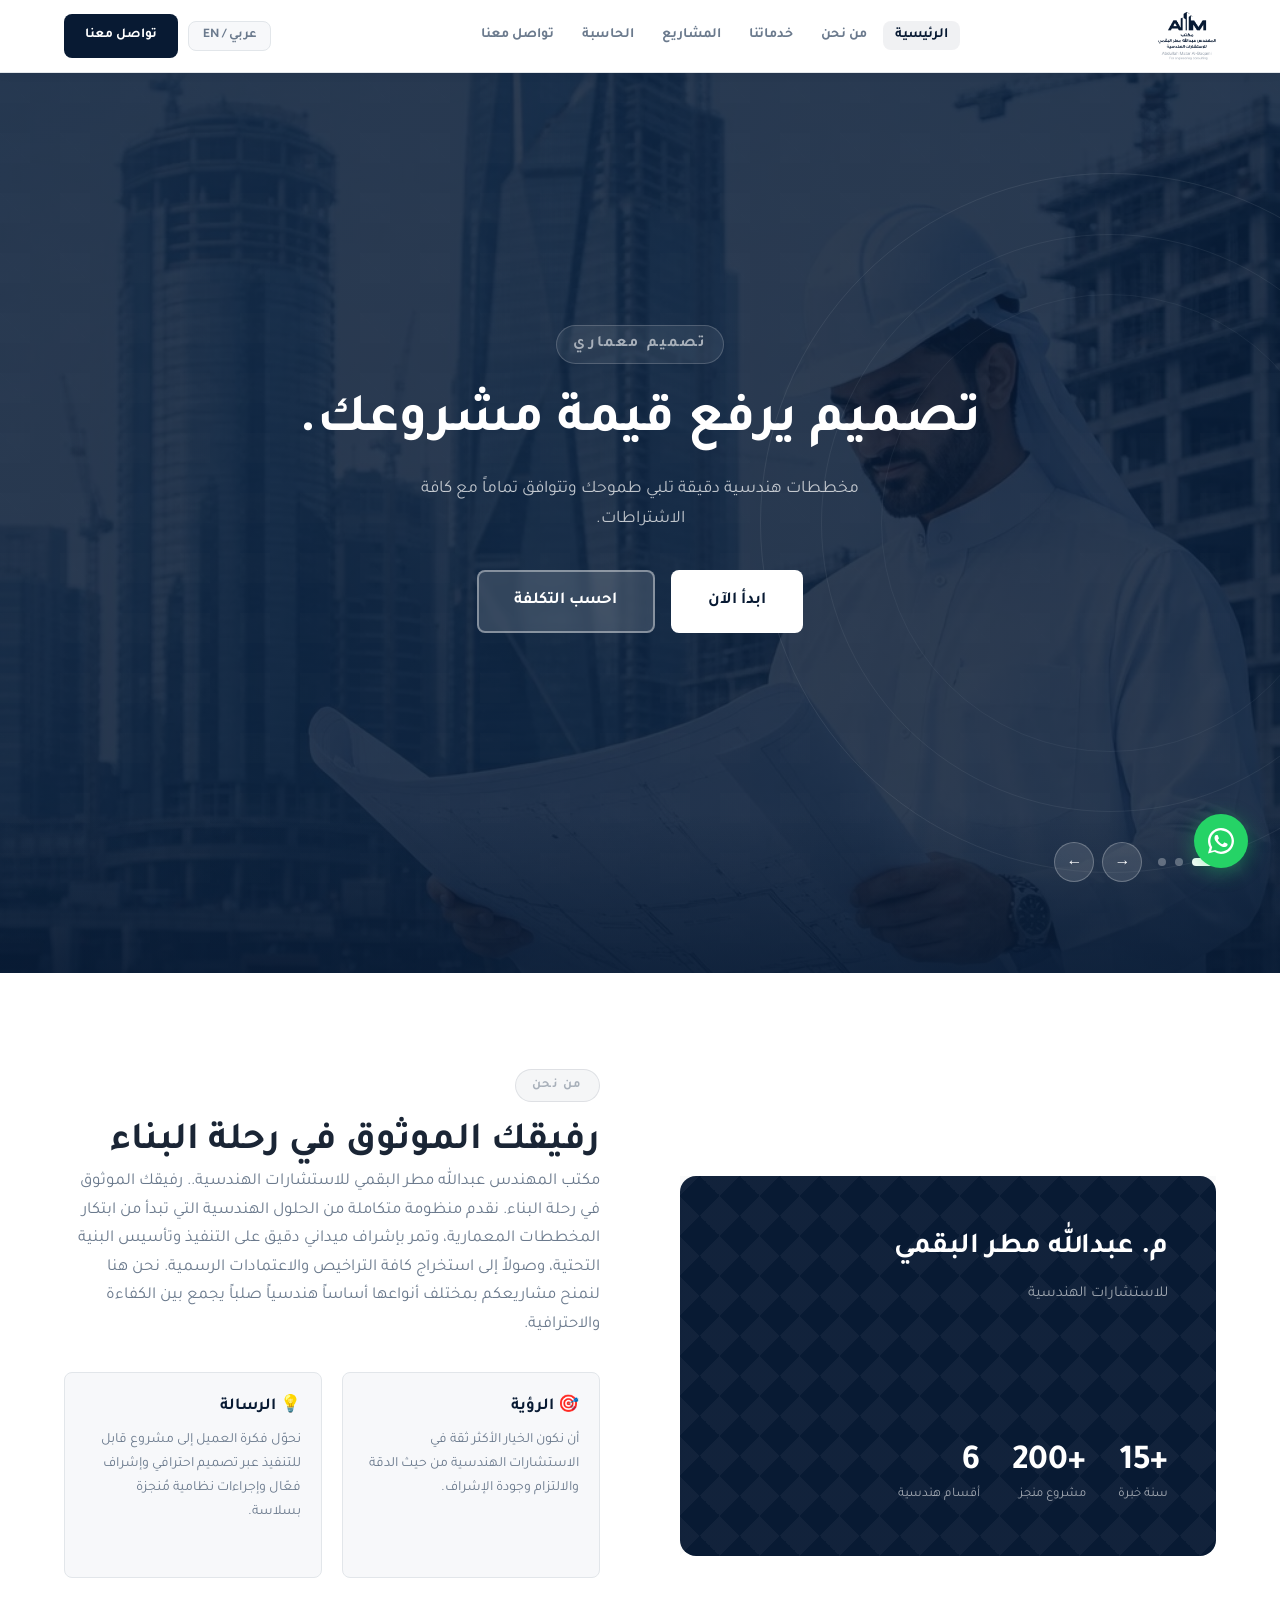
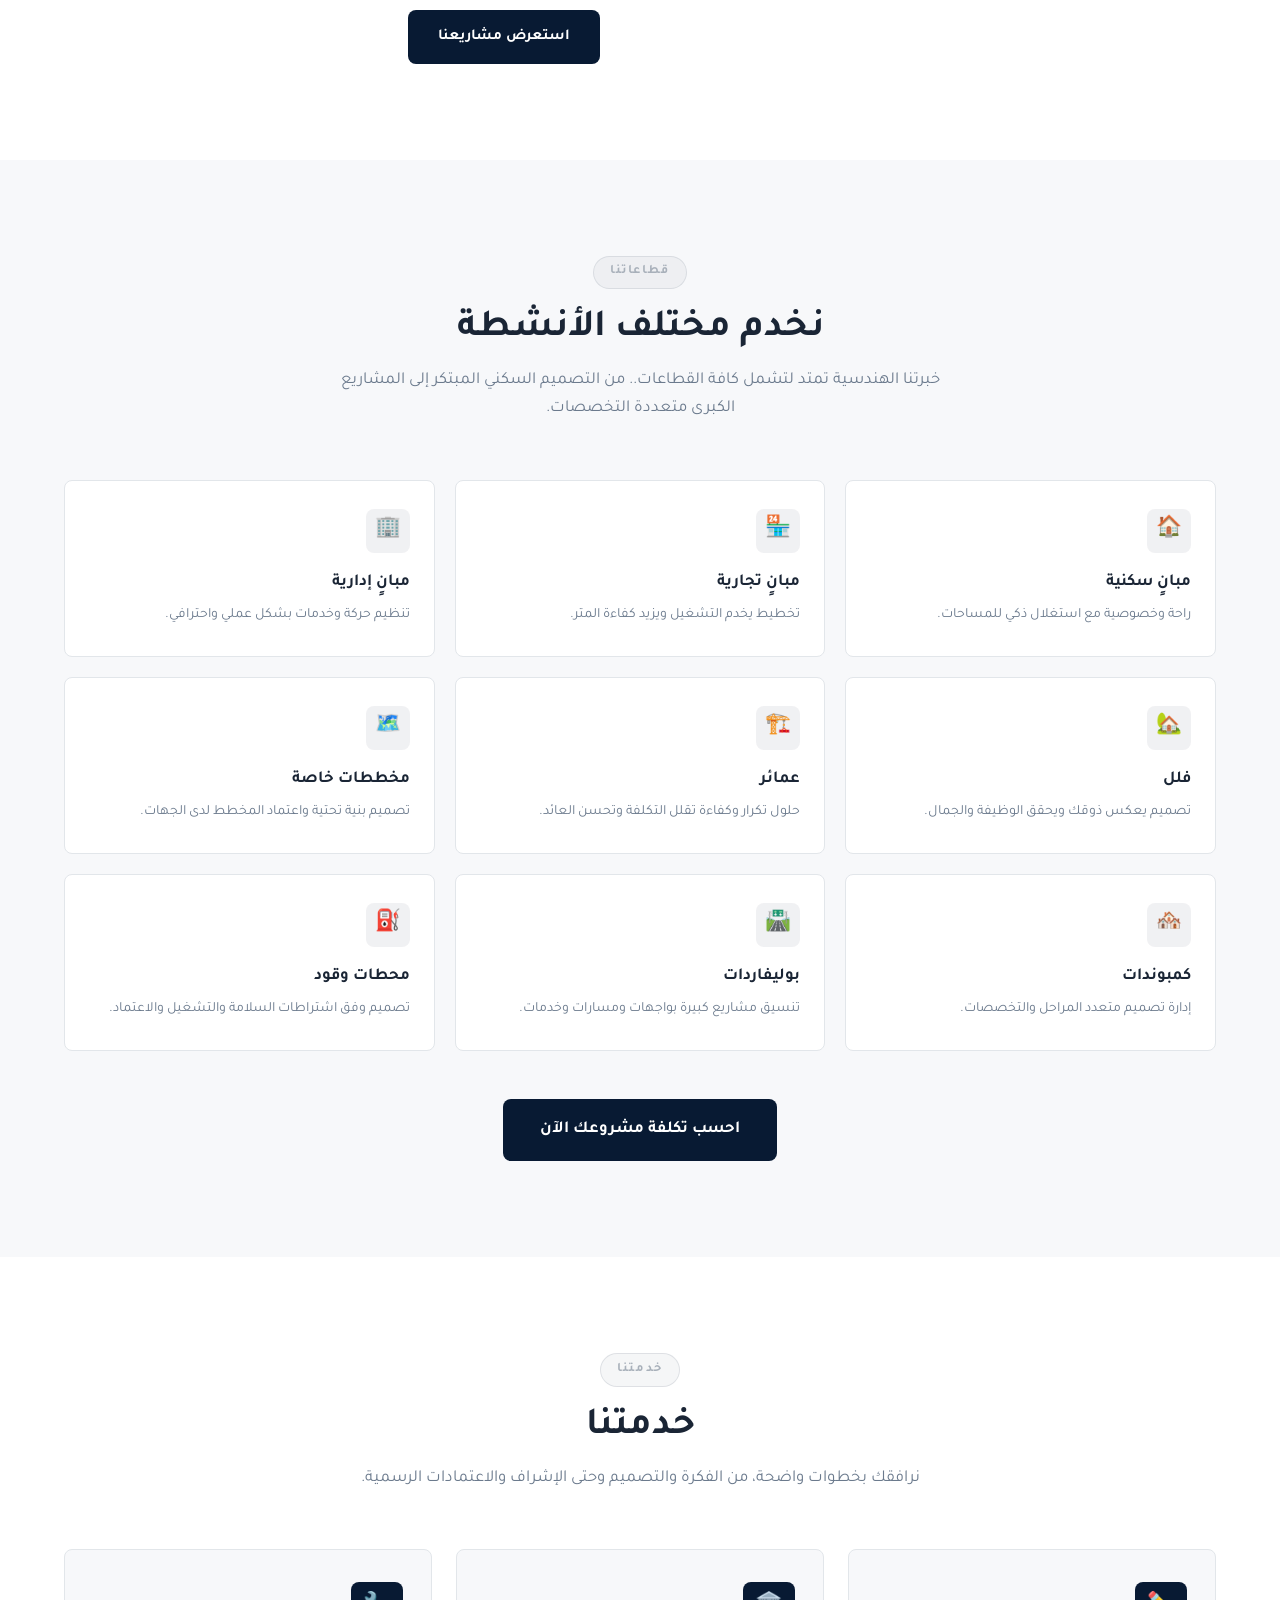
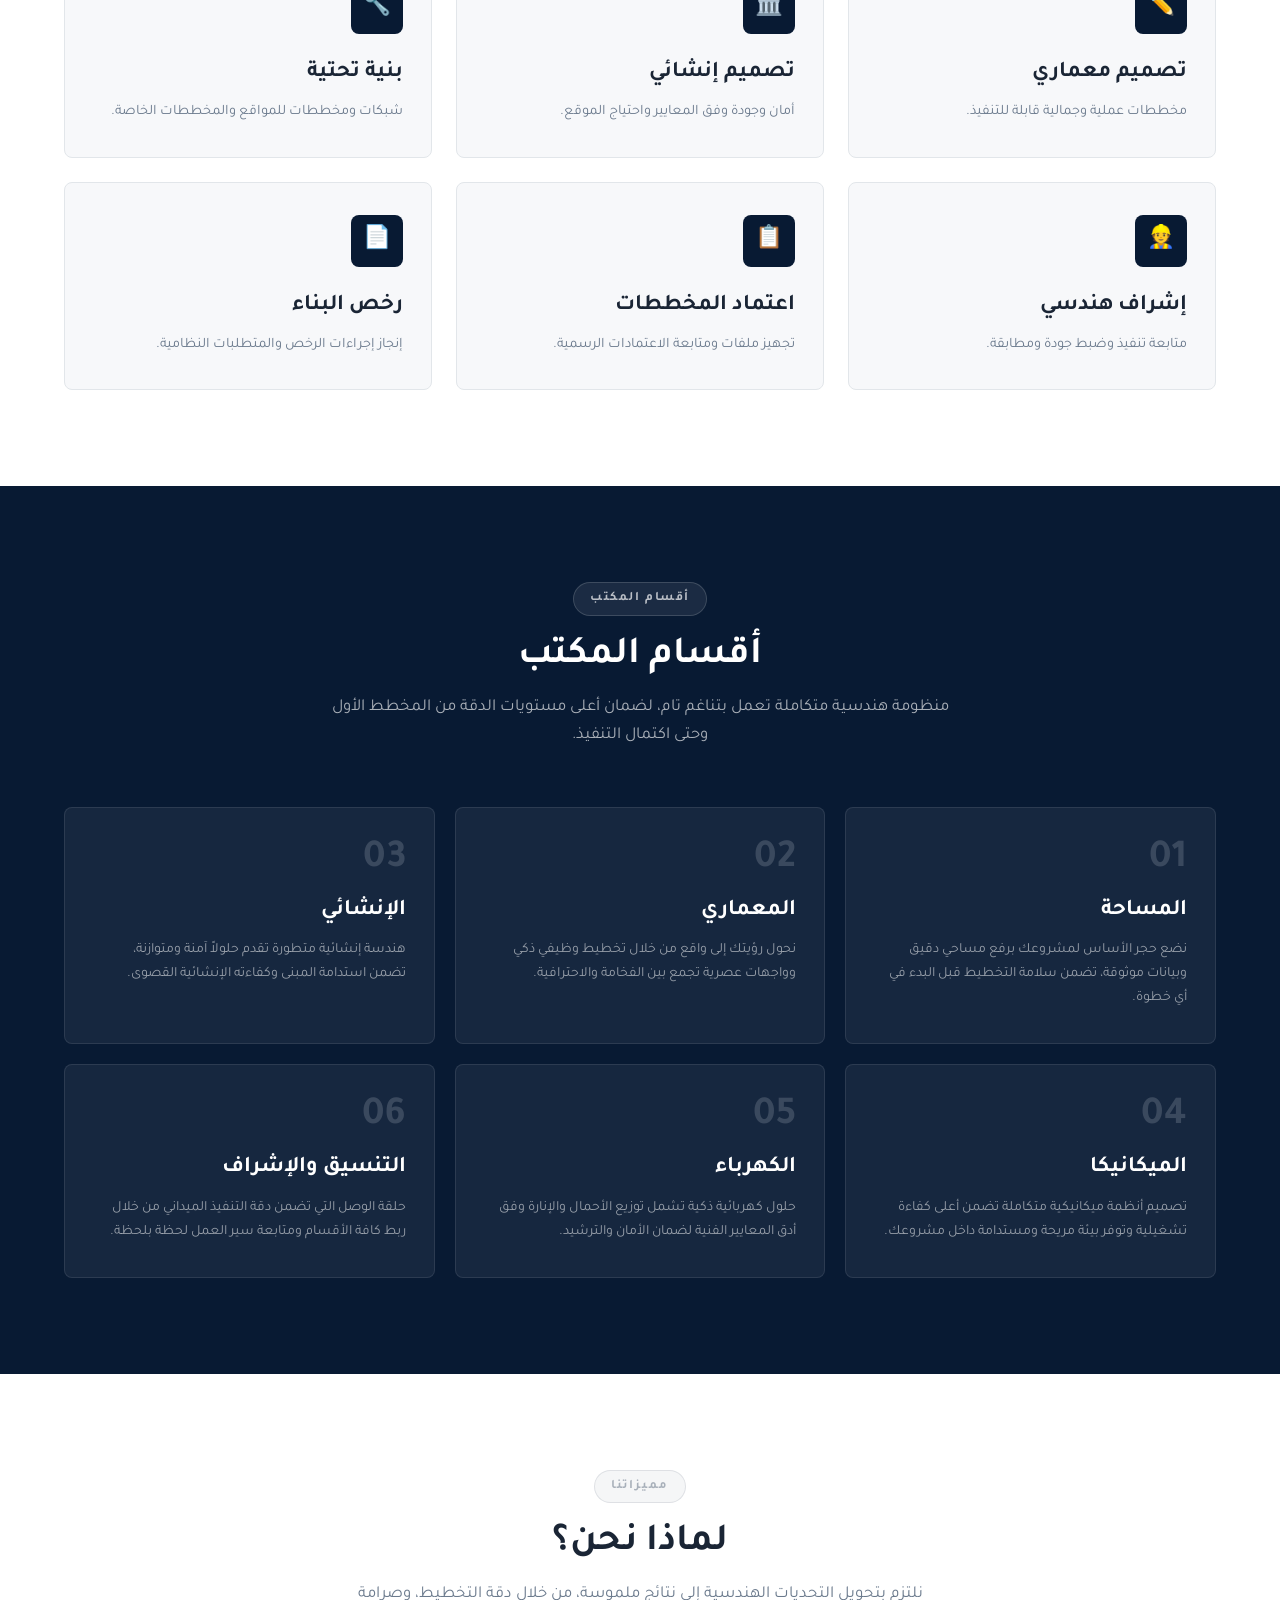
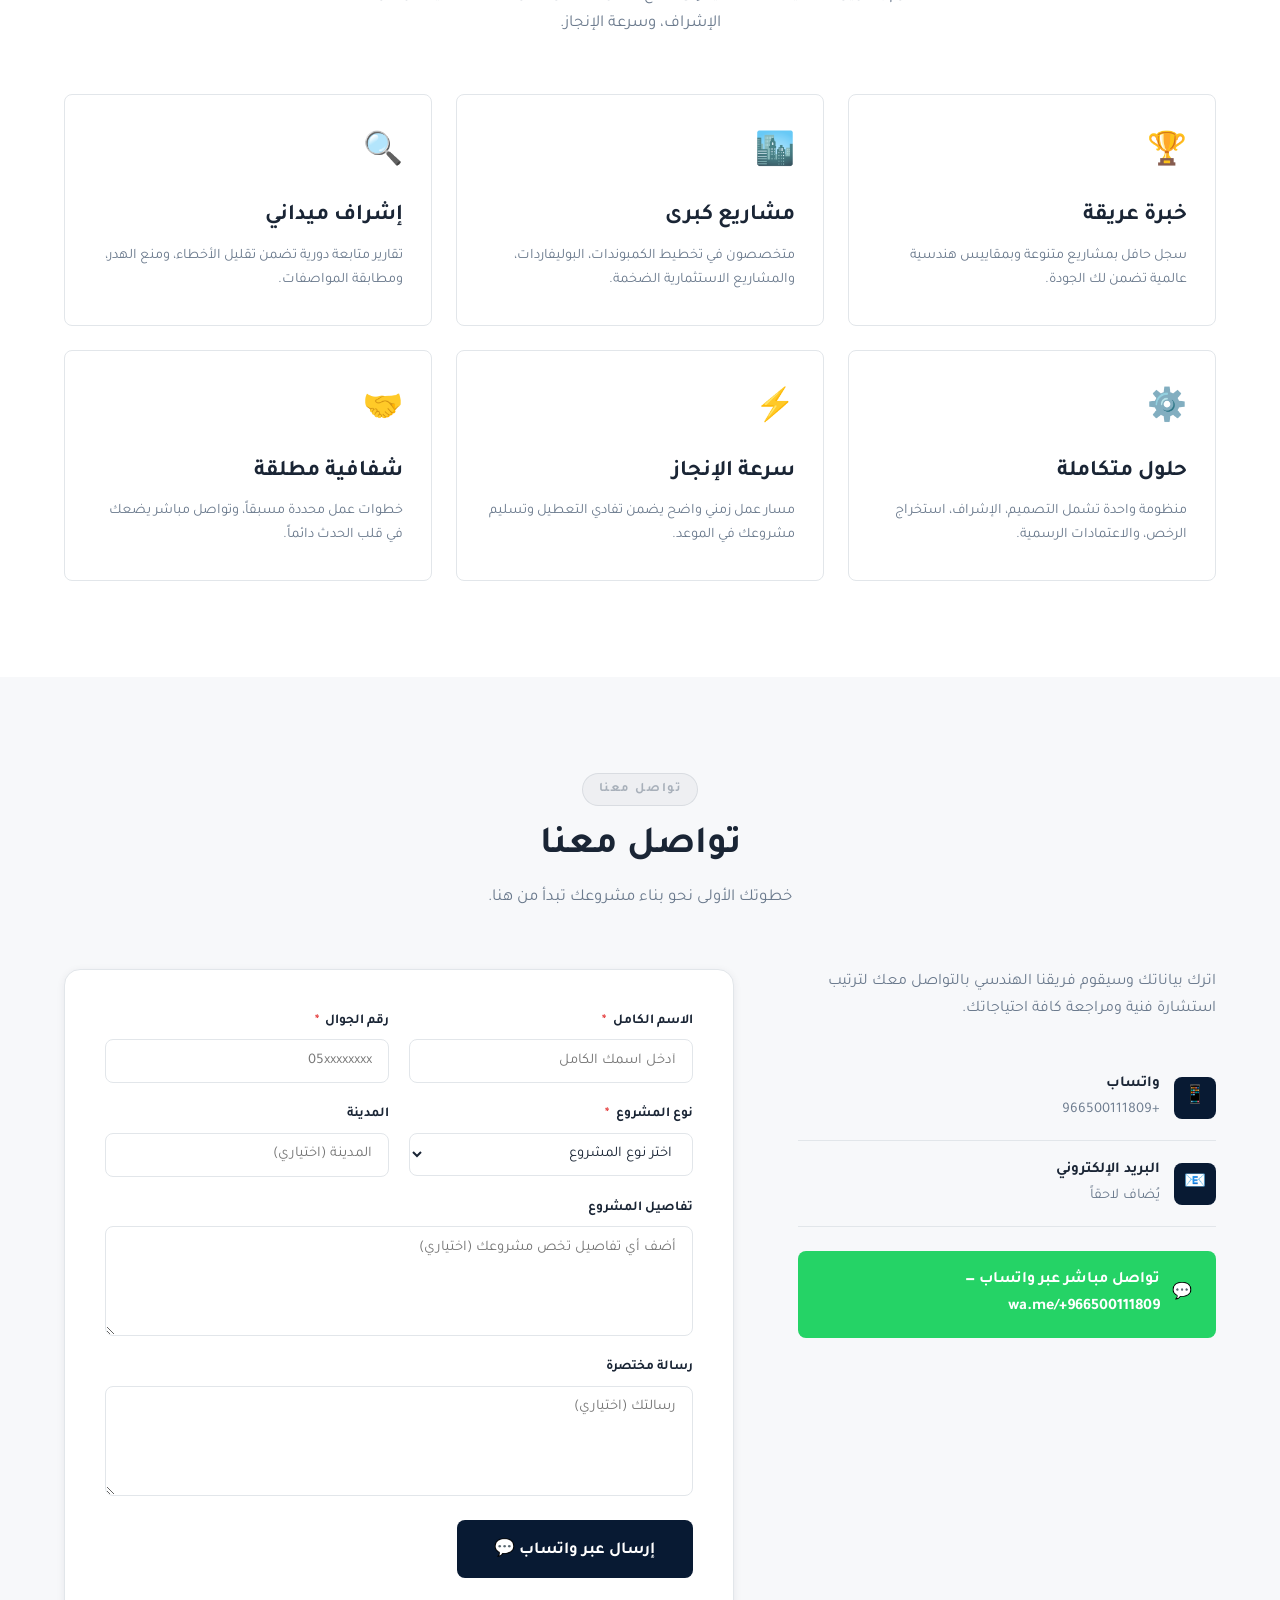
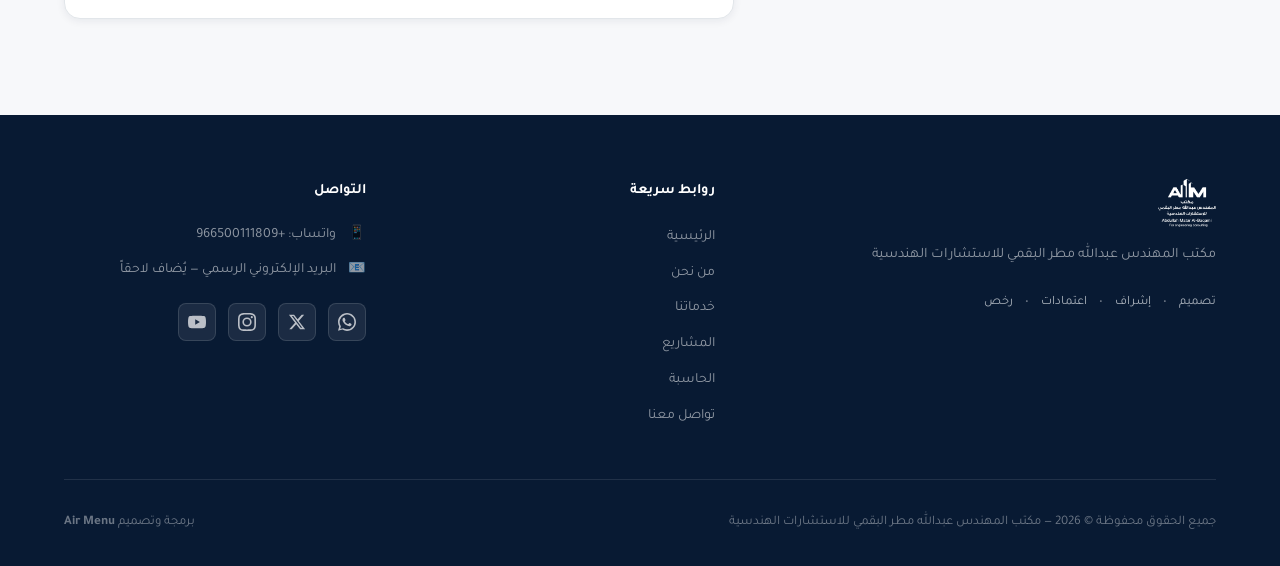
<file: index.html>
<!DOCTYPE html>
<html lang="ar" dir="rtl">
<head>
  <meta charset="UTF-8" />
  <meta name="viewport" content="width=device-width, initial-scale=1.0" />
  <meta name="description" content="مكتب المهندس عبدالله مطر البقمي للاستشارات الهندسية — تصميم معماري، إشراف هندسي، اعتمادات ورخص بناء." />
  <title>مكتب المهندس عبدالله مطر البقمي للاستشارات الهندسية</title>
  <link rel="preconnect" href="https://fonts.googleapis.com" />
  <link rel="preconnect" href="https://fonts.gstatic.com" crossorigin />
  <link href="https://fonts.googleapis.com/css2?family=Tajawal:wght@400;500;700;900&display=swap" rel="stylesheet" />
  <link rel="stylesheet" href="style.css" />
</head>
<body>

<!-- ══════════════════════════════════════════
     الناف بار
════════════════════════════════════════════ -->
<header class="navbar" role="banner">
  <div class="container">
    <nav class="nav-inner" aria-label="القائمة الرئيسية">

      <!-- الشعار — يمين الشريط -->
      <a href="index.html" class="nav-logo" aria-label="الصفحة الرئيسية">
        <img src="assets/Logo.png" alt="Al-Baqmi Engineering Office" height="48" />
      </a>

      <!-- روابط سريعة -->
      <ul class="nav-links" role="list">
        <li><a href="index.html" class="active">الرئيسية</a></li>
        <li><a href="#about">من نحن</a></li>
        <li><a href="#services">خدماتنا</a></li>
        <li><a href="projects.html">المشاريع</a></li>
        <li><a href="calculator.html">الحاسبة</a></li>
        <li><a href="#contact">تواصل معنا</a></li>
      </ul>

      <!-- الإجراءات -->
      <div class="nav-actions">
        <button class="lang-btn" aria-label="تبديل اللغة">عربي / EN</button>
        <a href="#contact" class="btn btn-primary btn-sm">تواصل معنا</a>
        <button class="nav-toggle" aria-label="فتح القائمة" aria-expanded="false">
          <span></span><span></span><span></span>
        </button>
      </div>

    </nav>
  </div>
</header>

<!-- القائمة المتنقلة -->
<nav class="nav-mobile" aria-label="القائمة المتنقلة">
  <a href="index.html">الرئيسية</a>
  <a href="#about">من نحن</a>
  <a href="#services">خدماتنا</a>
  <a href="projects.html">المشاريع</a>
  <a href="calculator.html">الحاسبة</a>
  <a href="#contact">تواصل معنا</a>
  <div style="padding-top:1rem;display:flex;gap:.75rem;flex-wrap:wrap;">
    <a href="#contact" class="btn btn-primary">تواصل معنا</a>
    <a href="https://wa.me/966500111809" target="_blank" rel="noopener" class="btn btn-outline">واتساب 🟢</a>
  </div>
</nav>

<!-- ══════════════════════════════════════════
     الهيرو سيكشن
════════════════════════════════════════════ -->
<main>
<section class="hero" aria-label="الهيرو">
  <div class="hero-circle" aria-hidden="true"></div>
  <div class="container">
    <div class="hero-slider">

      <!-- الشريحة الأولى -->
      <div class="slide active">
        <span class="slide-tag">تصميم معماري</span>
        <h1>تصميم يرفع قيمة مشروعك.</h1>
        <p>مخططات هندسية دقيقة تلبي طموحك وتتوافق تماماً مع كافة الاشتراطات.</p>
        <div class="slide-btns">
          <a href="#contact" class="btn btn-white btn-lg">ابدأ الآن</a>
          <a href="calculator.html" class="btn btn-ghost btn-lg">احسب التكلفة</a>
        </div>
      </div>

      <!-- الشريحة الثانية -->
      <div class="slide">
        <span class="slide-tag">إشراف هندسي</span>
        <h1>إشراف يضمن التنفيذ الصحيح.</h1>
        <p>متابعة ميدانية دقيقة لضبط الجودة، وتجنب الهدر.</p>
        <div class="slide-btns">
          <a href="#contact" class="btn btn-white btn-lg">احجز اليوم</a>
          <a href="#services" class="btn btn-ghost btn-lg">خدماتنا</a>
        </div>
      </div>

      <!-- الشريحة الثالثة -->
      <div class="slide">
        <span class="slide-tag">اعتمادات ورخص</span>
        <h1>ترخيص واعتمادات بدون تعقيد.</h1>
        <p>تجهيز ملفاتك الفنية ومتابعتها مع الجهات المختصة باحترافية كاملة.</p>
        <div class="slide-btns">
          <a href="#contact" class="btn btn-white btn-lg">اعتمد مشروعك</a>
          <a href="#services" class="btn btn-ghost btn-lg">تعرّف أكثر</a>
        </div>
      </div>

      <!-- التحكم بالسلايدر -->
      <div class="slider-controls">
        <div class="slider-dots" role="tablist" aria-label="شرائح الهيرو">
          <button class="dot active" role="tab" aria-label="الشريحة 1" aria-selected="true"></button>
          <button class="dot" role="tab" aria-label="الشريحة 2" aria-selected="false"></button>
          <button class="dot" role="tab" aria-label="الشريحة 3" aria-selected="false"></button>
        </div>
        <div class="slider-arrows">
          <button class="arrow-btn arrow-prev" aria-label="السابق">&#8594;</button>
          <button class="arrow-btn arrow-next" aria-label="التالي">&#8592;</button>
        </div>
      </div>

    </div><!-- /hero-slider -->
  </div>
</section>

<!-- ══════════════════════════════════════════
     من نحن
════════════════════════════════════════════ -->
<section class="section about" id="about" aria-labelledby="about-title">
  <div class="container">
    <div class="about-grid">

      <!-- البطاقة البصرية -->
      <div class="about-visual">
        <div class="about-card">
          <div>
            <h3>م. عبدالله مطر البقمي</h3>
            <p style="color:rgba(255,255,255,.6);margin-top:.5rem;font-size:.95rem;">للاستشارات الهندسية</p>
          </div>
          <div class="about-stats">
            <div class="stat"><strong>+15</strong><span>سنة خبرة</span></div>
            <div class="stat"><strong>+200</strong><span>مشروع منجز</span></div>
            <div class="stat"><strong>6</strong><span>أقسام هندسية</span></div>
          </div>
        </div>
      </div>

      <!-- المحتوى النصي -->
      <div class="about-content">
        <span class="section-tag">من نحن</span>
        <h2 id="about-title">رفيقك الموثوق في رحلة البناء</h2>
        <p>مكتب المهندس عبدالله مطر البقمي للاستشارات الهندسية.. رفيقك الموثوق في رحلة البناء. نقدم منظومة متكاملة من الحلول الهندسية التي تبدأ من ابتكار المخططات المعمارية، وتمر بإشراف ميداني دقيق على التنفيذ وتأسيس البنية التحتية، وصولاً إلى استخراج كافة التراخيص والاعتمادات الرسمية. نحن هنا لنمنح مشاريعكم بمختلف أنواعها أساساً هندسياً صلباً يجمع بين الكفاءة والاحترافية.</p>

        <div class="vision-mission">
          <div class="vm-card">
            <h4>🎯 الرؤية</h4>
            <p>أن نكون الخيار الأكثر ثقة في الاستشارات الهندسية من حيث الدقة والالتزام وجودة الإشراف.</p>
          </div>
          <div class="vm-card">
            <h4>💡 الرسالة</h4>
            <p>نحوّل فكرة العميل إلى مشروع قابل للتنفيذ عبر تصميم احترافي وإشراف فعّال وإجراءات نظامية مُنجزة بسلاسة.</p>
          </div>
        </div>

        <a href="projects.html" class="btn btn-primary">استعرض مشاريعنا</a>
      </div>

    </div>
  </div>
</section>

<!-- ══════════════════════════════════════════
     نخدم مختلف الأنشطة (9 كروت)
════════════════════════════════════════════ -->
<section class="section activities" id="activities" aria-labelledby="activities-title">
  <div class="container">
    <div class="section-header">
      <span class="section-tag">قطاعاتنا</span>
      <h2 id="activities-title">نخدم مختلف الأنشطة</h2>
      <p>خبرتنا الهندسية تمتد لتشمل كافة القطاعات.. من التصميم السكني المبتكر إلى المشاريع الكبرى متعددة التخصصات.</p>
    </div>

    <div class="grid-3" role="list">

      <article class="activity-card" role="listitem">
        <div class="activity-icon" aria-hidden="true">🏠</div>
        <h4>مبانٍ سكنية</h4>
        <p>راحة وخصوصية مع استغلال ذكي للمساحات.</p>
      </article>

      <article class="activity-card" role="listitem">
        <div class="activity-icon" aria-hidden="true">🏪</div>
        <h4>مبانٍ تجارية</h4>
        <p>تخطيط يخدم التشغيل ويزيد كفاءة المتر.</p>
      </article>

      <article class="activity-card" role="listitem">
        <div class="activity-icon" aria-hidden="true">🏢</div>
        <h4>مبانٍ إدارية</h4>
        <p>تنظيم حركة وخدمات بشكل عملي واحترافي.</p>
      </article>

      <article class="activity-card" role="listitem">
        <div class="activity-icon" aria-hidden="true">🏡</div>
        <h4>فلل</h4>
        <p>تصميم يعكس ذوقك ويحقق الوظيفة والجمال.</p>
      </article>

      <article class="activity-card" role="listitem">
        <div class="activity-icon" aria-hidden="true">🏗️</div>
        <h4>عمائر</h4>
        <p>حلول تكرار وكفاءة تقلل التكلفة وتحسن العائد.</p>
      </article>

      <article class="activity-card" role="listitem">
        <div class="activity-icon" aria-hidden="true">🗺️</div>
        <h4>مخططات خاصة</h4>
        <p>تصميم بنية تحتية واعتماد المخطط لدى الجهات.</p>
      </article>

      <article class="activity-card" role="listitem">
        <div class="activity-icon" aria-hidden="true">🏘️</div>
        <h4>كمبوندات</h4>
        <p>إدارة تصميم متعدد المراحل والتخصصات.</p>
      </article>

      <article class="activity-card" role="listitem">
        <div class="activity-icon" aria-hidden="true">🛣️</div>
        <h4>بوليفاردات</h4>
        <p>تنسيق مشاريع كبيرة بواجهات ومسارات وخدمات.</p>
      </article>

      <article class="activity-card" role="listitem">
        <div class="activity-icon" aria-hidden="true">⛽</div>
        <h4>محطات وقود</h4>
        <p>تصميم وفق اشتراطات السلامة والتشغيل والاعتماد.</p>
      </article>

    </div>

    <div class="section-cta">
      <a href="calculator.html" class="btn btn-primary btn-lg">احسب تكلفة مشروعك الآن</a>
    </div>
  </div>
</section>

<!-- ══════════════════════════════════════════
     خدماتنا (6 كروت)
════════════════════════════════════════════ -->
<section class="section services" id="services" aria-labelledby="services-title">
  <div class="container">
    <div class="section-header">
      <span class="section-tag">خدمتنا</span>
      <h2 id="services-title">خدمتنا</h2>
      <p>نرافقك بخطوات واضحة، من الفكرة والتصميم وحتى الإشراف والاعتمادات الرسمية.</p>
    </div>

    <div class="grid-2x3" role="list">

      <article class="service-card" role="listitem">
        <div class="service-icon" aria-hidden="true">✏️</div>
        <h3>تصميم معماري</h3>
        <p>مخططات عملية وجمالية قابلة للتنفيذ.</p>
      </article>

      <article class="service-card" role="listitem">
        <div class="service-icon" aria-hidden="true">🏛️</div>
        <h3>تصميم إنشائي</h3>
        <p>أمان وجودة وفق المعايير واحتياج الموقع.</p>
      </article>

      <article class="service-card" role="listitem">
        <div class="service-icon" aria-hidden="true">🔧</div>
        <h3>بنية تحتية</h3>
        <p>شبكات ومخططات للمواقع والمخططات الخاصة.</p>
      </article>

      <article class="service-card" role="listitem">
        <div class="service-icon" aria-hidden="true">👷</div>
        <h3>إشراف هندسي</h3>
        <p>متابعة تنفيذ وضبط جودة ومطابقة.</p>
      </article>

      <article class="service-card" role="listitem">
        <div class="service-icon" aria-hidden="true">📋</div>
        <h3>اعتماد المخططات</h3>
        <p>تجهيز ملفات ومتابعة الاعتمادات الرسمية.</p>
      </article>

      <article class="service-card" role="listitem">
        <div class="service-icon" aria-hidden="true">📄</div>
        <h3>رخص البناء</h3>
        <p>إنجاز إجراءات الرخص والمتطلبات النظامية.</p>
      </article>

    </div>
  </div>
</section>

<!-- ══════════════════════════════════════════
     أقسام المكتب
════════════════════════════════════════════ -->
<section class="section departments" id="departments" aria-labelledby="dept-title">
  <div class="container">
    <div class="section-header">
      <span class="section-tag">أقسام المكتب</span>
      <h2 id="dept-title">أقسام المكتب</h2>
      <p>منظومة هندسية متكاملة تعمل بتناغم تام، لضمان أعلى مستويات الدقة من المخطط الأول وحتى اكتمال التنفيذ.</p>
    </div>

    <div class="dept-grid" role="list">

      <article class="dept-card" role="listitem">
        <div class="dept-number" aria-hidden="true">01</div>
        <h3>المساحة</h3>
        <p>نضع حجر الأساس لمشروعك برفع مساحي دقيق وبيانات موثوقة، تضمن سلامة التخطيط قبل البدء في أي خطوة.</p>
      </article>

      <article class="dept-card" role="listitem">
        <div class="dept-number" aria-hidden="true">02</div>
        <h3>المعماري</h3>
        <p>نحول رؤيتك إلى واقع من خلال تخطيط وظيفي ذكي وواجهات عصرية تجمع بين الفخامة والاحترافية.</p>
      </article>

      <article class="dept-card" role="listitem">
        <div class="dept-number" aria-hidden="true">03</div>
        <h3>الإنشائي</h3>
        <p>هندسة إنشائية متطورة تقدم حلولاً آمنة ومتوازنة، تضمن استدامة المبنى وكفاءته الإنشائية القصوى.</p>
      </article>

      <article class="dept-card" role="listitem">
        <div class="dept-number" aria-hidden="true">04</div>
        <h3>الميكانيكا</h3>
        <p>تصميم أنظمة ميكانيكية متكاملة تضمن أعلى كفاءة تشغيلية وتوفر بيئة مريحة ومستدامة داخل مشروعك.</p>
      </article>

      <article class="dept-card" role="listitem">
        <div class="dept-number" aria-hidden="true">05</div>
        <h3>الكهرباء</h3>
        <p>حلول كهربائية ذكية تشمل توزيع الأحمال والإنارة وفق أدق المعايير الفنية لضمان الأمان والترشيد.</p>
      </article>

      <article class="dept-card" role="listitem">
        <div class="dept-number" aria-hidden="true">06</div>
        <h3>التنسيق والإشراف</h3>
        <p>حلقة الوصل التي تضمن دقة التنفيذ الميداني من خلال ربط كافة الأقسام ومتابعة سير العمل لحظة بلحظة.</p>
      </article>

    </div>
  </div>
</section>

<!-- ══════════════════════════════════════════
     لماذا نحن؟
════════════════════════════════════════════ -->
<section class="section why-us" id="why" aria-labelledby="why-title">
  <div class="container">
    <div class="section-header">
      <span class="section-tag">مميزاتنا</span>
      <h2 id="why-title">لماذا نحن؟</h2>
      <p>نلتزم بتحويل التحديات الهندسية إلى نتائج ملموسة، من خلال دقة التخطيط، وصرامة الإشراف، وسرعة الإنجاز.</p>
    </div>

    <div class="why-grid" role="list">

      <article class="why-card" role="listitem">
        <div class="why-icon" aria-hidden="true">🏆</div>
        <h3>خبرة عريقة</h3>
        <p>سجل حافل بمشاريع متنوعة وبمقاييس هندسية عالمية تضمن لك الجودة.</p>
      </article>

      <article class="why-card" role="listitem">
        <div class="why-icon" aria-hidden="true">🏙️</div>
        <h3>مشاريع كبرى</h3>
        <p>متخصصون في تخطيط الكمبوندات، البوليفاردات، والمشاريع الاستثمارية الضخمة.</p>
      </article>

      <article class="why-card" role="listitem">
        <div class="why-icon" aria-hidden="true">🔍</div>
        <h3>إشراف ميداني</h3>
        <p>تقارير متابعة دورية تضمن تقليل الأخطاء، ومنع الهدر، ومطابقة المواصفات.</p>
      </article>

      <article class="why-card" role="listitem">
        <div class="why-icon" aria-hidden="true">⚙️</div>
        <h3>حلول متكاملة</h3>
        <p>منظومة واحدة تشمل التصميم، الإشراف، استخراج الرخص، والاعتمادات الرسمية.</p>
      </article>

      <article class="why-card" role="listitem">
        <div class="why-icon" aria-hidden="true">⚡</div>
        <h3>سرعة الإنجاز</h3>
        <p>مسار عمل زمني واضح يضمن تفادي التعطيل وتسليم مشروعك في الموعد.</p>
      </article>

      <article class="why-card" role="listitem">
        <div class="why-icon" aria-hidden="true">🤝</div>
        <h3>شفافية مطلقة</h3>
        <p>خطوات عمل محددة مسبقاً، وتواصل مباشر يضعك في قلب الحدث دائماً.</p>
      </article>

    </div>
  </div>
</section>

<!-- ══════════════════════════════════════════
     تواصل معنا
════════════════════════════════════════════ -->
<section class="section contact" id="contact" aria-labelledby="contact-title">
  <div class="container">
    <div class="section-header">
      <span class="section-tag">تواصل معنا</span>
      <h2 id="contact-title">تواصل معنا</h2>
      <p>خطوتك الأولى نحو بناء مشروعك تبدأ من هنا.</p>
    </div>

    <div class="contact-grid">

      <!-- معلومات التواصل -->
      <div class="contact-info">
        <p>اترك بياناتك وسيقوم فريقنا الهندسي بالتواصل معك لترتيب استشارة فنية ومراجعة كافة احتياجاتك.</p>

        <div class="contact-item">
          <div class="contact-icon" aria-hidden="true">📱</div>
          <div>
            <strong>واتساب</strong>
            <span>+966500111809</span>
          </div>
        </div>

        <div class="contact-item">
          <div class="contact-icon" aria-hidden="true">📧</div>
          <div>
            <strong>البريد الإلكتروني</strong>
            <span>يُضاف لاحقاً</span>
          </div>
        </div>

        <a href="https://wa.me/966500111809" target="_blank" rel="noopener" class="whatsapp-direct" aria-label="تواصل عبر واتساب">
          <span>💬</span>
          <span>تواصل مباشر عبر واتساب — wa.me/+966500111809</span>
        </a>
      </div>

      <!-- الفورم -->
      <div class="contact-form-card">
        <form id="contactForm" novalidate aria-label="نموذج التواصل">
          <div class="form-grid">

            <!-- الاسم الكامل -->
            <div class="form-group">
              <label for="fullname">الاسم الكامل <span class="req" aria-label="إلزامي">*</span></label>
              <input type="text" id="fullname" name="fullname" placeholder="أدخل اسمك الكامل" required autocomplete="name" />
            </div>

            <!-- رقم الجوال -->
            <div class="form-group">
              <label for="phone">رقم الجوال <span class="req" aria-label="إلزامي">*</span></label>
              <input type="tel" id="phone" name="phone" placeholder="05xxxxxxxx" required autocomplete="tel" />
            </div>

            <!-- نوع المشروع -->
            <div class="form-group">
              <label for="ptype">نوع المشروع <span class="req" aria-label="إلزامي">*</span></label>
              <select id="ptype" name="ptype" required>
                <option value="" disabled selected>اختر نوع المشروع</option>
                <option>سكني</option>
                <option>تجاري</option>
                <option>إداري</option>
                <option>فيلا</option>
                <option>عمارة</option>
                <option>كمبوند</option>
                <option>بوليفار</option>
                <option>محطة وقود</option>
                <option>أخرى</option>
              </select>
            </div>

            <!-- المدينة -->
            <div class="form-group">
              <label for="city">المدينة</label>
              <input type="text" id="city" name="city" placeholder="المدينة (اختياري)" autocomplete="address-level2" />
            </div>

            <!-- تفاصيل المشروع -->
            <div class="form-group form-full">
              <label for="details">تفاصيل المشروع</label>
              <textarea id="details" name="details" rows="3" placeholder="أضف أي تفاصيل تخص مشروعك (اختياري)"></textarea>
            </div>

            <!-- رسالة مختصرة -->
            <div class="form-group form-full">
              <label for="message">رسالة مختصرة</label>
              <textarea id="message" name="message" rows="3" placeholder="رسالتك (اختياري)"></textarea>
            </div>

          </div>

          <div class="form-submit">
            <button type="submit" class="btn btn-primary btn-lg">إرسال عبر واتساب 💬</button>
          </div>

          <div class="success-msg" role="alert" aria-live="polite">
            <span>✅</span>
            <span>تم إرسال بياناتك! سيتم تحويلك لواتساب الآن.</span>
          </div>

        </form>
      </div>

    </div>
  </div>
</section>
</main>

<!-- ══════════════════════════════════════════
     الفوتر
════════════════════════════════════════════ -->
<footer class="footer" role="contentinfo">
  <div class="container">
    <div class="footer-grid">

      <!-- العمود الأول: عن المكتب -->
      <div class="footer-about">
        <div class="footer-logo">
          <img src="assets/Logo W.png" alt="Al-Baqmi Engineering Office" height="48" />
        </div>
        <p>مكتب المهندس عبدالله مطر البقمي للاستشارات الهندسية</p>
        <div class="footer-tagline">
          <span>تصميم</span>•<span>إشراف</span>•<span>اعتمادات</span>•<span>رخص</span>
        </div>
      </div>

      <!-- العمود الثاني: روابط سريعة -->
      <div class="footer-col">
        <h4>روابط سريعة</h4>
        <ul class="footer-links">
          <li><a href="index.html">الرئيسية</a></li>
          <li><a href="#about">من نحن</a></li>
          <li><a href="#services">خدماتنا</a></li>
          <li><a href="projects.html">المشاريع</a></li>
          <li><a href="calculator.html">الحاسبة</a></li>
          <li><a href="#contact">تواصل معنا</a></li>
        </ul>
      </div>

      <!-- العمود الثالث: التواصل -->
      <div class="footer-col">
        <h4>التواصل</h4>
        <div class="footer-contact-item">
          <span>📱</span>
          <span>واتساب: +966500111809</span>
        </div>
        <div class="footer-contact-item">
          <span>📧</span>
          <span>البريد الإلكتروني الرسمي — يُضاف لاحقاً</span>
        </div>

        <div class="social-icons" aria-label="وسائل التواصل الاجتماعي">
          <a href="https://wa.me/966500111809" target="_blank" rel="noopener" class="social-icon" aria-label="واتساب">
            <svg viewBox="0 0 24 24" width="18" height="18" fill="currentColor"><path d="M17.472 14.382c-.297-.149-1.758-.867-2.03-.967-.273-.099-.471-.148-.67.15-.197.297-.767.966-.94 1.164-.173.199-.347.223-.644.075-.297-.15-1.255-.463-2.39-1.475-.883-.788-1.48-1.761-1.653-2.059-.173-.297-.018-.458.13-.606.134-.133.298-.347.446-.52.149-.174.198-.298.298-.497.099-.198.05-.371-.025-.52-.075-.149-.669-1.612-.916-2.207-.242-.579-.487-.5-.669-.51-.173-.008-.371-.01-.57-.01-.198 0-.52.074-.792.372-.272.297-1.04 1.016-1.04 2.479 0 1.462 1.065 2.875 1.213 3.074.149.198 2.096 3.2 5.077 4.487.709.306 1.262.489 1.694.625.712.227 1.36.195 1.871.118.571-.085 1.758-.719 2.006-1.413.248-.694.248-1.289.173-1.413-.074-.124-.272-.198-.57-.347z"/><path d="M12 0C5.373 0 0 5.373 0 12c0 2.125.558 4.12 1.535 5.845L.057 23.5l5.818-1.527A11.94 11.94 0 0 0 12 24c6.627 0 12-5.373 12-12S18.627 0 12 0zm0 21.818a9.81 9.81 0 0 1-5.003-1.368l-.36-.214-3.717.976.992-3.617-.235-.371A9.818 9.818 0 1 1 12 21.818z"/></svg>
          </a>
          <a href="#" class="social-icon" aria-label="تويتر X">
            <svg viewBox="0 0 24 24" width="18" height="18" fill="currentColor"><path d="M18.244 2.25h3.308l-7.227 8.26 8.502 11.24H16.17l-5.214-6.817L4.99 21.75H1.68l7.73-8.835L1.254 2.25H8.08l4.713 6.231zm-1.161 17.52h1.833L7.084 4.126H5.117z"/></svg>
          </a>
          <a href="#" class="social-icon" aria-label="إنستغرام">
            <svg viewBox="0 0 24 24" width="18" height="18" fill="currentColor"><path d="M12 2.163c3.204 0 3.584.012 4.85.07 3.252.148 4.771 1.691 4.919 4.919.058 1.265.069 1.645.069 4.849 0 3.205-.012 3.584-.069 4.849-.149 3.225-1.664 4.771-4.919 4.919-1.266.058-1.644.07-4.85.07-3.204 0-3.584-.012-4.849-.07-3.26-.149-4.771-1.699-4.919-4.92-.058-1.265-.07-1.644-.07-4.849 0-3.204.013-3.583.07-4.849.149-3.227 1.664-4.771 4.919-4.919 1.266-.057 1.645-.069 4.849-.069zM12 0C8.741 0 8.333.014 7.053.072 2.695.272.273 2.69.073 7.052.014 8.333 0 8.741 0 12c0 3.259.014 3.668.072 4.948.2 4.358 2.618 6.78 6.98 6.98C8.333 23.986 8.741 24 12 24c3.259 0 3.668-.014 4.948-.072 4.354-.2 6.782-2.618 6.979-6.98.059-1.28.073-1.689.073-4.948 0-3.259-.014-3.667-.072-4.947-.196-4.354-2.617-6.78-6.979-6.98C15.668.014 15.259 0 12 0zm0 5.838a6.162 6.162 0 1 0 0 12.324 6.162 6.162 0 0 0 0-12.324zM12 16a4 4 0 1 1 0-8 4 4 0 0 1 0 8zm6.406-11.845a1.44 1.44 0 1 0 0 2.881 1.44 1.44 0 0 0 0-2.881z"/></svg>
          </a>
          <a href="#" class="social-icon" aria-label="يوتيوب">
            <svg viewBox="0 0 24 24" width="18" height="18" fill="currentColor"><path d="M23.495 6.205a3.007 3.007 0 0 0-2.088-2.088c-1.87-.501-9.396-.501-9.396-.501s-7.507-.01-9.396.501A3.007 3.007 0 0 0 .527 6.205a31.247 31.247 0 0 0-.522 5.805 31.247 31.247 0 0 0 .522 5.783 3.007 3.007 0 0 0 2.088 2.088c1.868.502 9.396.502 9.396.502s7.506 0 9.396-.502a3.007 3.007 0 0 0 2.088-2.088 31.247 31.247 0 0 0 .5-5.783 31.247 31.247 0 0 0-.5-5.805zM9.609 15.601V8.408l6.264 3.602z"/></svg>
          </a>
        </div>
      </div>

    </div>

    <!-- حقوق الملكية -->
    <div class="footer-bottom">
      <p>جميع الحقوق محفوظة &copy; <span id="year"></span> — مكتب المهندس عبدالله مطر البقمي للاستشارات الهندسية</p>
      <p>برمجة وتصميم <strong>Air Menu</strong></p>
    </div>
  </div>
</footer>

<!-- زر الرجوع للأعلى -->
<button class="scroll-top" aria-label="الرجوع للأعلى">&#8679;</button>

<!-- زر واتساب العائم -->
<a href="https://wa.me/966500111809" target="_blank" rel="noopener" class="wa-float" aria-label="تواصل عبر واتساب">
  <svg viewBox="0 0 24 24" width="26" height="26" fill="white"><path d="M17.472 14.382c-.297-.149-1.758-.867-2.03-.967-.273-.099-.471-.148-.67.15-.197.297-.767.966-.94 1.164-.173.199-.347.223-.644.075-.297-.15-1.255-.463-2.39-1.475-.883-.788-1.48-1.761-1.653-2.059-.173-.297-.018-.458.13-.606.134-.133.298-.347.446-.52.149-.174.198-.298.298-.497.099-.198.05-.371-.025-.52-.075-.149-.669-1.612-.916-2.207-.242-.579-.487-.5-.669-.51-.173-.008-.371-.01-.57-.01-.198 0-.52.074-.792.372-.272.297-1.04 1.016-1.04 2.479 0 1.462 1.065 2.875 1.213 3.074.149.198 2.096 3.2 5.077 4.487.709.306 1.262.489 1.694.625.712.227 1.36.195 1.871.118.571-.085 1.758-.719 2.006-1.413.248-.694.248-1.289.173-1.413-.074-.124-.272-.198-.57-.347z"/><path d="M12 0C5.373 0 0 5.373 0 12c0 2.125.558 4.12 1.535 5.845L.057 23.5l5.818-1.527A11.94 11.94 0 0 0 12 24c6.627 0 12-5.373 12-12S18.627 0 12 0zm0 21.818a9.81 9.81 0 0 1-5.003-1.368l-.36-.214-3.717.976.992-3.617-.235-.371A9.818 9.818 0 1 1 12 21.818z"/></svg>
</a>

<script>
  document.getElementById('year').textContent = new Date().getFullYear();
</script>
<script src="script.js"></script>
</body>
</html>
</file>
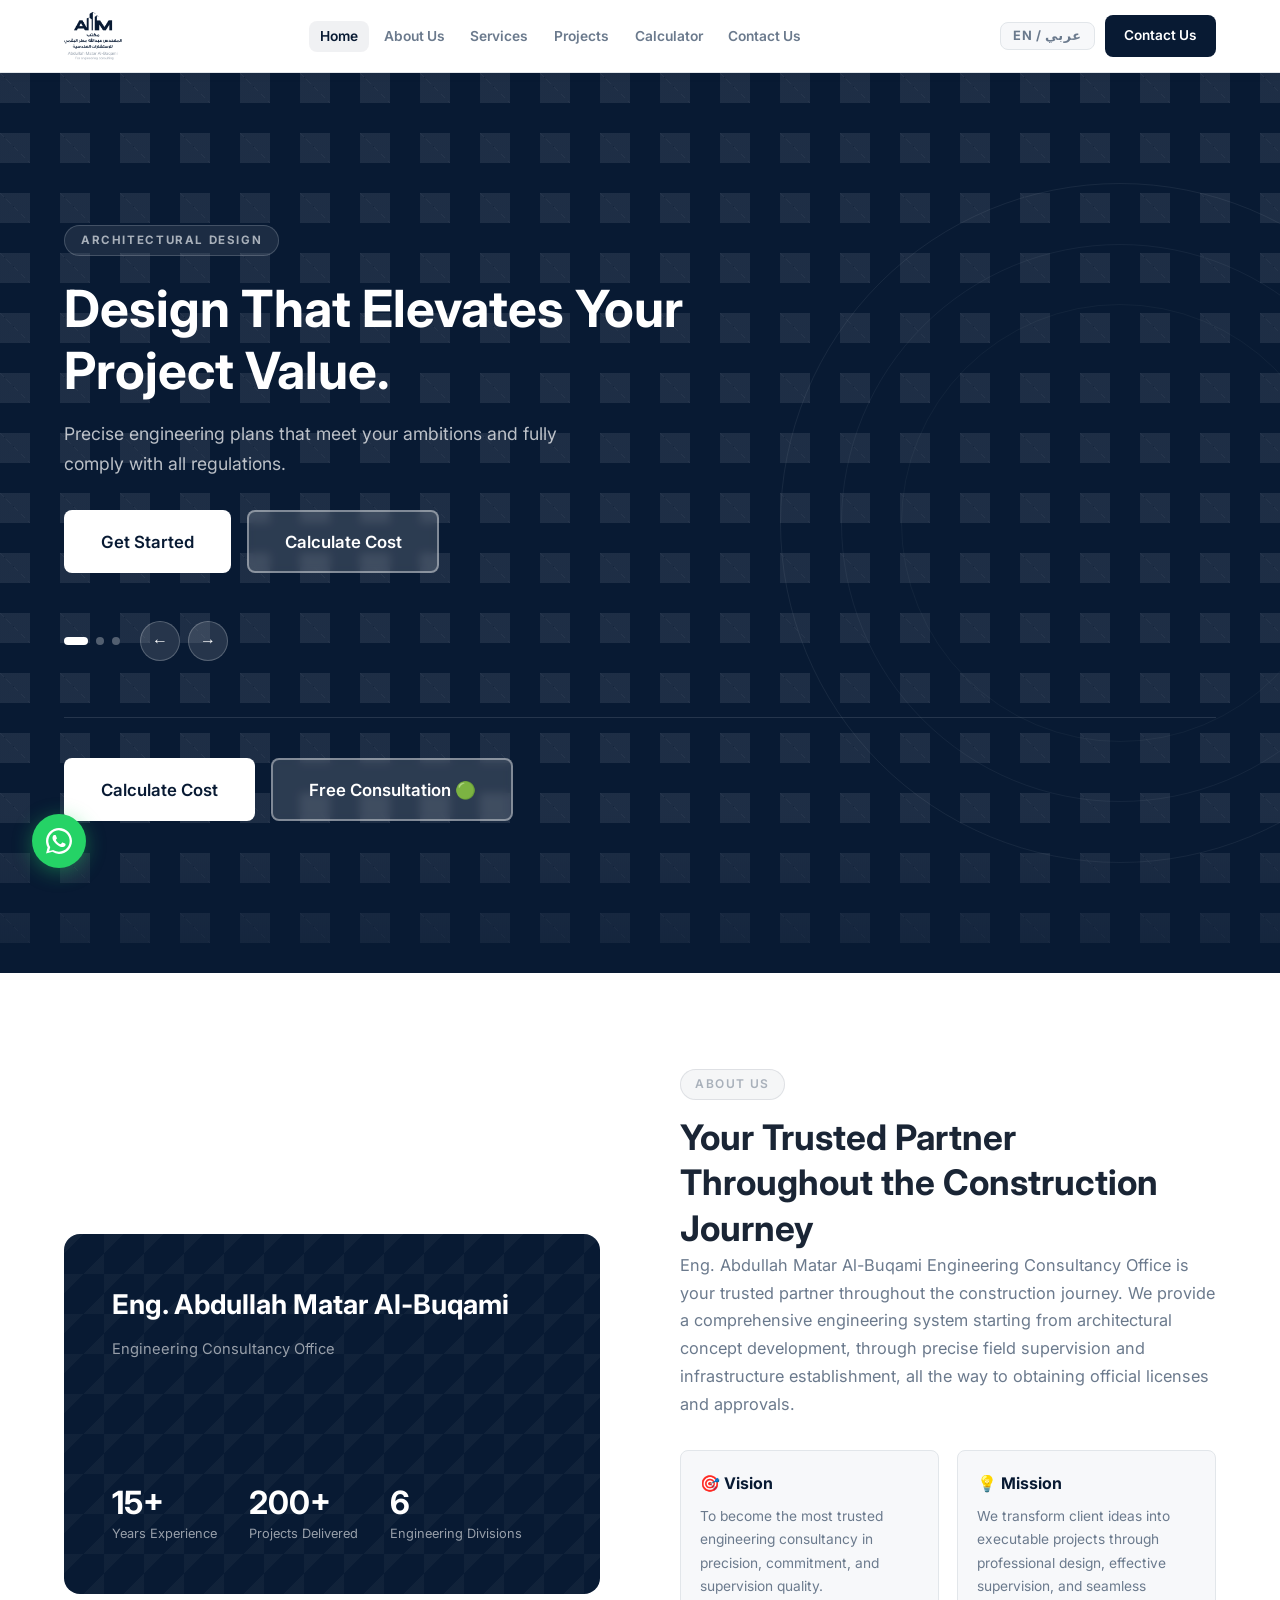
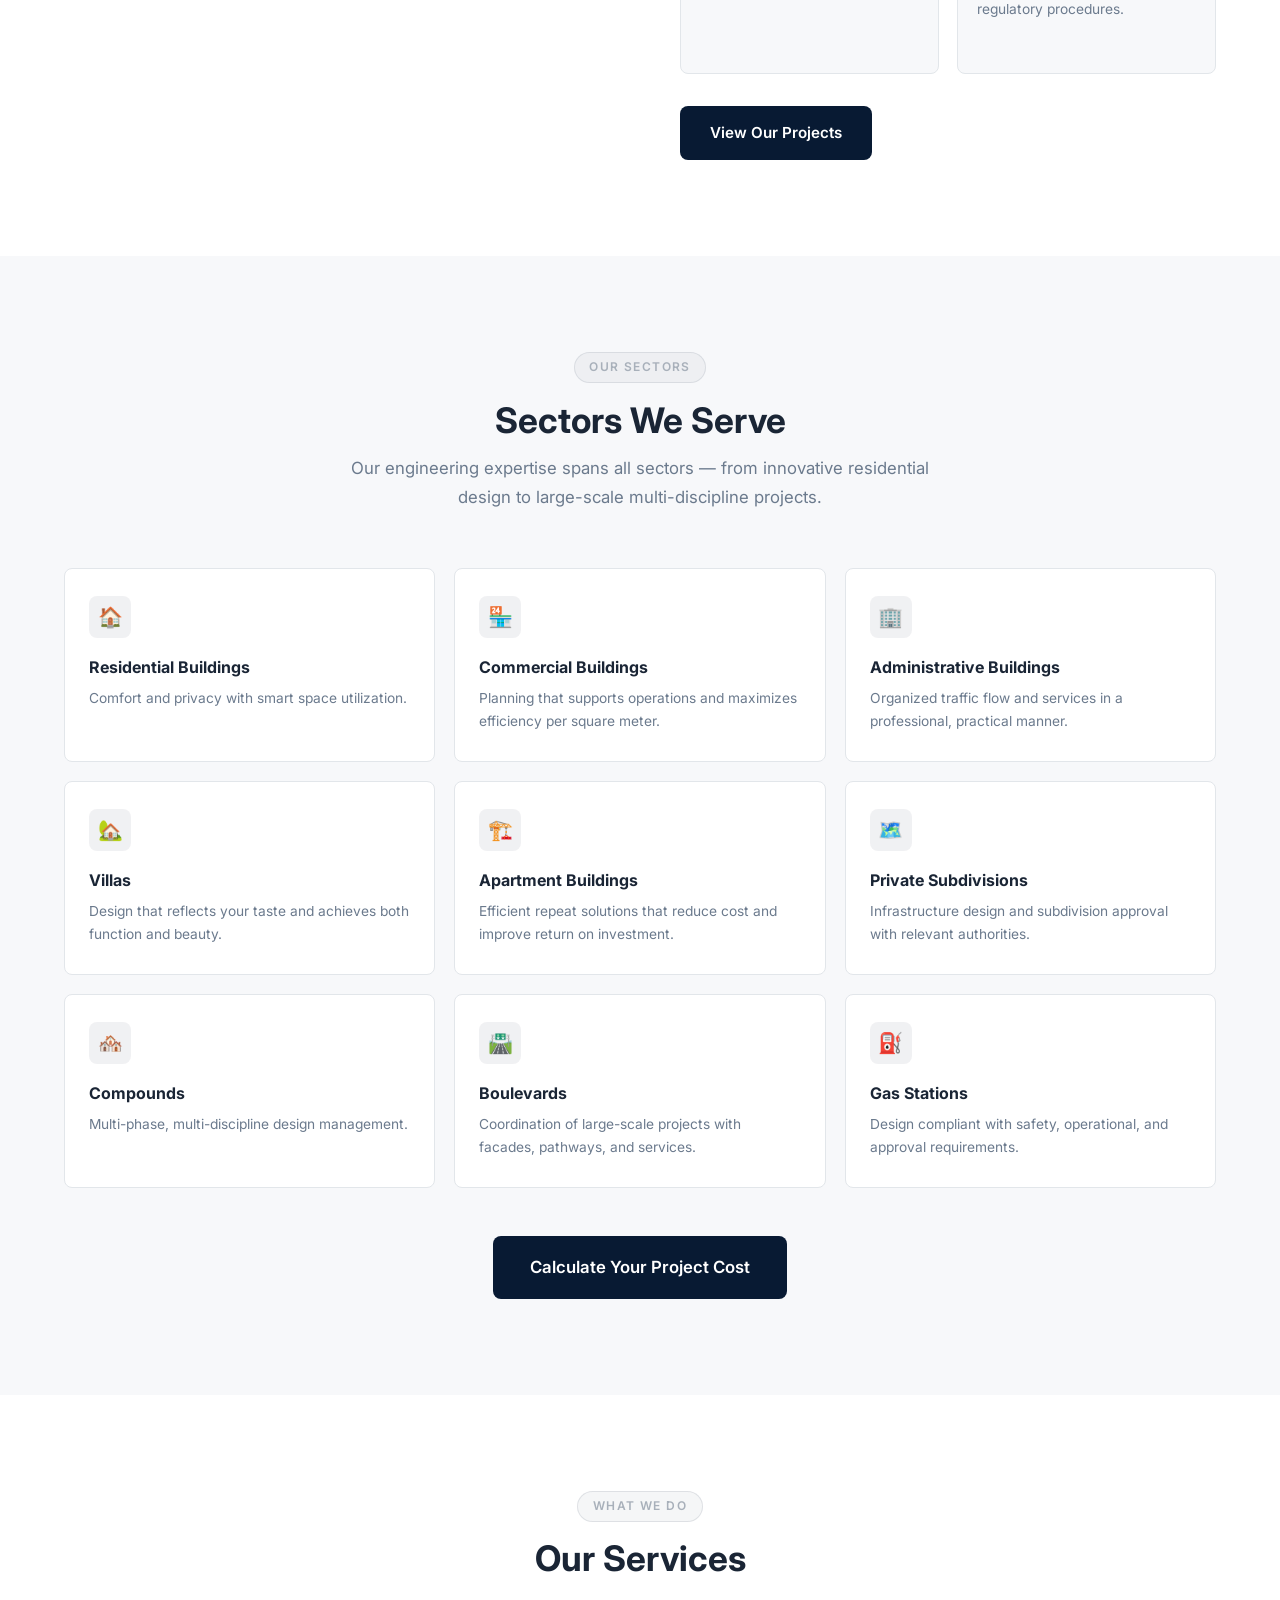
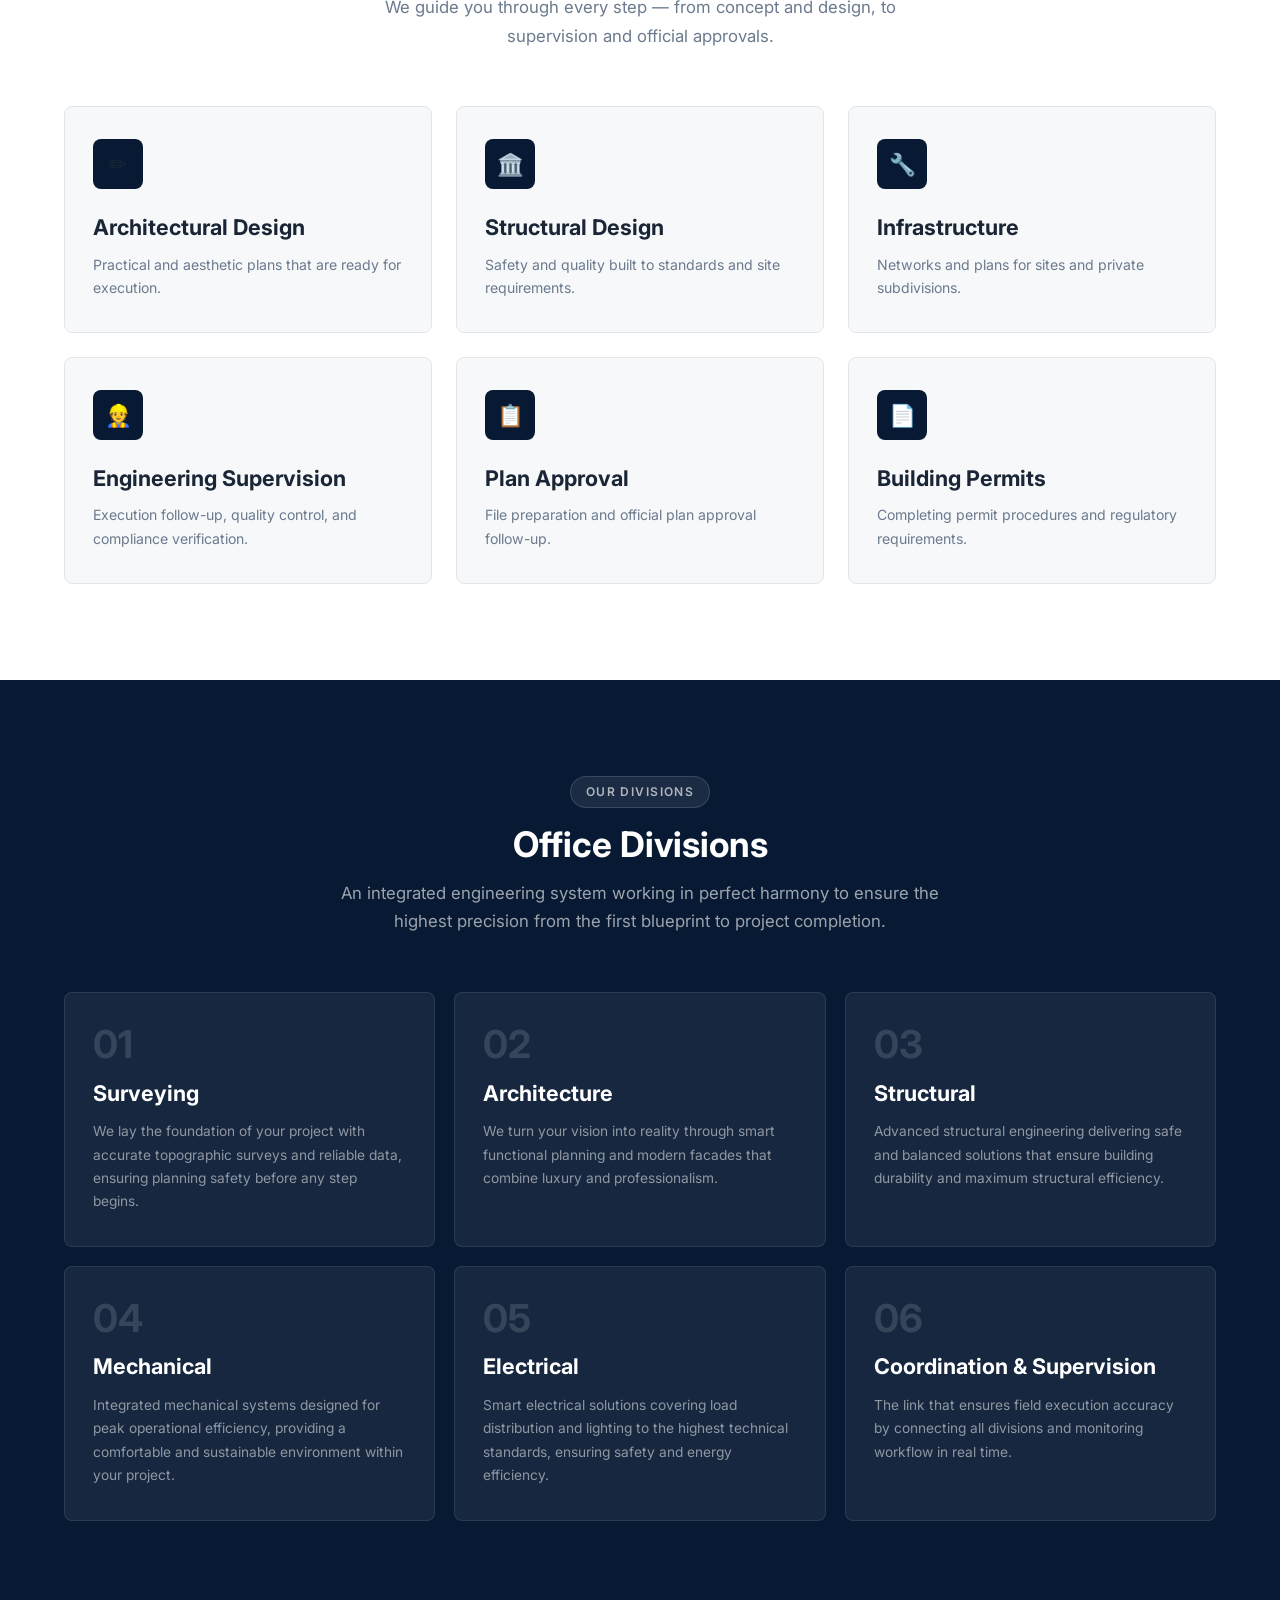
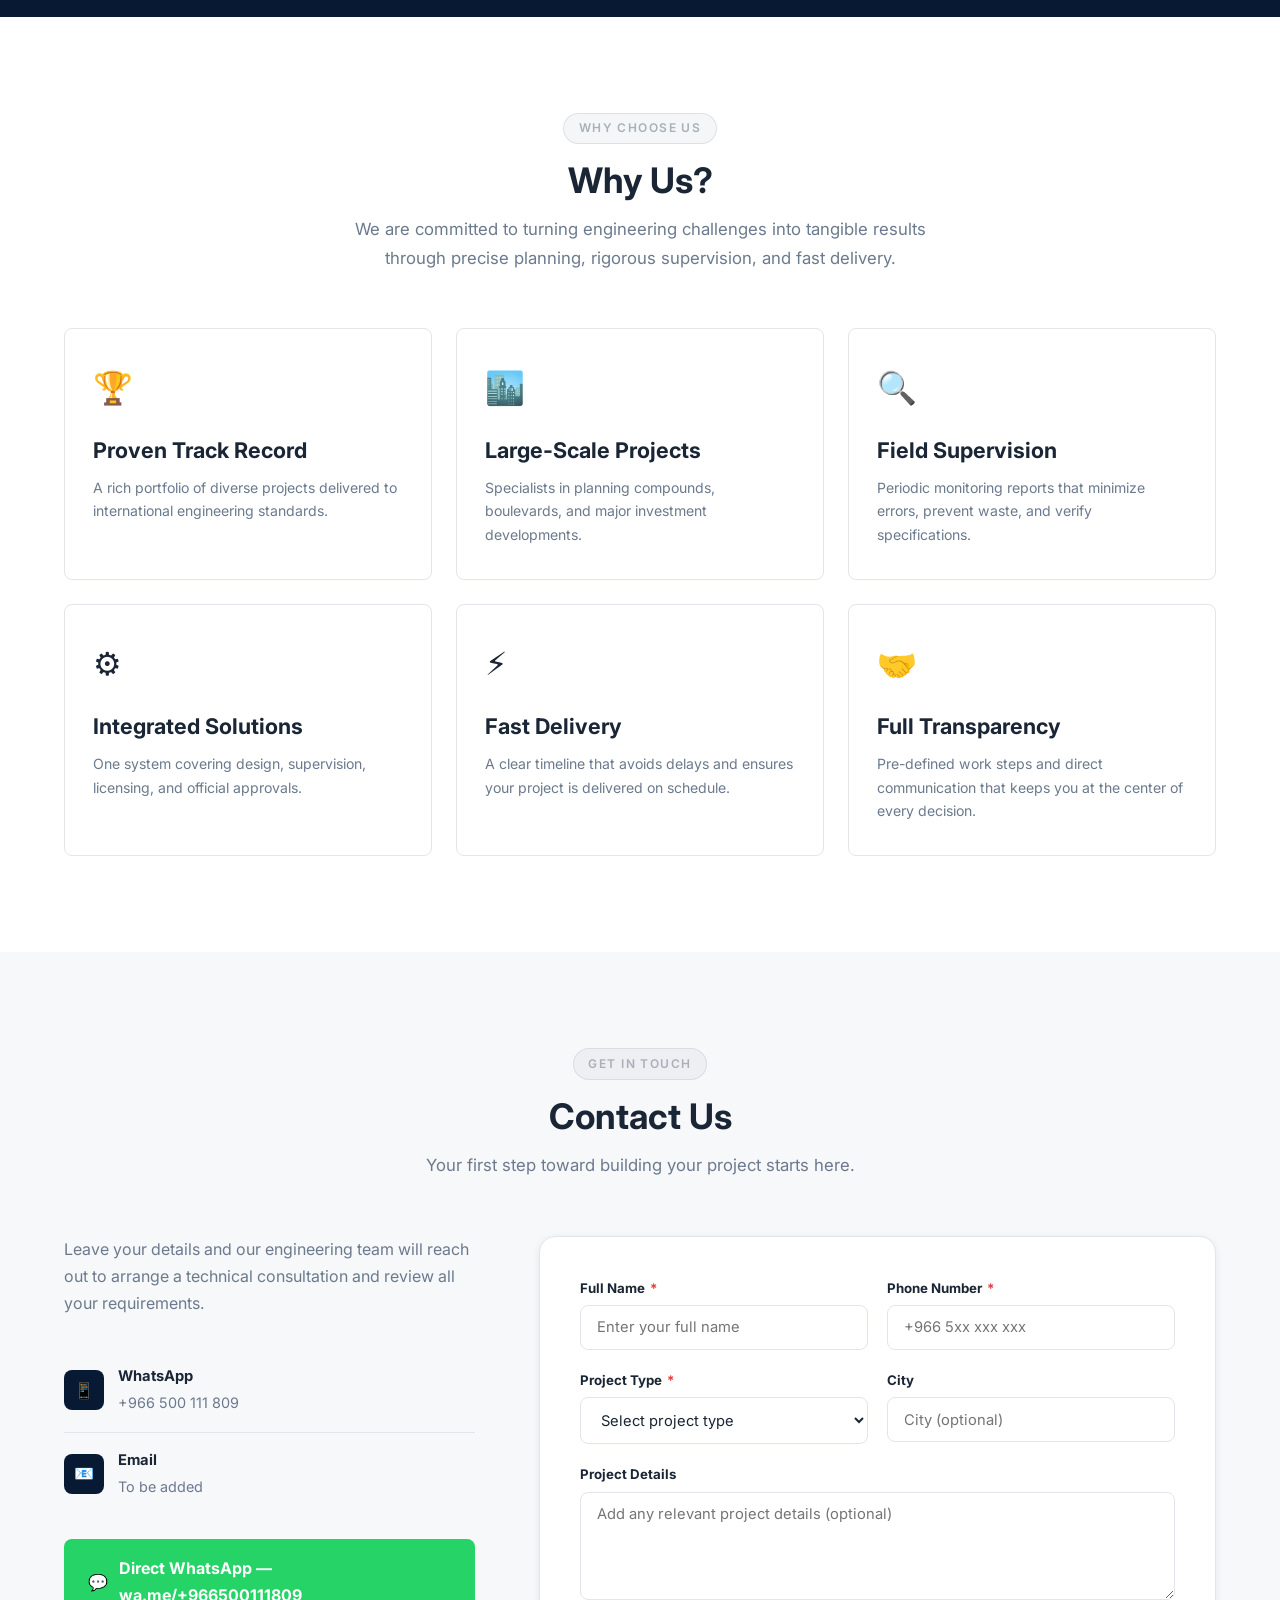
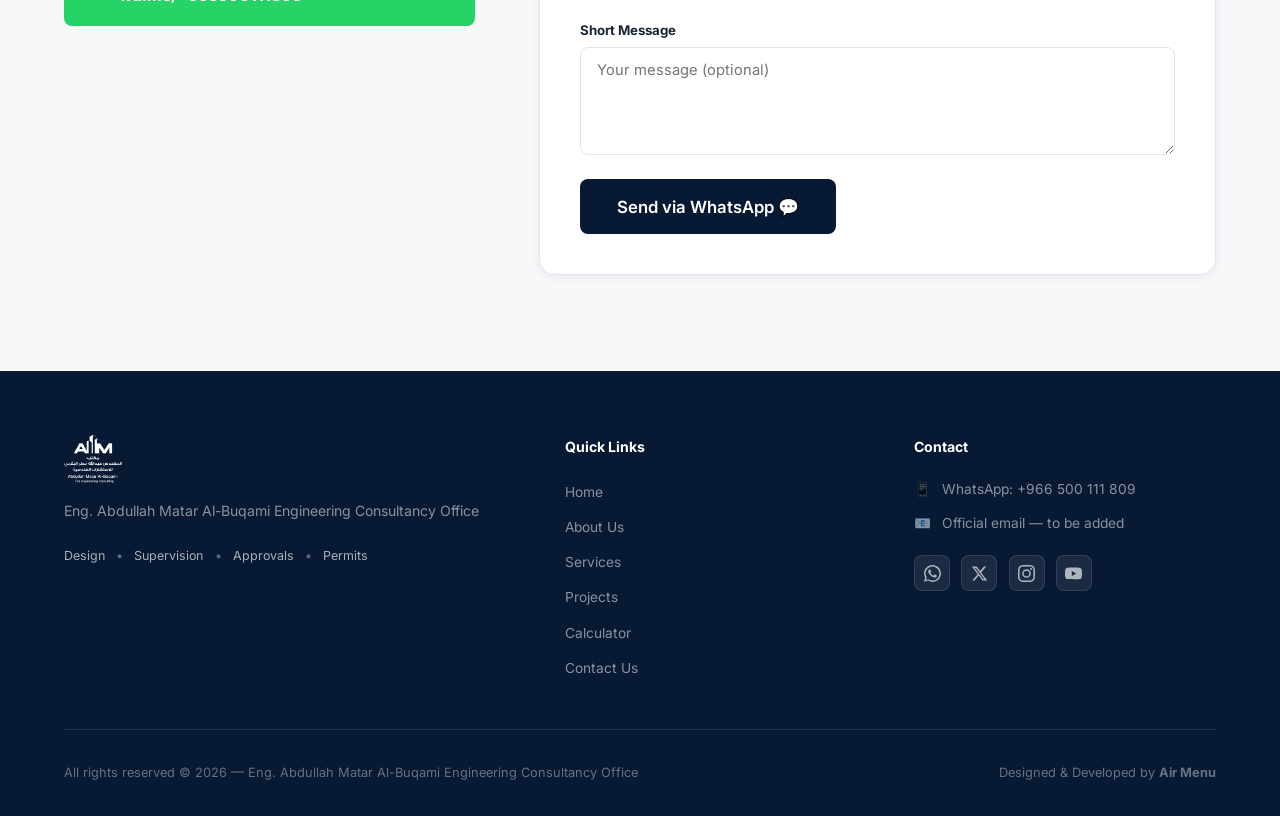
<file: en/index.html>
<!DOCTYPE html>
<html lang="en" dir="ltr">
<head>
  <meta charset="UTF-8" />
  <meta name="viewport" content="width=device-width, initial-scale=1.0" />
  <meta name="description" content="Eng. Abdullah Matar Al-Buqami Engineering Consultancy Office — architectural design, engineering supervision, approvals and building permits." />
  <title>Al-Buqami Engineering Consultancy Office</title>
  <link rel="preconnect" href="https://fonts.googleapis.com" />
  <link rel="preconnect" href="https://fonts.gstatic.com" crossorigin />
  <link href="https://fonts.googleapis.com/css2?family=Inter:wght@400;500;600;700;900&display=swap" rel="stylesheet" />
  <link rel="stylesheet" href="style.css" />
</head>
<body>

<!-- ══════════════════════════════════════════
     NAVBAR
════════════════════════════════════════════ -->
<header class="navbar" role="banner">
  <div class="container">
    <nav class="nav-inner" aria-label="Main navigation">

      <!-- Logo — left -->
      <a href="index.html" class="nav-logo" aria-label="Go to homepage">
        <img src="../assets/Logo.png" alt="Al-Baqmi Engineering Office" height="48" />
      </a>

      <!-- Nav links — center -->
      <ul class="nav-links" role="list">
        <li><a href="index.html" class="active">Home</a></li>
        <li><a href="#about">About Us</a></li>
        <li><a href="#services">Services</a></li>
        <li><a href="projects.html">Projects</a></li>
        <li><a href="calculator.html">Calculator</a></li>
        <li><a href="#contact">Contact Us</a></li>
      </ul>

      <!-- Actions — right -->
      <div class="nav-actions">
        <button class="lang-btn" aria-label="Switch to Arabic">EN / عربي</button>
        <a href="#contact" class="btn btn-primary btn-sm">Contact Us</a>
        <button class="nav-toggle" aria-label="Open menu" aria-expanded="false">
          <span></span><span></span><span></span>
        </button>
      </div>

    </nav>
  </div>
</header>

<!-- Mobile nav drawer -->
<nav class="nav-mobile" aria-label="Mobile navigation">
  <a href="index.html">Home</a>
  <a href="#about">About Us</a>
  <a href="#services">Services</a>
  <a href="projects.html">Projects</a>
  <a href="calculator.html">Calculator</a>
  <a href="#contact">Contact Us</a>
  <div style="padding-top:1rem;display:flex;gap:.75rem;flex-wrap:wrap;">
    <a href="#contact" class="btn btn-primary">Contact Us</a>
    <a href="https://wa.me/966500111809" target="_blank" rel="noopener" class="btn btn-outline">WhatsApp 🟢</a>
  </div>
</nav>

<!-- ══════════════════════════════════════════
     HERO SECTION
════════════════════════════════════════════ -->
<main>
<section class="hero" aria-label="Hero">
  <div class="hero-circle" aria-hidden="true"></div>
  <div class="container">
    <div class="hero-slider">

      <!-- Slide 1 -->
      <div class="slide active">
        <span class="slide-tag">Architectural Design</span>
        <h1>Design That Elevates Your Project Value.</h1>
        <p>Precise engineering plans that meet your ambitions and fully comply with all regulations.</p>
        <div class="slide-btns">
          <a href="#contact" class="btn btn-white btn-lg">Get Started</a>
          <a href="calculator.html" class="btn btn-ghost btn-lg">Calculate Cost</a>
        </div>
      </div>

      <!-- Slide 2 -->
      <div class="slide">
        <span class="slide-tag">Engineering Supervision</span>
        <h1>Supervision That Ensures Proper Execution.</h1>
        <p>Accurate field monitoring to maintain quality and prevent waste.</p>
        <div class="slide-btns">
          <a href="#contact" class="btn btn-white btn-lg">Book Today</a>
          <a href="#services" class="btn btn-ghost btn-lg">Our Services</a>
        </div>
      </div>

      <!-- Slide 3 -->
      <div class="slide">
        <span class="slide-tag">Approvals &amp; Permits</span>
        <h1>Approvals Without Complications.</h1>
        <p>Professional preparation and follow-up of technical documentation with official authorities.</p>
        <div class="slide-btns">
          <a href="#contact" class="btn btn-white btn-lg">Approve Your Project</a>
          <a href="#services" class="btn btn-ghost btn-lg">Learn More</a>
        </div>
      </div>

      <!-- Slider controls -->
      <div class="slider-controls">
        <div class="slider-dots" role="tablist" aria-label="Slides">
          <button class="dot active" role="tab" aria-label="Slide 1" aria-selected="true"></button>
          <button class="dot" role="tab" aria-label="Slide 2" aria-selected="false"></button>
          <button class="dot" role="tab" aria-label="Slide 3" aria-selected="false"></button>
        </div>
        <div class="slider-arrows">
          <button class="arrow-btn arrow-prev" aria-label="Previous slide">&#8592;</button>
          <button class="arrow-btn arrow-next" aria-label="Next slide">&#8594;</button>
        </div>
      </div>

      <!-- Hero primary actions -->
      <div class="hero-actions">
        <a href="calculator.html" class="btn btn-white btn-lg">Calculate Cost</a>
        <a href="https://wa.me/966500111809?text=Hello%2C%20I%20would%20like%20a%20free%20consultation." target="_blank" rel="noopener" class="btn btn-ghost btn-lg">Free Consultation 🟢</a>
      </div>

    </div>
  </div>
</section>

<!-- ══════════════════════════════════════════
     ABOUT US
════════════════════════════════════════════ -->
<section class="section about" id="about" aria-labelledby="about-title">
  <div class="container">
    <div class="about-grid">

      <!-- Visual card -->
      <div class="about-visual">
        <div class="about-card">
          <div>
            <h3>Eng. Abdullah Matar Al-Buqami</h3>
            <p style="color:rgba(255,255,255,.58);margin-top:.5rem;font-size:.92rem;">Engineering Consultancy Office</p>
          </div>
          <div class="about-stats">
            <div class="stat"><strong>15+</strong><span>Years Experience</span></div>
            <div class="stat"><strong>200+</strong><span>Projects Delivered</span></div>
            <div class="stat"><strong>6</strong><span>Engineering Divisions</span></div>
          </div>
        </div>
      </div>

      <!-- Text content -->
      <div class="about-content">
        <span class="section-tag">About Us</span>
        <h2 id="about-title">Your Trusted Partner Throughout the Construction Journey</h2>
        <p>Eng. Abdullah Matar Al-Buqami Engineering Consultancy Office is your trusted partner throughout the construction journey. We provide a comprehensive engineering system starting from architectural concept development, through precise field supervision and infrastructure establishment, all the way to obtaining official licenses and approvals.</p>

        <div class="vision-mission">
          <div class="vm-card">
            <h4>🎯 Vision</h4>
            <p>To become the most trusted engineering consultancy in precision, commitment, and supervision quality.</p>
          </div>
          <div class="vm-card">
            <h4>💡 Mission</h4>
            <p>We transform client ideas into executable projects through professional design, effective supervision, and seamless regulatory procedures.</p>
          </div>
        </div>

        <a href="projects.html" class="btn btn-primary">View Our Projects</a>
      </div>

    </div>
  </div>
</section>

<!-- ══════════════════════════════════════════
     SECTORS WE SERVE (9 cards)
════════════════════════════════════════════ -->
<section class="section activities" id="sectors" aria-labelledby="sectors-title">
  <div class="container">
    <div class="section-header">
      <span class="section-tag">Our Sectors</span>
      <h2 id="sectors-title">Sectors We Serve</h2>
      <p>Our engineering expertise spans all sectors — from innovative residential design to large-scale multi-discipline projects.</p>
    </div>

    <div class="grid-3" role="list">

      <article class="activity-card" role="listitem">
        <div class="activity-icon" aria-hidden="true">🏠</div>
        <h4>Residential Buildings</h4>
        <p>Comfort and privacy with smart space utilization.</p>
      </article>

      <article class="activity-card" role="listitem">
        <div class="activity-icon" aria-hidden="true">🏪</div>
        <h4>Commercial Buildings</h4>
        <p>Planning that supports operations and maximizes efficiency per square meter.</p>
      </article>

      <article class="activity-card" role="listitem">
        <div class="activity-icon" aria-hidden="true">🏢</div>
        <h4>Administrative Buildings</h4>
        <p>Organized traffic flow and services in a professional, practical manner.</p>
      </article>

      <article class="activity-card" role="listitem">
        <div class="activity-icon" aria-hidden="true">🏡</div>
        <h4>Villas</h4>
        <p>Design that reflects your taste and achieves both function and beauty.</p>
      </article>

      <article class="activity-card" role="listitem">
        <div class="activity-icon" aria-hidden="true">🏗️</div>
        <h4>Apartment Buildings</h4>
        <p>Efficient repeat solutions that reduce cost and improve return on investment.</p>
      </article>

      <article class="activity-card" role="listitem">
        <div class="activity-icon" aria-hidden="true">🗺️</div>
        <h4>Private Subdivisions</h4>
        <p>Infrastructure design and subdivision approval with relevant authorities.</p>
      </article>

      <article class="activity-card" role="listitem">
        <div class="activity-icon" aria-hidden="true">🏘️</div>
        <h4>Compounds</h4>
        <p>Multi-phase, multi-discipline design management.</p>
      </article>

      <article class="activity-card" role="listitem">
        <div class="activity-icon" aria-hidden="true">🛣️</div>
        <h4>Boulevards</h4>
        <p>Coordination of large-scale projects with facades, pathways, and services.</p>
      </article>

      <article class="activity-card" role="listitem">
        <div class="activity-icon" aria-hidden="true">⛽</div>
        <h4>Gas Stations</h4>
        <p>Design compliant with safety, operational, and approval requirements.</p>
      </article>

    </div>

    <div class="section-cta">
      <a href="calculator.html" class="btn btn-primary btn-lg">Calculate Your Project Cost</a>
    </div>
  </div>
</section>

<!-- ══════════════════════════════════════════
     SERVICES (6 cards)
════════════════════════════════════════════ -->
<section class="section services" id="services" aria-labelledby="services-title">
  <div class="container">
    <div class="section-header">
      <span class="section-tag">What We Do</span>
      <h2 id="services-title">Our Services</h2>
      <p>We guide you through every step — from concept and design, to supervision and official approvals.</p>
    </div>

    <div class="grid-2x3" role="list">

      <article class="service-card" role="listitem">
        <div class="service-icon" aria-hidden="true">✏️</div>
        <h3>Architectural Design</h3>
        <p>Practical and aesthetic plans that are ready for execution.</p>
      </article>

      <article class="service-card" role="listitem">
        <div class="service-icon" aria-hidden="true">🏛️</div>
        <h3>Structural Design</h3>
        <p>Safety and quality built to standards and site requirements.</p>
      </article>

      <article class="service-card" role="listitem">
        <div class="service-icon" aria-hidden="true">🔧</div>
        <h3>Infrastructure</h3>
        <p>Networks and plans for sites and private subdivisions.</p>
      </article>

      <article class="service-card" role="listitem">
        <div class="service-icon" aria-hidden="true">👷</div>
        <h3>Engineering Supervision</h3>
        <p>Execution follow-up, quality control, and compliance verification.</p>
      </article>

      <article class="service-card" role="listitem">
        <div class="service-icon" aria-hidden="true">📋</div>
        <h3>Plan Approval</h3>
        <p>File preparation and official plan approval follow-up.</p>
      </article>

      <article class="service-card" role="listitem">
        <div class="service-icon" aria-hidden="true">📄</div>
        <h3>Building Permits</h3>
        <p>Completing permit procedures and regulatory requirements.</p>
      </article>

    </div>
  </div>
</section>

<!-- ══════════════════════════════════════════
     DEPARTMENTS (6 cards, dark bg)
════════════════════════════════════════════ -->
<section class="section departments" id="departments" aria-labelledby="dept-title">
  <div class="container">
    <div class="section-header">
      <span class="section-tag">Our Divisions</span>
      <h2 id="dept-title">Office Divisions</h2>
      <p>An integrated engineering system working in perfect harmony to ensure the highest precision from the first blueprint to project completion.</p>
    </div>

    <div class="dept-grid" role="list">

      <article class="dept-card" role="listitem">
        <div class="dept-number" aria-hidden="true">01</div>
        <h3>Surveying</h3>
        <p>We lay the foundation of your project with accurate topographic surveys and reliable data, ensuring planning safety before any step begins.</p>
      </article>

      <article class="dept-card" role="listitem">
        <div class="dept-number" aria-hidden="true">02</div>
        <h3>Architecture</h3>
        <p>We turn your vision into reality through smart functional planning and modern facades that combine luxury and professionalism.</p>
      </article>

      <article class="dept-card" role="listitem">
        <div class="dept-number" aria-hidden="true">03</div>
        <h3>Structural</h3>
        <p>Advanced structural engineering delivering safe and balanced solutions that ensure building durability and maximum structural efficiency.</p>
      </article>

      <article class="dept-card" role="listitem">
        <div class="dept-number" aria-hidden="true">04</div>
        <h3>Mechanical</h3>
        <p>Integrated mechanical systems designed for peak operational efficiency, providing a comfortable and sustainable environment within your project.</p>
      </article>

      <article class="dept-card" role="listitem">
        <div class="dept-number" aria-hidden="true">05</div>
        <h3>Electrical</h3>
        <p>Smart electrical solutions covering load distribution and lighting to the highest technical standards, ensuring safety and energy efficiency.</p>
      </article>

      <article class="dept-card" role="listitem">
        <div class="dept-number" aria-hidden="true">06</div>
        <h3>Coordination &amp; Supervision</h3>
        <p>The link that ensures field execution accuracy by connecting all divisions and monitoring workflow in real time.</p>
      </article>

    </div>
  </div>
</section>

<!-- ══════════════════════════════════════════
     WHY US (6 cards)
════════════════════════════════════════════ -->
<section class="section why-us" id="why" aria-labelledby="why-title">
  <div class="container">
    <div class="section-header">
      <span class="section-tag">Why Choose Us</span>
      <h2 id="why-title">Why Us?</h2>
      <p>We are committed to turning engineering challenges into tangible results through precise planning, rigorous supervision, and fast delivery.</p>
    </div>

    <div class="why-grid" role="list">

      <article class="why-card" role="listitem">
        <div class="why-icon" aria-hidden="true">🏆</div>
        <h3>Proven Track Record</h3>
        <p>A rich portfolio of diverse projects delivered to international engineering standards.</p>
      </article>

      <article class="why-card" role="listitem">
        <div class="why-icon" aria-hidden="true">🏙️</div>
        <h3>Large-Scale Projects</h3>
        <p>Specialists in planning compounds, boulevards, and major investment developments.</p>
      </article>

      <article class="why-card" role="listitem">
        <div class="why-icon" aria-hidden="true">🔍</div>
        <h3>Field Supervision</h3>
        <p>Periodic monitoring reports that minimize errors, prevent waste, and verify specifications.</p>
      </article>

      <article class="why-card" role="listitem">
        <div class="why-icon" aria-hidden="true">⚙️</div>
        <h3>Integrated Solutions</h3>
        <p>One system covering design, supervision, licensing, and official approvals.</p>
      </article>

      <article class="why-card" role="listitem">
        <div class="why-icon" aria-hidden="true">⚡</div>
        <h3>Fast Delivery</h3>
        <p>A clear timeline that avoids delays and ensures your project is delivered on schedule.</p>
      </article>

      <article class="why-card" role="listitem">
        <div class="why-icon" aria-hidden="true">🤝</div>
        <h3>Full Transparency</h3>
        <p>Pre-defined work steps and direct communication that keeps you at the center of every decision.</p>
      </article>

    </div>
  </div>
</section>

<!-- ══════════════════════════════════════════
     CONTACT US
════════════════════════════════════════════ -->
<section class="section contact" id="contact" aria-labelledby="contact-title">
  <div class="container">
    <div class="section-header">
      <span class="section-tag">Get In Touch</span>
      <h2 id="contact-title">Contact Us</h2>
      <p>Your first step toward building your project starts here.</p>
    </div>

    <div class="contact-grid">

      <!-- Contact info -->
      <div class="contact-info">
        <p>Leave your details and our engineering team will reach out to arrange a technical consultation and review all your requirements.</p>

        <div class="contact-item">
          <div class="contact-icon" aria-hidden="true">📱</div>
          <div>
            <strong>WhatsApp</strong>
            <span>+966 500 111 809</span>
          </div>
        </div>

        <div class="contact-item">
          <div class="contact-icon" aria-hidden="true">📧</div>
          <div>
            <strong>Email</strong>
            <span>To be added</span>
          </div>
        </div>

        <a href="https://wa.me/966500111809" target="_blank" rel="noopener" class="whatsapp-direct" aria-label="Contact via WhatsApp">
          <span>💬</span>
          <span>Direct WhatsApp — wa.me/+966500111809</span>
        </a>
      </div>

      <!-- Contact form -->
      <div class="contact-form-card">
        <form id="contactForm" novalidate aria-label="Contact form">
          <div class="form-grid">

            <div class="form-group">
              <label for="fullname">Full Name <span class="req" aria-label="Required">*</span></label>
              <input type="text" id="fullname" name="fullname" placeholder="Enter your full name" required autocomplete="name" />
            </div>

            <div class="form-group">
              <label for="phone">Phone Number <span class="req" aria-label="Required">*</span></label>
              <input type="tel" id="phone" name="phone" placeholder="+966 5xx xxx xxx" required autocomplete="tel" />
            </div>

            <div class="form-group">
              <label for="ptype">Project Type <span class="req" aria-label="Required">*</span></label>
              <select id="ptype" name="ptype" required>
                <option value="" disabled selected>Select project type</option>
                <option>Residential</option>
                <option>Commercial</option>
                <option>Administrative</option>
                <option>Villa</option>
                <option>Apartment Building</option>
                <option>Compound</option>
                <option>Boulevard</option>
                <option>Gas Station</option>
                <option>Other</option>
              </select>
            </div>

            <div class="form-group">
              <label for="city">City</label>
              <input type="text" id="city" name="city" placeholder="City (optional)" autocomplete="address-level2" />
            </div>

            <div class="form-group form-full">
              <label for="details">Project Details</label>
              <textarea id="details" name="details" rows="3" placeholder="Add any relevant project details (optional)"></textarea>
            </div>

            <div class="form-group form-full">
              <label for="message">Short Message</label>
              <textarea id="message" name="message" rows="3" placeholder="Your message (optional)"></textarea>
            </div>

          </div>

          <div class="form-submit">
            <button type="submit" class="btn btn-primary btn-lg">Send via WhatsApp 💬</button>
          </div>

          <div class="success-msg" role="alert" aria-live="polite">
            <span>✅</span>
            <span>Your details have been submitted! Redirecting to WhatsApp now.</span>
          </div>

        </form>
      </div>

    </div>
  </div>
</section>
</main>

<!-- ══════════════════════════════════════════
     FOOTER
════════════════════════════════════════════ -->
<footer class="footer" role="contentinfo">
  <div class="container">
    <div class="footer-grid">

      <!-- Col 1: Brand -->
      <div class="footer-about">
        <div class="footer-logo">
          <img src="../assets/Logo W.png" alt="Al-Baqmi Engineering Office" height="48" />
        </div>
        <p>Eng. Abdullah Matar Al-Buqami Engineering Consultancy Office</p>
        <div class="footer-tagline">
          <span>Design</span>•<span>Supervision</span>•<span>Approvals</span>•<span>Permits</span>
        </div>
      </div>

      <!-- Col 2: Quick Links -->
      <div class="footer-col">
        <h4>Quick Links</h4>
        <ul class="footer-links">
          <li><a href="index.html">Home</a></li>
          <li><a href="#about">About Us</a></li>
          <li><a href="#services">Services</a></li>
          <li><a href="projects.html">Projects</a></li>
          <li><a href="calculator.html">Calculator</a></li>
          <li><a href="#contact">Contact Us</a></li>
        </ul>
      </div>

      <!-- Col 3: Contact -->
      <div class="footer-col">
        <h4>Contact</h4>
        <div class="footer-contact-item"><span>📱</span><span>WhatsApp: +966 500 111 809</span></div>
        <div class="footer-contact-item"><span>📧</span><span>Official email — to be added</span></div>
        <div class="social-icons" aria-label="Social media">
          <a href="https://wa.me/966500111809" target="_blank" rel="noopener" class="social-icon" aria-label="WhatsApp">
            <svg viewBox="0 0 24 24" width="17" height="17" fill="currentColor"><path d="M17.472 14.382c-.297-.149-1.758-.867-2.03-.967-.273-.099-.471-.148-.67.15-.197.297-.767.966-.94 1.164-.173.199-.347.223-.644.075-.297-.15-1.255-.463-2.39-1.475-.883-.788-1.48-1.761-1.653-2.059-.173-.297-.018-.458.13-.606.134-.133.298-.347.446-.52.149-.174.198-.298.298-.497.099-.198.05-.371-.025-.52-.075-.149-.669-1.612-.916-2.207-.242-.579-.487-.5-.669-.51-.173-.008-.371-.01-.57-.01-.198 0-.52.074-.792.372-.272.297-1.04 1.016-1.04 2.479 0 1.462 1.065 2.875 1.213 3.074.149.198 2.096 3.2 5.077 4.487.709.306 1.262.489 1.694.625.712.227 1.36.195 1.871.118.571-.085 1.758-.719 2.006-1.413.248-.694.248-1.289.173-1.413-.074-.124-.272-.198-.57-.347z"/><path d="M12 0C5.373 0 0 5.373 0 12c0 2.125.558 4.12 1.535 5.845L.057 23.5l5.818-1.527A11.94 11.94 0 0 0 12 24c6.627 0 12-5.373 12-12S18.627 0 12 0zm0 21.818a9.81 9.81 0 0 1-5.003-1.368l-.36-.214-3.717.976.992-3.617-.235-.371A9.818 9.818 0 1 1 12 21.818z"/></svg>
          </a>
          <a href="#" class="social-icon" aria-label="X / Twitter">
            <svg viewBox="0 0 24 24" width="17" height="17" fill="currentColor"><path d="M18.244 2.25h3.308l-7.227 8.26 8.502 11.24H16.17l-5.214-6.817L4.99 21.75H1.68l7.73-8.835L1.254 2.25H8.08l4.713 6.231zm-1.161 17.52h1.833L7.084 4.126H5.117z"/></svg>
          </a>
          <a href="#" class="social-icon" aria-label="Instagram">
            <svg viewBox="0 0 24 24" width="17" height="17" fill="currentColor"><path d="M12 2.163c3.204 0 3.584.012 4.85.07 3.252.148 4.771 1.691 4.919 4.919.058 1.265.069 1.645.069 4.849 0 3.205-.012 3.584-.069 4.849-.149 3.225-1.664 4.771-4.919 4.919-1.266.058-1.644.07-4.85.07-3.204 0-3.584-.012-4.849-.07-3.26-.149-4.771-1.699-4.919-4.92-.058-1.265-.07-1.644-.07-4.849 0-3.204.013-3.583.07-4.849.149-3.227 1.664-4.771 4.919-4.919 1.266-.057 1.645-.069 4.849-.069zM12 0C8.741 0 8.333.014 7.053.072 2.695.272.273 2.69.073 7.052.014 8.333 0 8.741 0 12c0 3.259.014 3.668.072 4.948.2 4.358 2.618 6.78 6.98 6.98C8.333 23.986 8.741 24 12 24c3.259 0 3.668-.014 4.948-.072 4.354-.2 6.782-2.618 6.979-6.98.059-1.28.073-1.689.073-4.948 0-3.259-.014-3.667-.072-4.947-.196-4.354-2.617-6.78-6.979-6.98C15.668.014 15.259 0 12 0zm0 5.838a6.162 6.162 0 1 0 0 12.324 6.162 6.162 0 0 0 0-12.324zM12 16a4 4 0 1 1 0-8 4 4 0 0 1 0 8zm6.406-11.845a1.44 1.44 0 1 0 0 2.881 1.44 1.44 0 0 0 0-2.881z"/></svg>
          </a>
          <a href="#" class="social-icon" aria-label="YouTube">
            <svg viewBox="0 0 24 24" width="17" height="17" fill="currentColor"><path d="M23.495 6.205a3.007 3.007 0 0 0-2.088-2.088c-1.87-.501-9.396-.501-9.396-.501s-7.507-.01-9.396.501A3.007 3.007 0 0 0 .527 6.205a31.247 31.247 0 0 0-.522 5.805 31.247 31.247 0 0 0 .522 5.783 3.007 3.007 0 0 0 2.088 2.088c1.868.502 9.396.502 9.396.502s7.506 0 9.396-.502a3.007 3.007 0 0 0 2.088-2.088 31.247 31.247 0 0 0 .5-5.783 31.247 31.247 0 0 0-.5-5.805zM9.609 15.601V8.408l6.264 3.602z"/></svg>
          </a>
        </div>
      </div>

    </div>

    <div class="footer-bottom">
      <p>All rights reserved &copy; <span id="year"></span> — Eng. Abdullah Matar Al-Buqami Engineering Consultancy Office</p>
      <p>Designed &amp; Developed by <strong>Air Menu</strong></p>
    </div>
  </div>
</footer>

<button class="scroll-top" aria-label="Back to top">&#8679;</button>

<a href="https://wa.me/966500111809" target="_blank" rel="noopener" class="wa-float" aria-label="Contact via WhatsApp">
  <svg viewBox="0 0 24 24" width="26" height="26" fill="white"><path d="M17.472 14.382c-.297-.149-1.758-.867-2.03-.967-.273-.099-.471-.148-.67.15-.197.297-.767.966-.94 1.164-.173.199-.347.223-.644.075-.297-.15-1.255-.463-2.39-1.475-.883-.788-1.48-1.761-1.653-2.059-.173-.297-.018-.458.13-.606.134-.133.298-.347.446-.52.149-.174.198-.298.298-.497.099-.198.05-.371-.025-.52-.075-.149-.669-1.612-.916-2.207-.242-.579-.487-.5-.669-.51-.173-.008-.371-.01-.57-.01-.198 0-.52.074-.792.372-.272.297-1.04 1.016-1.04 2.479 0 1.462 1.065 2.875 1.213 3.074.149.198 2.096 3.2 5.077 4.487.709.306 1.262.489 1.694.625.712.227 1.36.195 1.871.118.571-.085 1.758-.719 2.006-1.413.248-.694.248-1.289.173-1.413-.074-.124-.272-.198-.57-.347z"/><path d="M12 0C5.373 0 0 5.373 0 12c0 2.125.558 4.12 1.535 5.845L.057 23.5l5.818-1.527A11.94 11.94 0 0 0 12 24c6.627 0 12-5.373 12-12S18.627 0 12 0zm0 21.818a9.81 9.81 0 0 1-5.003-1.368l-.36-.214-3.717.976.992-3.617-.235-.371A9.818 9.818 0 1 1 12 21.818z"/></svg>
</a>

<script src="script.js"></script>
</body>
</html>
</file>
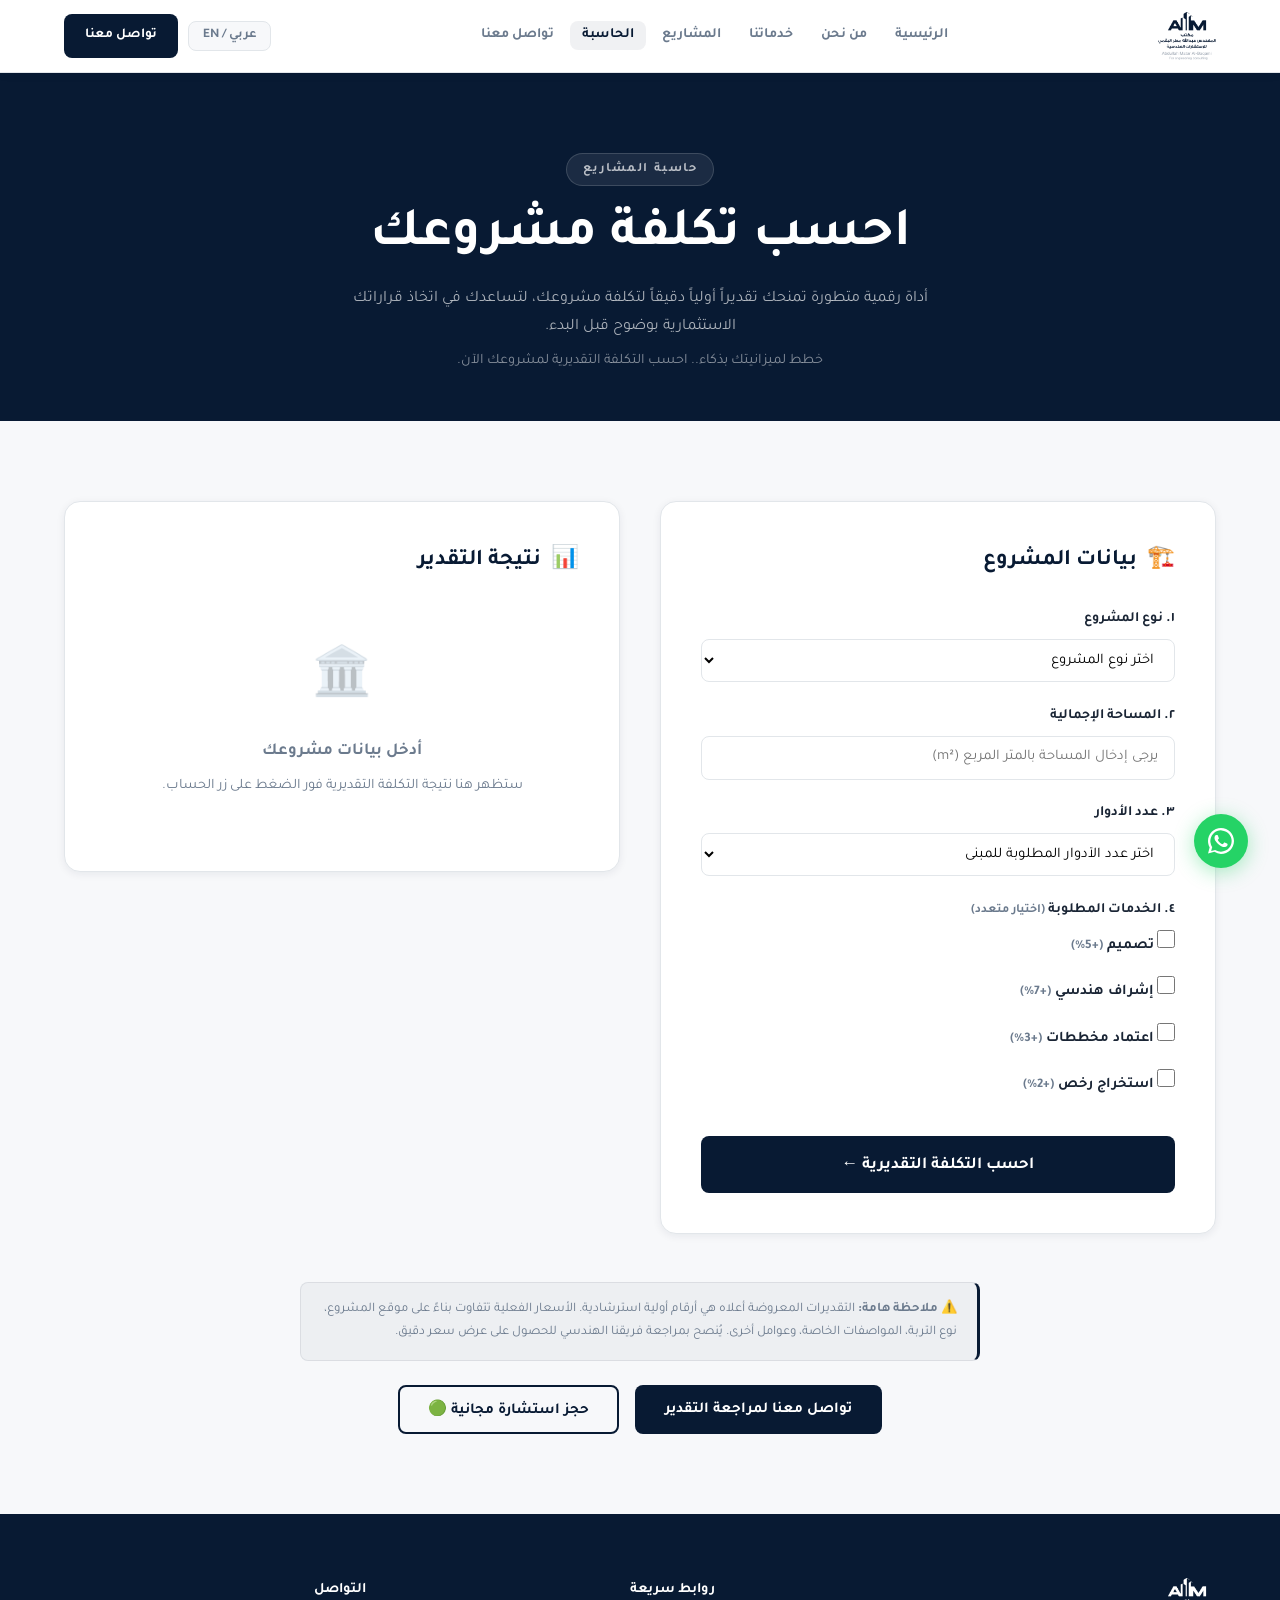
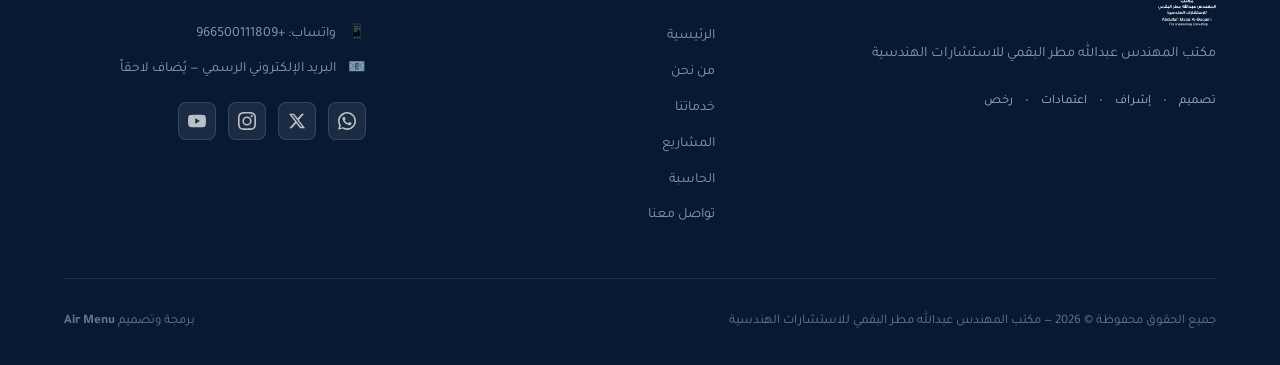
<file: calculator.html>
<!DOCTYPE html>
<html lang="ar" dir="rtl">
<head>
  <meta charset="UTF-8" />
  <meta name="viewport" content="width=device-width, initial-scale=1.0" />
  <meta name="description" content="حاسبة تكلفة المشاريع الهندسية — مكتب المهندس عبدالله مطر البقمي للاستشارات الهندسية" />
  <title>حاسبة التكلفة — م. عبدالله مطر البقمي</title>
  <link rel="preconnect" href="https://fonts.googleapis.com" />
  <link rel="preconnect" href="https://fonts.gstatic.com" crossorigin />
  <link href="https://fonts.googleapis.com/css2?family=Tajawal:wght@400;500;700;900&display=swap" rel="stylesheet" />
  <link rel="stylesheet" href="style.css" />
</head>
<body>

<!-- ══════════════════════════════════════════
     الناف بار
════════════════════════════════════════════ -->
<header class="navbar" role="banner">
  <div class="container">
    <nav class="nav-inner" aria-label="القائمة الرئيسية">

      <a href="index.html" class="nav-logo" aria-label="الصفحة الرئيسية">
        <img src="assets/Logo.png" alt="Al-Baqmi Engineering Office" height="48" />
      </a>

      <ul class="nav-links" role="list">
        <li><a href="index.html">الرئيسية</a></li>
        <li><a href="index.html#about">من نحن</a></li>
        <li><a href="index.html#services">خدماتنا</a></li>
        <li><a href="projects.html">المشاريع</a></li>
        <li><a href="calculator.html" class="active">الحاسبة</a></li>
        <li><a href="index.html#contact">تواصل معنا</a></li>
      </ul>

      <div class="nav-actions">
        <button class="lang-btn" aria-label="تبديل اللغة">عربي / EN</button>
        <a href="index.html#contact" class="btn btn-primary btn-sm">تواصل معنا</a>
        <button class="nav-toggle" aria-label="فتح القائمة" aria-expanded="false">
          <span></span><span></span><span></span>
        </button>
      </div>

    </nav>
  </div>
</header>

<nav class="nav-mobile" aria-label="القائمة المتنقلة">
  <a href="index.html">الرئيسية</a>
  <a href="index.html#about">من نحن</a>
  <a href="index.html#services">خدماتنا</a>
  <a href="projects.html">المشاريع</a>
  <a href="calculator.html">الحاسبة</a>
  <a href="index.html#contact">تواصل معنا</a>
  <div style="padding-top:1rem;display:flex;gap:.75rem;flex-wrap:wrap;">
    <a href="index.html#contact" class="btn btn-primary">تواصل معنا</a>
    <a href="https://wa.me/966500111809" target="_blank" rel="noopener" class="btn btn-outline">واتساب 🟢</a>
  </div>
</nav>

<!-- ══════════════════════════════════════════
     هيرو الحاسبة
════════════════════════════════════════════ -->
<main>
<section class="calc-hero" aria-labelledby="calc-hero-title">
  <div class="container">
    <span class="section-tag" style="background:rgba(255,255,255,.08);color:rgba(255,255,255,.7);border-color:rgba(255,255,255,.15);">حاسبة المشاريع</span>
    <h1 id="calc-hero-title">احسب تكلفة مشروعك</h1>
    <p>أداة رقمية متطورة تمنحك تقديراً أولياً دقيقاً لتكلفة مشروعك، لتساعدك في اتخاذ قراراتك الاستثمارية بوضوح قبل البدء.</p>
    <p style="color:rgba(255,255,255,.5);font-size:.9rem;margin-top:.5rem;">خطط لميزانيتك بذكاء.. احسب التكلفة التقديرية لمشروعك الآن.</p>
  </div>
</section>

<!-- ══════════════════════════════════════════
     قسم الحاسبة
════════════════════════════════════════════ -->
<section class="calc-section" aria-label="حاسبة التكلفة">
  <div class="container">
    <div class="calc-wrapper">

      <!-- فورم الحاسبة -->
      <div class="calc-form-card">
        <h3>
          <span style="font-size:1.4rem">🏗️</span>
          بيانات المشروع
        </h3>

        <form id="calcForm" novalidate aria-label="نموذج الحاسبة">

          <!-- 1. نوع المشروع -->
          <div class="calc-form-group">
            <label for="calc_type">١. نوع المشروع</label>
            <select id="calc_type" name="calc_type" required>
              <option value="" disabled selected>اختر نوع المشروع</option>
              <option value="سكني">سكني</option>
              <option value="تجاري">تجاري</option>
              <option value="إداري">إداري</option>
              <option value="فيلا">فيلا</option>
              <option value="عمارة">عمارة</option>
              <option value="كمبوند">كمبوند</option>
              <option value="أخرى">أخرى</option>
            </select>
          </div>

          <!-- 2. المساحة الإجمالية -->
          <div class="calc-form-group">
            <label for="calc_area">٢. المساحة الإجمالية</label>
            <input
              type="number"
              id="calc_area"
              name="calc_area"
              placeholder="يرجى إدخال المساحة بالمتر المربع (m²)"
              min="1"
              required
            />
          </div>

          <!-- 3. عدد الأدوار -->
          <div class="calc-form-group">
            <label for="calc_floors">٣. عدد الأدوار</label>
            <select id="calc_floors" name="calc_floors">
              <option value="" disabled selected>اختر عدد الأدوار المطلوبة للمبنى</option>
              <option value="1">دور واحد</option>
              <option value="2">دوران</option>
              <option value="3">٣ أدوار</option>
              <option value="4">٤ أدوار</option>
              <option value="5">٥ أدوار</option>
              <option value="6">٦ أدوار</option>
              <option value="7">٧ أدوار</option>
              <option value="8">٨ أدوار</option>
              <option value="10">١٠ أدوار</option>
              <option value="12">١٢ دوراً</option>
              <option value="15">١٥ دوراً</option>
              <option value="20">٢٠ دوراً</option>
            </select>
          </div>

          <!-- 4. الخدمات المطلوبة -->
          <div class="calc-form-group">
            <label>٤. الخدمات المطلوبة <span style="font-size:.78rem;color:var(--text-muted);">(اختيار متعدد)</span></label>
            <div class="checkbox-group" role="group" aria-label="الخدمات المطلوبة">
              <label class="checkbox-item">
                <input type="checkbox" name="calc_services" value="تصميم" />
                <span>تصميم <span style="color:var(--text-muted);font-size:.82rem;">(+5%)</span></span>
              </label>
              <label class="checkbox-item">
                <input type="checkbox" name="calc_services" value="إشراف هندسي" />
                <span>إشراف هندسي <span style="color:var(--text-muted);font-size:.82rem;">(+7%)</span></span>
              </label>
              <label class="checkbox-item">
                <input type="checkbox" name="calc_services" value="اعتماد مخططات" />
                <span>اعتماد مخططات <span style="color:var(--text-muted);font-size:.82rem;">(+3%)</span></span>
              </label>
              <label class="checkbox-item">
                <input type="checkbox" name="calc_services" value="استخراج رخص" />
                <span>استخراج رخص <span style="color:var(--text-muted);font-size:.82rem;">(+2%)</span></span>
              </label>
            </div>
          </div>

          <button type="submit" class="btn btn-primary btn-lg calc-btn">
            احسب التكلفة التقديرية ←
          </button>

        </form>
      </div>

      <!-- نتيجة الحاسبة -->
      <div class="calc-result-card">
        <h3>
          <span style="font-size:1.4rem">📊</span>
          نتيجة التقدير
        </h3>

        <!-- Placeholder قبل الحساب -->
        <div id="calcResult">
          <div class="result-placeholder" aria-live="polite">
            <div class="result-icon" aria-hidden="true">🏛️</div>
            <h4 style="color:var(--text-muted);font-weight:600;">أدخل بيانات مشروعك</h4>
            <p style="font-size:.9rem;color:var(--text-muted);margin-top:.5rem;">ستظهر هنا نتيجة التكلفة التقديرية فور الضغط على زر الحساب.</p>
          </div>
        </div>

      </div>

    </div>

    <!-- ملاحظة أسفل الصفحة -->
    <div style="max-width:680px;margin:3rem auto 0;text-align:center;">
      <div class="result-note" style="text-align:right;">
        ⚠️ <strong>ملاحظة هامة:</strong> التقديرات المعروضة أعلاه هي أرقام أولية استرشادية. الأسعار الفعلية تتفاوت بناءً على موقع المشروع، نوع التربة، المواصفات الخاصة، وعوامل أخرى. يُنصح بمراجعة فريقنا الهندسي للحصول على عرض سعر دقيق.
      </div>
      <div style="display:flex;gap:1rem;justify-content:center;flex-wrap:wrap;">
        <button class="btn btn-primary review-estimate">تواصل معنا لمراجعة التقدير</button>
        <button class="btn btn-outline book-consult">حجز استشارة مجانية 🟢</button>
      </div>
    </div>

  </div>
</section>
</main>

<!-- ══════════════════════════════════════════
     الفوتر
════════════════════════════════════════════ -->
<footer class="footer" role="contentinfo">
  <div class="container">
    <div class="footer-grid">

      <div class="footer-about">
        <div class="footer-logo">
          <img src="assets/Logo W.png" alt="Al-Baqmi Engineering Office" height="48" />
        </div>
        <p>مكتب المهندس عبدالله مطر البقمي للاستشارات الهندسية</p>
        <div class="footer-tagline">
          <span>تصميم</span>•<span>إشراف</span>•<span>اعتمادات</span>•<span>رخص</span>
        </div>
      </div>

      <div class="footer-col">
        <h4>روابط سريعة</h4>
        <ul class="footer-links">
          <li><a href="index.html">الرئيسية</a></li>
          <li><a href="index.html#about">من نحن</a></li>
          <li><a href="index.html#services">خدماتنا</a></li>
          <li><a href="projects.html">المشاريع</a></li>
          <li><a href="calculator.html">الحاسبة</a></li>
          <li><a href="index.html#contact">تواصل معنا</a></li>
        </ul>
      </div>

      <div class="footer-col">
        <h4>التواصل</h4>
        <div class="footer-contact-item">
          <span>📱</span>
          <span>واتساب: +966500111809</span>
        </div>
        <div class="footer-contact-item">
          <span>📧</span>
          <span>البريد الإلكتروني الرسمي — يُضاف لاحقاً</span>
        </div>
        <div class="social-icons" aria-label="وسائل التواصل الاجتماعي">
          <a href="https://wa.me/966500111809" target="_blank" rel="noopener" class="social-icon" aria-label="واتساب">
            <svg viewBox="0 0 24 24" width="18" height="18" fill="currentColor"><path d="M17.472 14.382c-.297-.149-1.758-.867-2.03-.967-.273-.099-.471-.148-.67.15-.197.297-.767.966-.94 1.164-.173.199-.347.223-.644.075-.297-.15-1.255-.463-2.39-1.475-.883-.788-1.48-1.761-1.653-2.059-.173-.297-.018-.458.13-.606.134-.133.298-.347.446-.52.149-.174.198-.298.298-.497.099-.198.05-.371-.025-.52-.075-.149-.669-1.612-.916-2.207-.242-.579-.487-.5-.669-.51-.173-.008-.371-.01-.57-.01-.198 0-.52.074-.792.372-.272.297-1.04 1.016-1.04 2.479 0 1.462 1.065 2.875 1.213 3.074.149.198 2.096 3.2 5.077 4.487.709.306 1.262.489 1.694.625.712.227 1.36.195 1.871.118.571-.085 1.758-.719 2.006-1.413.248-.694.248-1.289.173-1.413-.074-.124-.272-.198-.57-.347z"/><path d="M12 0C5.373 0 0 5.373 0 12c0 2.125.558 4.12 1.535 5.845L.057 23.5l5.818-1.527A11.94 11.94 0 0 0 12 24c6.627 0 12-5.373 12-12S18.627 0 12 0zm0 21.818a9.81 9.81 0 0 1-5.003-1.368l-.36-.214-3.717.976.992-3.617-.235-.371A9.818 9.818 0 1 1 12 21.818z"/></svg>
          </a>
          <a href="#" class="social-icon" aria-label="تويتر X">
            <svg viewBox="0 0 24 24" width="18" height="18" fill="currentColor"><path d="M18.244 2.25h3.308l-7.227 8.26 8.502 11.24H16.17l-5.214-6.817L4.99 21.75H1.68l7.73-8.835L1.254 2.25H8.08l4.713 6.231zm-1.161 17.52h1.833L7.084 4.126H5.117z"/></svg>
          </a>
          <a href="#" class="social-icon" aria-label="إنستغرام">
            <svg viewBox="0 0 24 24" width="18" height="18" fill="currentColor"><path d="M12 2.163c3.204 0 3.584.012 4.85.07 3.252.148 4.771 1.691 4.919 4.919.058 1.265.069 1.645.069 4.849 0 3.205-.012 3.584-.069 4.849-.149 3.225-1.664 4.771-4.919 4.919-1.266.058-1.644.07-4.85.07-3.204 0-3.584-.012-4.849-.07-3.26-.149-4.771-1.699-4.919-4.92-.058-1.265-.07-1.644-.07-4.849 0-3.204.013-3.583.07-4.849.149-3.227 1.664-4.771 4.919-4.919 1.266-.057 1.645-.069 4.849-.069zM12 0C8.741 0 8.333.014 7.053.072 2.695.272.273 2.69.073 7.052.014 8.333 0 8.741 0 12c0 3.259.014 3.668.072 4.948.2 4.358 2.618 6.78 6.98 6.98C8.333 23.986 8.741 24 12 24c3.259 0 3.668-.014 4.948-.072 4.354-.2 6.782-2.618 6.979-6.98.059-1.28.073-1.689.073-4.948 0-3.259-.014-3.667-.072-4.947-.196-4.354-2.617-6.78-6.979-6.98C15.668.014 15.259 0 12 0zm0 5.838a6.162 6.162 0 1 0 0 12.324 6.162 6.162 0 0 0 0-12.324zM12 16a4 4 0 1 1 0-8 4 4 0 0 1 0 8zm6.406-11.845a1.44 1.44 0 1 0 0 2.881 1.44 1.44 0 0 0 0-2.881z"/></svg>
          </a>
          <a href="#" class="social-icon" aria-label="يوتيوب">
            <svg viewBox="0 0 24 24" width="18" height="18" fill="currentColor"><path d="M23.495 6.205a3.007 3.007 0 0 0-2.088-2.088c-1.87-.501-9.396-.501-9.396-.501s-7.507-.01-9.396.501A3.007 3.007 0 0 0 .527 6.205a31.247 31.247 0 0 0-.522 5.805 31.247 31.247 0 0 0 .522 5.783 3.007 3.007 0 0 0 2.088 2.088c1.868.502 9.396.502 9.396.502s7.506 0 9.396-.502a3.007 3.007 0 0 0 2.088-2.088 31.247 31.247 0 0 0 .5-5.783 31.247 31.247 0 0 0-.5-5.805zM9.609 15.601V8.408l6.264 3.602z"/></svg>
          </a>
        </div>
      </div>

    </div>

    <div class="footer-bottom">
      <p>جميع الحقوق محفوظة &copy; <span id="year"></span> — مكتب المهندس عبدالله مطر البقمي للاستشارات الهندسية</p>
      <p>برمجة وتصميم <strong>Air Menu</strong></p>
    </div>
  </div>
</footer>

<button class="scroll-top" aria-label="الرجوع للأعلى">&#8679;</button>

<a href="https://wa.me/966500111809" target="_blank" rel="noopener" class="wa-float" aria-label="تواصل عبر واتساب">
  <svg viewBox="0 0 24 24" width="26" height="26" fill="white"><path d="M17.472 14.382c-.297-.149-1.758-.867-2.03-.967-.273-.099-.471-.148-.67.15-.197.297-.767.966-.94 1.164-.173.199-.347.223-.644.075-.297-.15-1.255-.463-2.39-1.475-.883-.788-1.48-1.761-1.653-2.059-.173-.297-.018-.458.13-.606.134-.133.298-.347.446-.52.149-.174.198-.298.298-.497.099-.198.05-.371-.025-.52-.075-.149-.669-1.612-.916-2.207-.242-.579-.487-.5-.669-.51-.173-.008-.371-.01-.57-.01-.198 0-.52.074-.792.372-.272.297-1.04 1.016-1.04 2.479 0 1.462 1.065 2.875 1.213 3.074.149.198 2.096 3.2 5.077 4.487.709.306 1.262.489 1.694.625.712.227 1.36.195 1.871.118.571-.085 1.758-.719 2.006-1.413.248-.694.248-1.289.173-1.413-.074-.124-.272-.198-.57-.347z"/><path d="M12 0C5.373 0 0 5.373 0 12c0 2.125.558 4.12 1.535 5.845L.057 23.5l5.818-1.527A11.94 11.94 0 0 0 12 24c6.627 0 12-5.373 12-12S18.627 0 12 0zm0 21.818a9.81 9.81 0 0 1-5.003-1.368l-.36-.214-3.717.976.992-3.617-.235-.371A9.818 9.818 0 1 1 12 21.818z"/></svg>
</a>

<script>document.getElementById('year').textContent = new Date().getFullYear();</script>
<script src="script.js"></script>
</body>
</html>
</file>
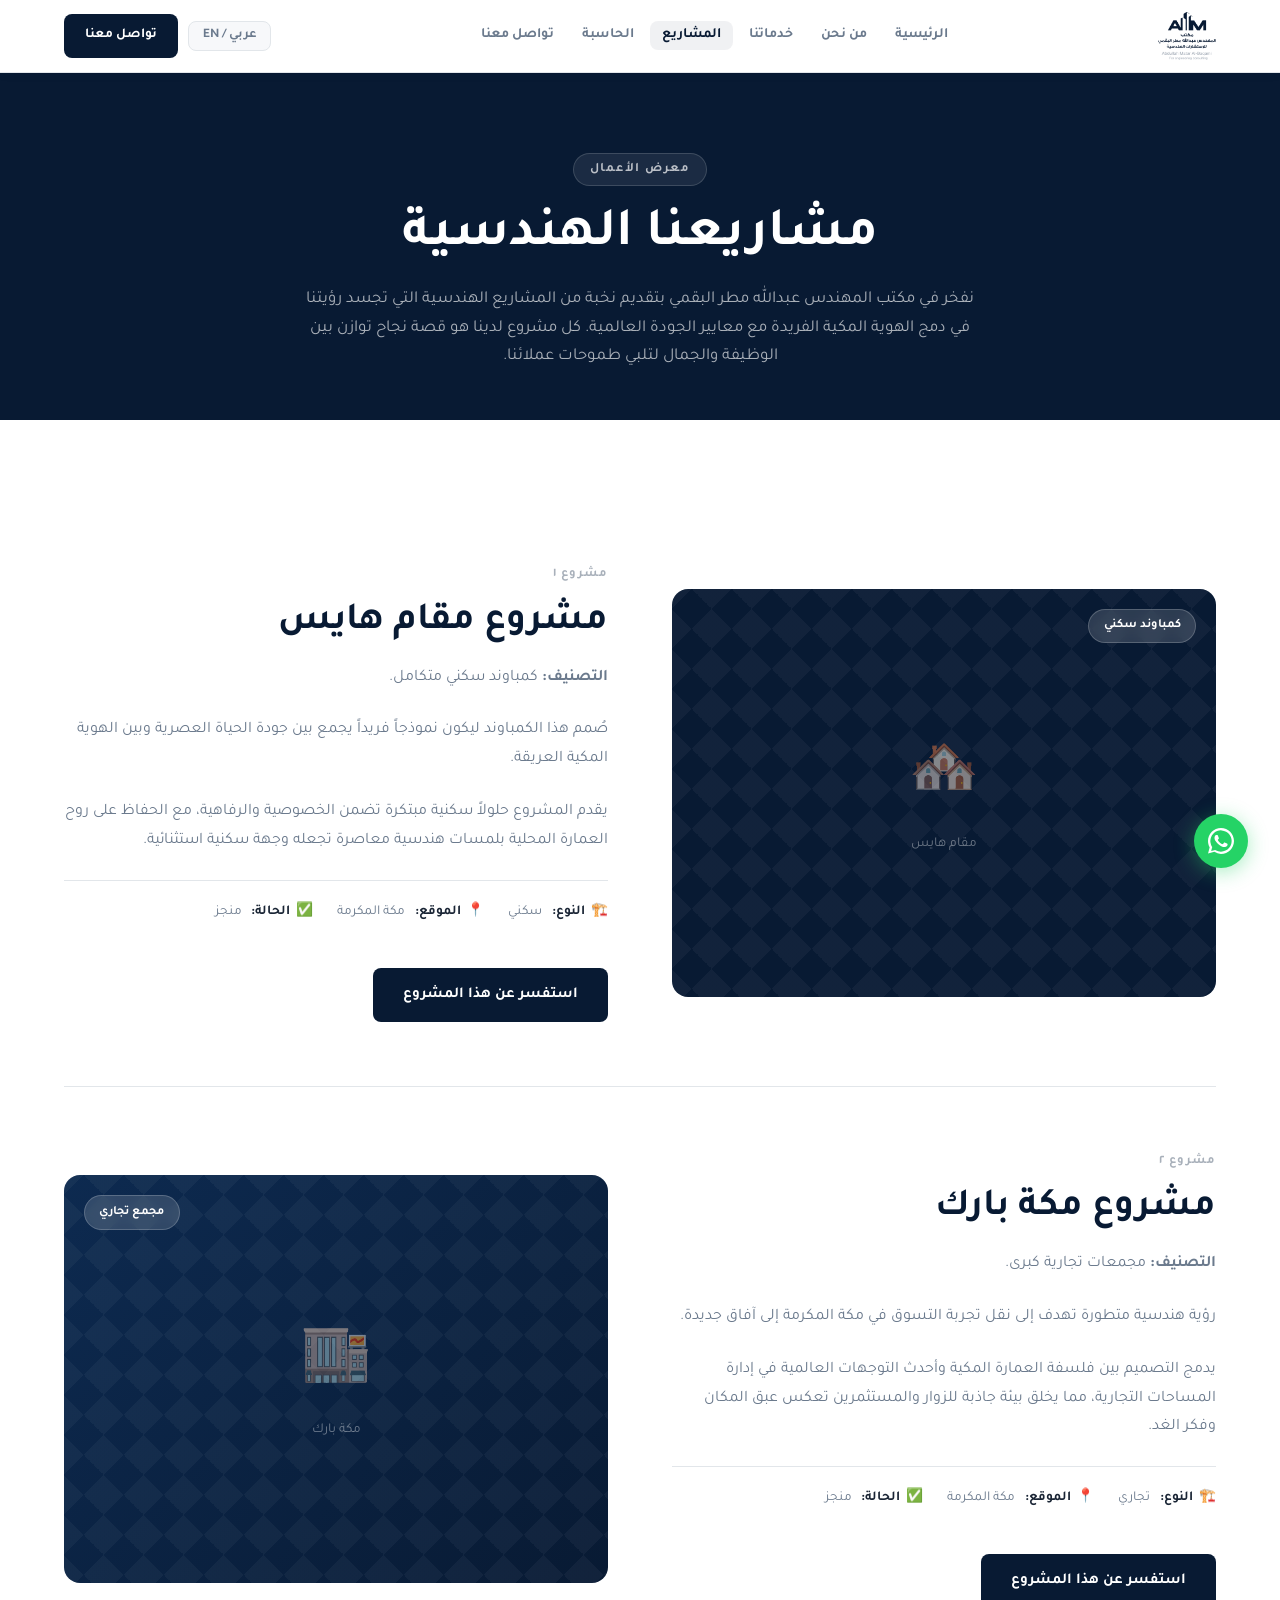
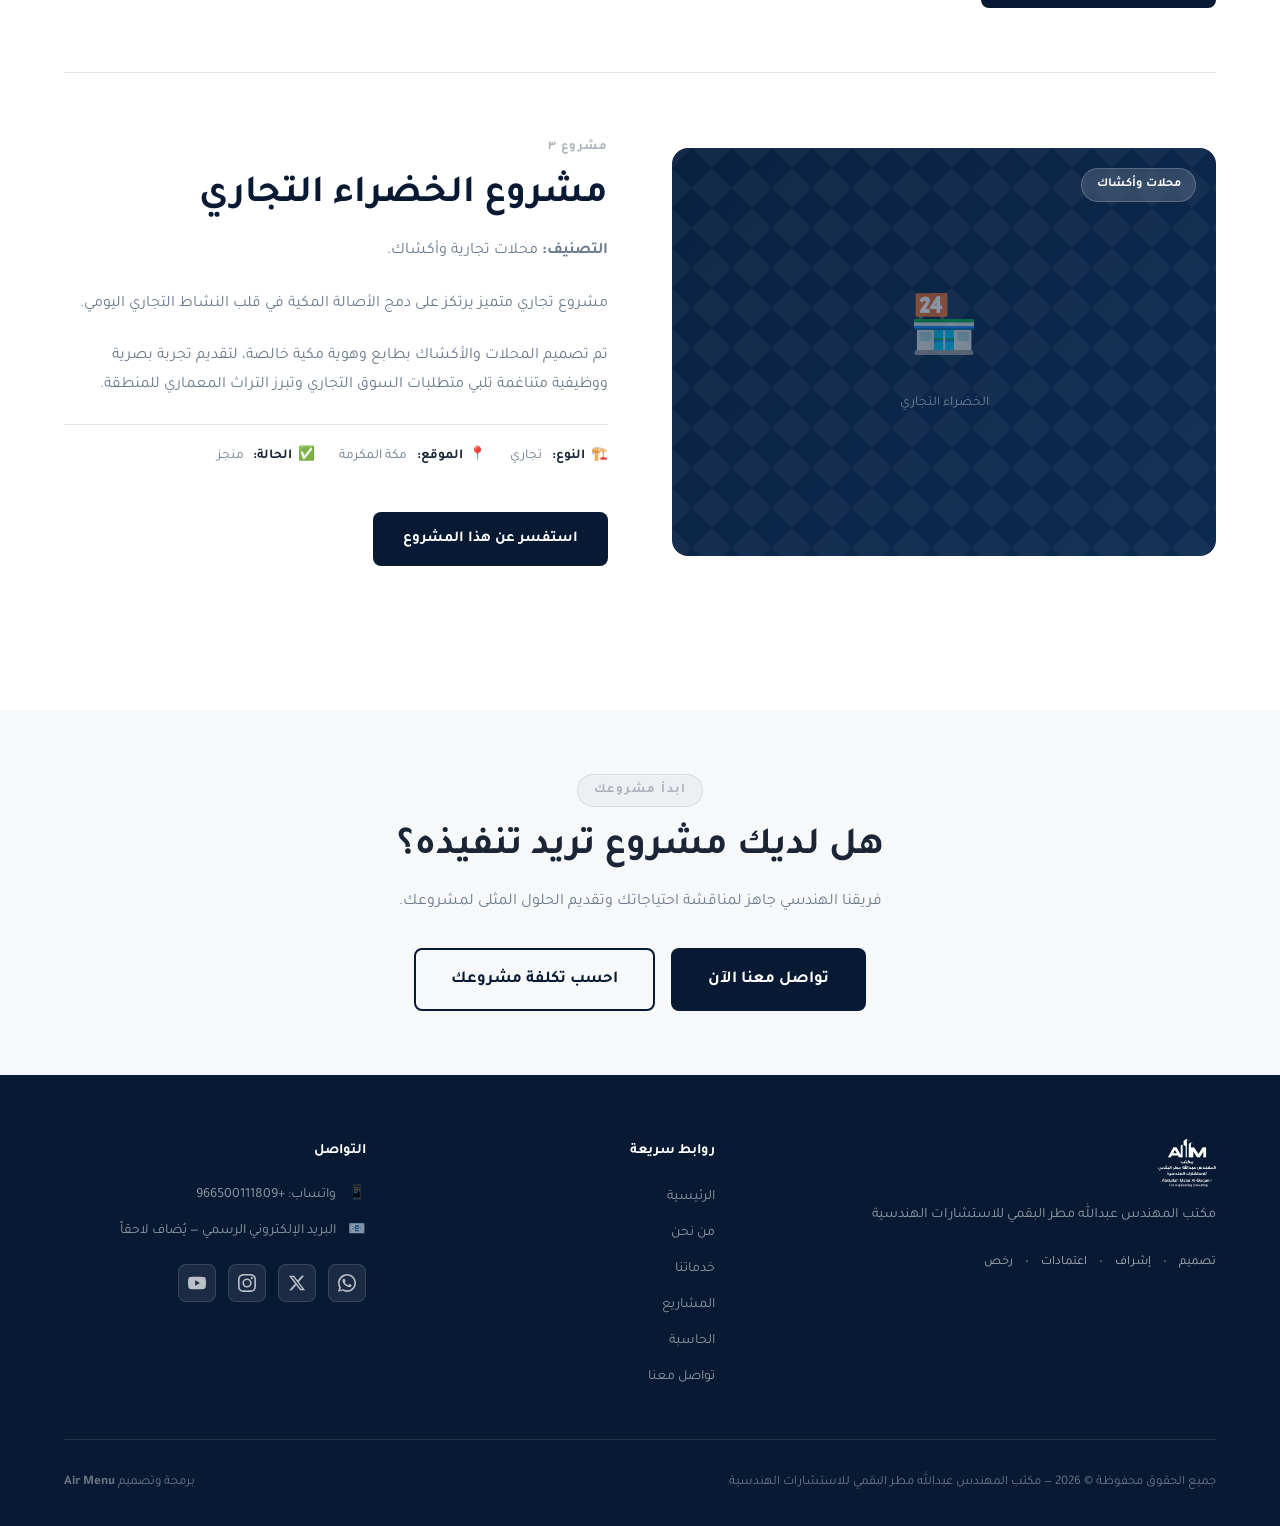
<file: projects.html>
<!DOCTYPE html>
<html lang="ar" dir="rtl">
<head>
  <meta charset="UTF-8" />
  <meta name="viewport" content="width=device-width, initial-scale=1.0" />
  <meta name="description" content="معرض مشاريع مكتب المهندس عبدالله مطر البقمي للاستشارات الهندسية — مقام هايس، مكة بارك، الخضراء التجاري" />
  <title>المشاريع — م. عبدالله مطر البقمي</title>
  <link rel="preconnect" href="https://fonts.googleapis.com" />
  <link rel="preconnect" href="https://fonts.gstatic.com" crossorigin />
  <link href="https://fonts.googleapis.com/css2?family=Tajawal:wght@400;500;700;900&display=swap" rel="stylesheet" />
  <link rel="stylesheet" href="style.css" />
</head>
<body>

<!-- ══════════════════════════════════════════
     الناف بار
════════════════════════════════════════════ -->
<header class="navbar" role="banner">
  <div class="container">
    <nav class="nav-inner" aria-label="القائمة الرئيسية">

      <a href="index.html" class="nav-logo" aria-label="الصفحة الرئيسية">
        <img src="assets/Logo.png" alt="Al-Baqmi Engineering Office" height="48" />
      </a>

      <ul class="nav-links" role="list">
        <li><a href="index.html">الرئيسية</a></li>
        <li><a href="index.html#about">من نحن</a></li>
        <li><a href="index.html#services">خدماتنا</a></li>
        <li><a href="projects.html" class="active">المشاريع</a></li>
        <li><a href="calculator.html">الحاسبة</a></li>
        <li><a href="index.html#contact">تواصل معنا</a></li>
      </ul>

      <div class="nav-actions">
        <button class="lang-btn" aria-label="تبديل اللغة">عربي / EN</button>
        <a href="index.html#contact" class="btn btn-primary btn-sm">تواصل معنا</a>
        <button class="nav-toggle" aria-label="فتح القائمة" aria-expanded="false">
          <span></span><span></span><span></span>
        </button>
      </div>

    </nav>
  </div>
</header>

<nav class="nav-mobile" aria-label="القائمة المتنقلة">
  <a href="index.html">الرئيسية</a>
  <a href="index.html#about">من نحن</a>
  <a href="index.html#services">خدماتنا</a>
  <a href="projects.html">المشاريع</a>
  <a href="calculator.html">الحاسبة</a>
  <a href="index.html#contact">تواصل معنا</a>
  <div style="padding-top:1rem;display:flex;gap:.75rem;flex-wrap:wrap;">
    <a href="index.html#contact" class="btn btn-primary">تواصل معنا</a>
    <a href="https://wa.me/966500111809" target="_blank" rel="noopener" class="btn btn-outline">واتساب 🟢</a>
  </div>
</nav>

<!-- ══════════════════════════════════════════
     هيرو المشاريع
════════════════════════════════════════════ -->
<main>
<section class="projects-hero" aria-labelledby="projects-title">
  <div class="container">
    <span class="section-tag" style="background:rgba(255,255,255,.08);color:rgba(255,255,255,.7);border-color:rgba(255,255,255,.15);">معرض الأعمال</span>
    <h1 id="projects-title">مشاريعنا الهندسية</h1>
    <p>نفخر في مكتب المهندس عبدالله مطر البقمي بتقديم نخبة من المشاريع الهندسية التي تجسد رؤيتنا في دمج الهوية المكية الفريدة مع معايير الجودة العالمية. كل مشروع لدينا هو قصة نجاح توازن بين الوظيفة والجمال لتلبي طموحات عملائنا.</p>
  </div>
</section>

<!-- ══════════════════════════════════════════
     المشاريع — تناوب الصفوف
════════════════════════════════════════════ -->
<section class="projects-section" aria-label="قائمة المشاريع">
  <div class="container">

    <!-- ── مشروع 1: مقام هايس ── -->
    <article class="project-row" aria-labelledby="proj1-title">

      <!-- الصورة -->
      <div class="project-visual">
        <div class="project-img-placeholder" role="img" aria-label="مشروع مقام هايس">
          <div class="project-img-icon" aria-hidden="true">🏘️</div>
          <div class="project-img-label">مقام هايس</div>
        </div>
        <span class="project-badge">كمباوند سكني</span>
      </div>

      <!-- التفاصيل -->
      <div class="project-content">
        <span class="project-tag">مشروع ١</span>
        <h2 id="proj1-title">مشروع مقام هايس</h2>

        <p><strong>التصنيف:</strong> كمباوند سكني متكامل.</p>
        <p>صُمم هذا الكمباوند ليكون نموذجاً فريداً يجمع بين جودة الحياة العصرية وبين الهوية المكية العريقة.</p>
        <p>يقدم المشروع حلولاً سكنية مبتكرة تضمن الخصوصية والرفاهية، مع الحفاظ على روح العمارة المحلية بلمسات هندسية معاصرة تجعله وجهة سكنية استثنائية.</p>

        <div class="project-meta">
          <div class="meta-item">🏗️ <strong>النوع:</strong>&nbsp;سكني</div>
          <div class="meta-item">📍 <strong>الموقع:</strong>&nbsp;مكة المكرمة</div>
          <div class="meta-item">✅ <strong>الحالة:</strong>&nbsp;منجز</div>
        </div>

        <div style="margin-top:1.5rem;">
          <a href="index.html#contact" class="btn btn-primary">استفسر عن هذا المشروع</a>
        </div>
      </div>

    </article>

    <!-- ── مشروع 2: مكة بارك ── -->
    <article class="project-row reverse" aria-labelledby="proj2-title">

      <!-- الصورة (تأتي على اليسار بسبب reverse) -->
      <div class="project-visual">
        <div class="project-img-placeholder" role="img" aria-label="مشروع مكة بارك" style="background:linear-gradient(135deg,#0d2a50,#081A33);">
          <div class="project-img-icon" aria-hidden="true">🏬</div>
          <div class="project-img-label">مكة بارك</div>
        </div>
        <span class="project-badge">مجمع تجاري</span>
      </div>

      <!-- التفاصيل -->
      <div class="project-content">
        <span class="project-tag">مشروع ٢</span>
        <h2 id="proj2-title">مشروع مكة بارك</h2>

        <p><strong>التصنيف:</strong> مجمعات تجارية كبرى.</p>
        <p>رؤية هندسية متطورة تهدف إلى نقل تجربة التسوق في مكة المكرمة إلى آفاق جديدة.</p>
        <p>يدمج التصميم بين فلسفة العمارة المكية وأحدث التوجهات العالمية في إدارة المساحات التجارية، مما يخلق بيئة جاذبة للزوار والمستثمرين تعكس عبق المكان وفكر الغد.</p>

        <div class="project-meta">
          <div class="meta-item">🏗️ <strong>النوع:</strong>&nbsp;تجاري</div>
          <div class="meta-item">📍 <strong>الموقع:</strong>&nbsp;مكة المكرمة</div>
          <div class="meta-item">✅ <strong>الحالة:</strong>&nbsp;منجز</div>
        </div>

        <div style="margin-top:1.5rem;">
          <a href="index.html#contact" class="btn btn-primary">استفسر عن هذا المشروع</a>
        </div>
      </div>

    </article>

    <!-- ── مشروع 3: الخضراء التجاري ── -->
    <article class="project-row" aria-labelledby="proj3-title">

      <!-- الصورة -->
      <div class="project-visual">
        <div class="project-img-placeholder" role="img" aria-label="مشروع الخضراء التجاري" style="background:linear-gradient(135deg,#0a2240,#0d2a50);">
          <div class="project-img-icon" aria-hidden="true">🏪</div>
          <div class="project-img-label">الخضراء التجاري</div>
        </div>
        <span class="project-badge">محلات وأكشاك</span>
      </div>

      <!-- التفاصيل -->
      <div class="project-content">
        <span class="project-tag">مشروع ٣</span>
        <h2 id="proj3-title">مشروع الخضراء التجاري</h2>

        <p><strong>التصنيف:</strong> محلات تجارية وأكشاك.</p>
        <p>مشروع تجاري متميز يرتكز على دمج الأصالة المكية في قلب النشاط التجاري اليومي.</p>
        <p>تم تصميم المحلات والأكشاك بطابع وهوية مكية خالصة، لتقديم تجربة بصرية ووظيفية متناغمة تلبي متطلبات السوق التجاري وتبرز التراث المعماري للمنطقة.</p>

        <div class="project-meta">
          <div class="meta-item">🏗️ <strong>النوع:</strong>&nbsp;تجاري</div>
          <div class="meta-item">📍 <strong>الموقع:</strong>&nbsp;مكة المكرمة</div>
          <div class="meta-item">✅ <strong>الحالة:</strong>&nbsp;منجز</div>
        </div>

        <div style="margin-top:1.5rem;">
          <a href="index.html#contact" class="btn btn-primary">استفسر عن هذا المشروع</a>
        </div>
      </div>

    </article>

  </div>
</section>

<!-- ══════════════════════════════════════════
     CTA أسفل المشاريع
════════════════════════════════════════════ -->
<section class="section-sm" style="background:var(--light-bg);text-align:center;">
  <div class="container">
    <span class="section-tag">ابدأ مشروعك</span>
    <h2 style="margin-bottom:1rem;">هل لديك مشروع تريد تنفيذه؟</h2>
    <p style="color:var(--text-muted);max-width:520px;margin:0 auto 2rem;">فريقنا الهندسي جاهز لمناقشة احتياجاتك وتقديم الحلول المثلى لمشروعك.</p>
    <div style="display:flex;gap:1rem;justify-content:center;flex-wrap:wrap;">
      <a href="index.html#contact" class="btn btn-primary btn-lg">تواصل معنا الآن</a>
      <a href="calculator.html" class="btn btn-outline btn-lg">احسب تكلفة مشروعك</a>
    </div>
  </div>
</section>
</main>

<!-- ══════════════════════════════════════════
     الفوتر
════════════════════════════════════════════ -->
<footer class="footer" role="contentinfo">
  <div class="container">
    <div class="footer-grid">

      <div class="footer-about">
        <div class="footer-logo">
          <img src="assets/Logo W.png" alt="Al-Baqmi Engineering Office" height="48" />
        </div>
        <p>مكتب المهندس عبدالله مطر البقمي للاستشارات الهندسية</p>
        <div class="footer-tagline">
          <span>تصميم</span>•<span>إشراف</span>•<span>اعتمادات</span>•<span>رخص</span>
        </div>
      </div>

      <div class="footer-col">
        <h4>روابط سريعة</h4>
        <ul class="footer-links">
          <li><a href="index.html">الرئيسية</a></li>
          <li><a href="index.html#about">من نحن</a></li>
          <li><a href="index.html#services">خدماتنا</a></li>
          <li><a href="projects.html">المشاريع</a></li>
          <li><a href="calculator.html">الحاسبة</a></li>
          <li><a href="index.html#contact">تواصل معنا</a></li>
        </ul>
      </div>

      <div class="footer-col">
        <h4>التواصل</h4>
        <div class="footer-contact-item">
          <span>📱</span>
          <span>واتساب: +966500111809</span>
        </div>
        <div class="footer-contact-item">
          <span>📧</span>
          <span>البريد الإلكتروني الرسمي — يُضاف لاحقاً</span>
        </div>
        <div class="social-icons" aria-label="وسائل التواصل الاجتماعي">
          <a href="https://wa.me/966500111809" target="_blank" rel="noopener" class="social-icon" aria-label="واتساب">
            <svg viewBox="0 0 24 24" width="18" height="18" fill="currentColor"><path d="M17.472 14.382c-.297-.149-1.758-.867-2.03-.967-.273-.099-.471-.148-.67.15-.197.297-.767.966-.94 1.164-.173.199-.347.223-.644.075-.297-.15-1.255-.463-2.39-1.475-.883-.788-1.48-1.761-1.653-2.059-.173-.297-.018-.458.13-.606.134-.133.298-.347.446-.52.149-.174.198-.298.298-.497.099-.198.05-.371-.025-.52-.075-.149-.669-1.612-.916-2.207-.242-.579-.487-.5-.669-.51-.173-.008-.371-.01-.57-.01-.198 0-.52.074-.792.372-.272.297-1.04 1.016-1.04 2.479 0 1.462 1.065 2.875 1.213 3.074.149.198 2.096 3.2 5.077 4.487.709.306 1.262.489 1.694.625.712.227 1.36.195 1.871.118.571-.085 1.758-.719 2.006-1.413.248-.694.248-1.289.173-1.413-.074-.124-.272-.198-.57-.347z"/><path d="M12 0C5.373 0 0 5.373 0 12c0 2.125.558 4.12 1.535 5.845L.057 23.5l5.818-1.527A11.94 11.94 0 0 0 12 24c6.627 0 12-5.373 12-12S18.627 0 12 0zm0 21.818a9.81 9.81 0 0 1-5.003-1.368l-.36-.214-3.717.976.992-3.617-.235-.371A9.818 9.818 0 1 1 12 21.818z"/></svg>
          </a>
          <a href="#" class="social-icon" aria-label="تويتر X">
            <svg viewBox="0 0 24 24" width="18" height="18" fill="currentColor"><path d="M18.244 2.25h3.308l-7.227 8.26 8.502 11.24H16.17l-5.214-6.817L4.99 21.75H1.68l7.73-8.835L1.254 2.25H8.08l4.713 6.231zm-1.161 17.52h1.833L7.084 4.126H5.117z"/></svg>
          </a>
          <a href="#" class="social-icon" aria-label="إنستغرام">
            <svg viewBox="0 0 24 24" width="18" height="18" fill="currentColor"><path d="M12 2.163c3.204 0 3.584.012 4.85.07 3.252.148 4.771 1.691 4.919 4.919.058 1.265.069 1.645.069 4.849 0 3.205-.012 3.584-.069 4.849-.149 3.225-1.664 4.771-4.919 4.919-1.266.058-1.644.07-4.85.07-3.204 0-3.584-.012-4.849-.07-3.26-.149-4.771-1.699-4.919-4.92-.058-1.265-.07-1.644-.07-4.849 0-3.204.013-3.583.07-4.849.149-3.227 1.664-4.771 4.919-4.919 1.266-.057 1.645-.069 4.849-.069zM12 0C8.741 0 8.333.014 7.053.072 2.695.272.273 2.69.073 7.052.014 8.333 0 8.741 0 12c0 3.259.014 3.668.072 4.948.2 4.358 2.618 6.78 6.98 6.98C8.333 23.986 8.741 24 12 24c3.259 0 3.668-.014 4.948-.072 4.354-.2 6.782-2.618 6.979-6.98.059-1.28.073-1.689.073-4.948 0-3.259-.014-3.667-.072-4.947-.196-4.354-2.617-6.78-6.979-6.98C15.668.014 15.259 0 12 0zm0 5.838a6.162 6.162 0 1 0 0 12.324 6.162 6.162 0 0 0 0-12.324zM12 16a4 4 0 1 1 0-8 4 4 0 0 1 0 8zm6.406-11.845a1.44 1.44 0 1 0 0 2.881 1.44 1.44 0 0 0 0-2.881z"/></svg>
          </a>
          <a href="#" class="social-icon" aria-label="يوتيوب">
            <svg viewBox="0 0 24 24" width="18" height="18" fill="currentColor"><path d="M23.495 6.205a3.007 3.007 0 0 0-2.088-2.088c-1.87-.501-9.396-.501-9.396-.501s-7.507-.01-9.396.501A3.007 3.007 0 0 0 .527 6.205a31.247 31.247 0 0 0-.522 5.805 31.247 31.247 0 0 0 .522 5.783 3.007 3.007 0 0 0 2.088 2.088c1.868.502 9.396.502 9.396.502s7.506 0 9.396-.502a3.007 3.007 0 0 0 2.088-2.088 31.247 31.247 0 0 0 .5-5.783 31.247 31.247 0 0 0-.5-5.805zM9.609 15.601V8.408l6.264 3.602z"/></svg>
          </a>
        </div>
      </div>

    </div>

    <div class="footer-bottom">
      <p>جميع الحقوق محفوظة &copy; <span id="year"></span> — مكتب المهندس عبدالله مطر البقمي للاستشارات الهندسية</p>
      <p>برمجة وتصميم <strong>Air Menu</strong></p>
    </div>
  </div>
</footer>

<button class="scroll-top" aria-label="الرجوع للأعلى">&#8679;</button>

<a href="https://wa.me/966500111809" target="_blank" rel="noopener" class="wa-float" aria-label="تواصل عبر واتساب">
  <svg viewBox="0 0 24 24" width="26" height="26" fill="white"><path d="M17.472 14.382c-.297-.149-1.758-.867-2.03-.967-.273-.099-.471-.148-.67.15-.197.297-.767.966-.94 1.164-.173.199-.347.223-.644.075-.297-.15-1.255-.463-2.39-1.475-.883-.788-1.48-1.761-1.653-2.059-.173-.297-.018-.458.13-.606.134-.133.298-.347.446-.52.149-.174.198-.298.298-.497.099-.198.05-.371-.025-.52-.075-.149-.669-1.612-.916-2.207-.242-.579-.487-.5-.669-.51-.173-.008-.371-.01-.57-.01-.198 0-.52.074-.792.372-.272.297-1.04 1.016-1.04 2.479 0 1.462 1.065 2.875 1.213 3.074.149.198 2.096 3.2 5.077 4.487.709.306 1.262.489 1.694.625.712.227 1.36.195 1.871.118.571-.085 1.758-.719 2.006-1.413.248-.694.248-1.289.173-1.413-.074-.124-.272-.198-.57-.347z"/><path d="M12 0C5.373 0 0 5.373 0 12c0 2.125.558 4.12 1.535 5.845L.057 23.5l5.818-1.527A11.94 11.94 0 0 0 12 24c6.627 0 12-5.373 12-12S18.627 0 12 0zm0 21.818a9.81 9.81 0 0 1-5.003-1.368l-.36-.214-3.717.976.992-3.617-.235-.371A9.818 9.818 0 1 1 12 21.818z"/></svg>
</a>

<script>document.getElementById('year').textContent = new Date().getFullYear();</script>
<script src="script.js"></script>
</body>
</html>
</file>
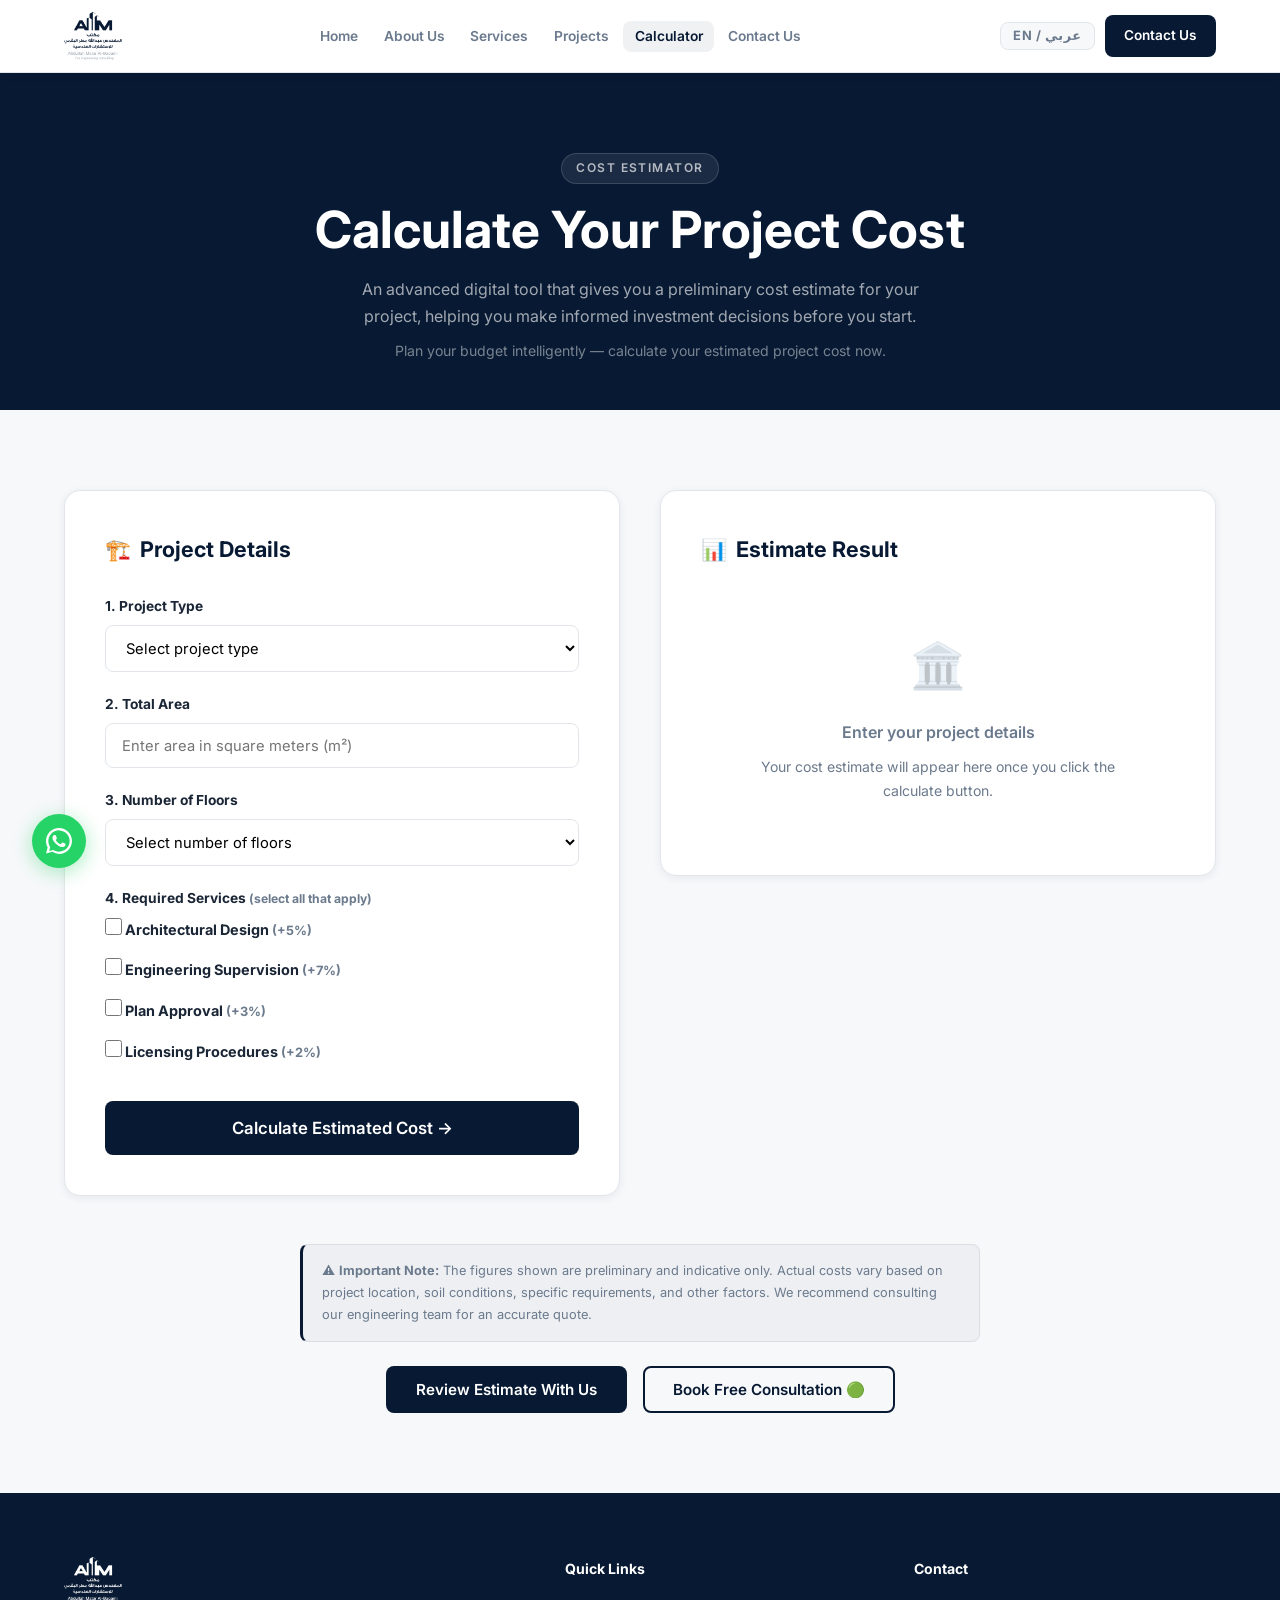
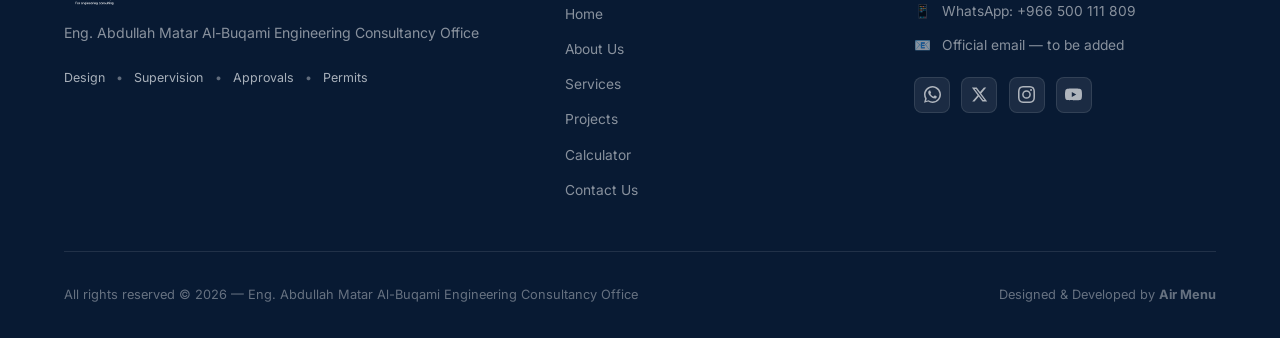
<file: en/calculator.html>
<!DOCTYPE html>
<html lang="en" dir="ltr">
<head>
  <meta charset="UTF-8" />
  <meta name="viewport" content="width=device-width, initial-scale=1.0" />
  <meta name="description" content="Engineering project cost calculator — Al-Buqami Engineering Consultancy Office" />
  <title>Cost Calculator — Al-Buqami Engineering</title>
  <link rel="preconnect" href="https://fonts.googleapis.com" />
  <link rel="preconnect" href="https://fonts.gstatic.com" crossorigin />
  <link href="https://fonts.googleapis.com/css2?family=Inter:wght@400;500;600;700;900&display=swap" rel="stylesheet" />
  <link rel="stylesheet" href="style.css" />
</head>
<body>

<!-- ══════════════════════════════════════════
     NAVBAR
════════════════════════════════════════════ -->
<header class="navbar" role="banner">
  <div class="container">
    <nav class="nav-inner" aria-label="Main navigation">

      <a href="index.html" class="nav-logo" aria-label="Go to homepage">
        <img src="../assets/Logo.png" alt="Al-Baqmi Engineering Office" height="48" />
      </a>

      <ul class="nav-links" role="list">
        <li><a href="index.html">Home</a></li>
        <li><a href="index.html#about">About Us</a></li>
        <li><a href="index.html#services">Services</a></li>
        <li><a href="projects.html">Projects</a></li>
        <li><a href="calculator.html" class="active">Calculator</a></li>
        <li><a href="index.html#contact">Contact Us</a></li>
      </ul>

      <div class="nav-actions">
        <button class="lang-btn" aria-label="Switch to Arabic">EN / عربي</button>
        <a href="index.html#contact" class="btn btn-primary btn-sm">Contact Us</a>
        <button class="nav-toggle" aria-label="Open menu" aria-expanded="false">
          <span></span><span></span><span></span>
        </button>
      </div>

    </nav>
  </div>
</header>

<nav class="nav-mobile" aria-label="Mobile navigation">
  <a href="index.html">Home</a>
  <a href="index.html#about">About Us</a>
  <a href="index.html#services">Services</a>
  <a href="projects.html">Projects</a>
  <a href="calculator.html">Calculator</a>
  <a href="index.html#contact">Contact Us</a>
  <div style="padding-top:1rem;display:flex;gap:.75rem;flex-wrap:wrap;">
    <a href="index.html#contact" class="btn btn-primary">Contact Us</a>
    <a href="https://wa.me/966500111809" target="_blank" rel="noopener" class="btn btn-outline">WhatsApp 🟢</a>
  </div>
</nav>

<!-- ══════════════════════════════════════════
     HERO
════════════════════════════════════════════ -->
<main>
<section class="calc-hero" aria-labelledby="calc-title">
  <div class="container">
    <span class="section-tag" style="background:rgba(255,255,255,.08);color:rgba(255,255,255,.68);border-color:rgba(255,255,255,.14);">Cost Estimator</span>
    <h1 id="calc-title">Calculate Your Project Cost</h1>
    <p>An advanced digital tool that gives you a preliminary cost estimate for your project, helping you make informed investment decisions before you start.</p>
    <p style="color:rgba(255,255,255,.46);font-size:.88rem;margin-top:.5rem;">Plan your budget intelligently — calculate your estimated project cost now.</p>
  </div>
</section>

<!-- ══════════════════════════════════════════
     CALCULATOR
════════════════════════════════════════════ -->
<section class="calc-section" aria-label="Cost calculator">
  <div class="container">
    <div class="calc-wrapper">

      <!-- Form -->
      <div class="calc-form-card">
        <h3><span style="font-size:1.3rem">🏗️</span> Project Details</h3>

        <form id="calcForm" novalidate aria-label="Cost calculator form">

          <!-- 1. Project Type -->
          <div class="calc-form-group">
            <label for="calc_type">1. Project Type</label>
            <select id="calc_type" name="calc_type" required>
              <option value="" disabled selected>Select project type</option>
              <option value="Residential">Residential</option>
              <option value="Commercial">Commercial</option>
              <option value="Administrative">Administrative</option>
              <option value="Villa">Villa</option>
              <option value="Building">Building</option>
              <option value="Compound">Compound</option>
              <option value="Other">Other</option>
            </select>
          </div>

          <!-- 2. Total Area -->
          <div class="calc-form-group">
            <label for="calc_area">2. Total Area</label>
            <input
              type="number"
              id="calc_area"
              name="calc_area"
              placeholder="Enter area in square meters (m²)"
              min="1"
              required
            />
          </div>

          <!-- 3. Number of Floors -->
          <div class="calc-form-group">
            <label for="calc_floors">3. Number of Floors</label>
            <select id="calc_floors" name="calc_floors">
              <option value="" disabled selected>Select number of floors</option>
              <option value="1">1 Floor</option>
              <option value="2">2 Floors</option>
              <option value="3">3 Floors</option>
              <option value="4">4 Floors</option>
              <option value="5">5 Floors</option>
              <option value="6">6 Floors</option>
              <option value="7">7 Floors</option>
              <option value="8">8 Floors</option>
              <option value="10">10 Floors</option>
              <option value="12">12 Floors</option>
              <option value="15">15 Floors</option>
              <option value="20">20 Floors</option>
            </select>
          </div>

          <!-- 4. Required Services -->
          <div class="calc-form-group">
            <label>4. Required Services <span style="font-size:.76rem;color:var(--text-muted);">(select all that apply)</span></label>
            <div class="checkbox-group" role="group" aria-label="Required services">
              <label class="checkbox-item">
                <input type="checkbox" name="calc_services" value="Architectural Design" />
                <span>Architectural Design <span style="color:var(--text-muted);font-size:.8rem;">(+5%)</span></span>
              </label>
              <label class="checkbox-item">
                <input type="checkbox" name="calc_services" value="Engineering Supervision" />
                <span>Engineering Supervision <span style="color:var(--text-muted);font-size:.8rem;">(+7%)</span></span>
              </label>
              <label class="checkbox-item">
                <input type="checkbox" name="calc_services" value="Plan Approval" />
                <span>Plan Approval <span style="color:var(--text-muted);font-size:.8rem;">(+3%)</span></span>
              </label>
              <label class="checkbox-item">
                <input type="checkbox" name="calc_services" value="Licensing Procedures" />
                <span>Licensing Procedures <span style="color:var(--text-muted);font-size:.8rem;">(+2%)</span></span>
              </label>
            </div>
          </div>

          <button type="submit" class="btn btn-primary btn-lg calc-btn">
            Calculate Estimated Cost →
          </button>

        </form>
      </div>

      <!-- Result -->
      <div class="calc-result-card">
        <h3><span style="font-size:1.3rem">📊</span> Estimate Result</h3>

        <div id="calcResult">
          <div class="result-placeholder" aria-live="polite">
            <div class="result-icon" aria-hidden="true">🏛️</div>
            <h4 style="color:var(--text-muted);font-weight:600;">Enter your project details</h4>
            <p style="font-size:.88rem;color:var(--text-muted);margin-top:.5rem;">Your cost estimate will appear here once you click the calculate button.</p>
          </div>
        </div>

      </div>

    </div>

    <!-- Bottom disclaimer + static CTA -->
    <div style="max-width:680px;margin:3rem auto 0;text-align:center;">
      <div class="result-note" style="text-align:left;">
        ⚠️ <strong>Important Note:</strong> The figures shown are preliminary and indicative only. Actual costs vary based on project location, soil conditions, specific requirements, and other factors. We recommend consulting our engineering team for an accurate quote.
      </div>
      <div style="display:flex;gap:1rem;justify-content:center;flex-wrap:wrap;">
        <button class="btn btn-primary review-estimate" onclick="window.open('https://wa.me/966500111809?text=' + encodeURIComponent('Hello, I would like to review my project estimate with your engineering team.'), '_blank')">Review Estimate With Us</button>
        <button class="btn btn-outline book-consult">Book Free Consultation 🟢</button>
      </div>
    </div>

  </div>
</section>
</main>

<!-- ══════════════════════════════════════════
     FOOTER
════════════════════════════════════════════ -->
<footer class="footer" role="contentinfo">
  <div class="container">
    <div class="footer-grid">

      <div class="footer-about">
        <div class="footer-logo">
          <img src="../assets/Logo W.png" alt="Al-Baqmi Engineering Office" height="48" />
        </div>
        <p>Eng. Abdullah Matar Al-Buqami Engineering Consultancy Office</p>
        <div class="footer-tagline">
          <span>Design</span>•<span>Supervision</span>•<span>Approvals</span>•<span>Permits</span>
        </div>
      </div>

      <div class="footer-col">
        <h4>Quick Links</h4>
        <ul class="footer-links">
          <li><a href="index.html">Home</a></li>
          <li><a href="index.html#about">About Us</a></li>
          <li><a href="index.html#services">Services</a></li>
          <li><a href="projects.html">Projects</a></li>
          <li><a href="calculator.html">Calculator</a></li>
          <li><a href="index.html#contact">Contact Us</a></li>
        </ul>
      </div>

      <div class="footer-col">
        <h4>Contact</h4>
        <div class="footer-contact-item"><span>📱</span><span>WhatsApp: +966 500 111 809</span></div>
        <div class="footer-contact-item"><span>📧</span><span>Official email — to be added</span></div>
        <div class="social-icons" aria-label="Social media">
          <a href="https://wa.me/966500111809" target="_blank" rel="noopener" class="social-icon" aria-label="WhatsApp">
            <svg viewBox="0 0 24 24" width="17" height="17" fill="currentColor"><path d="M17.472 14.382c-.297-.149-1.758-.867-2.03-.967-.273-.099-.471-.148-.67.15-.197.297-.767.966-.94 1.164-.173.199-.347.223-.644.075-.297-.15-1.255-.463-2.39-1.475-.883-.788-1.48-1.761-1.653-2.059-.173-.297-.018-.458.13-.606.134-.133.298-.347.446-.52.149-.174.198-.298.298-.497.099-.198.05-.371-.025-.52-.075-.149-.669-1.612-.916-2.207-.242-.579-.487-.5-.669-.51-.173-.008-.371-.01-.57-.01-.198 0-.52.074-.792.372-.272.297-1.04 1.016-1.04 2.479 0 1.462 1.065 2.875 1.213 3.074.149.198 2.096 3.2 5.077 4.487.709.306 1.262.489 1.694.625.712.227 1.36.195 1.871.118.571-.085 1.758-.719 2.006-1.413.248-.694.248-1.289.173-1.413-.074-.124-.272-.198-.57-.347z"/><path d="M12 0C5.373 0 0 5.373 0 12c0 2.125.558 4.12 1.535 5.845L.057 23.5l5.818-1.527A11.94 11.94 0 0 0 12 24c6.627 0 12-5.373 12-12S18.627 0 12 0zm0 21.818a9.81 9.81 0 0 1-5.003-1.368l-.36-.214-3.717.976.992-3.617-.235-.371A9.818 9.818 0 1 1 12 21.818z"/></svg>
          </a>
          <a href="#" class="social-icon" aria-label="X / Twitter"><svg viewBox="0 0 24 24" width="17" height="17" fill="currentColor"><path d="M18.244 2.25h3.308l-7.227 8.26 8.502 11.24H16.17l-5.214-6.817L4.99 21.75H1.68l7.73-8.835L1.254 2.25H8.08l4.713 6.231zm-1.161 17.52h1.833L7.084 4.126H5.117z"/></svg></a>
          <a href="#" class="social-icon" aria-label="Instagram"><svg viewBox="0 0 24 24" width="17" height="17" fill="currentColor"><path d="M12 2.163c3.204 0 3.584.012 4.85.07 3.252.148 4.771 1.691 4.919 4.919.058 1.265.069 1.645.069 4.849 0 3.205-.012 3.584-.069 4.849-.149 3.225-1.664 4.771-4.919 4.919-1.266.058-1.644.07-4.85.07-3.204 0-3.584-.012-4.849-.07-3.26-.149-4.771-1.699-4.919-4.92-.058-1.265-.07-1.644-.07-4.849 0-3.204.013-3.583.07-4.849.149-3.227 1.664-4.771 4.919-4.919 1.266-.057 1.645-.069 4.849-.069zM12 0C8.741 0 8.333.014 7.053.072 2.695.272.273 2.69.073 7.052.014 8.333 0 8.741 0 12c0 3.259.014 3.668.072 4.948.2 4.358 2.618 6.78 6.98 6.98C8.333 23.986 8.741 24 12 24c3.259 0 3.668-.014 4.948-.072 4.354-.2 6.782-2.618 6.979-6.98.059-1.28.073-1.689.073-4.948 0-3.259-.014-3.667-.072-4.947-.196-4.354-2.617-6.78-6.979-6.98C15.668.014 15.259 0 12 0zm0 5.838a6.162 6.162 0 1 0 0 12.324 6.162 6.162 0 0 0 0-12.324zM12 16a4 4 0 1 1 0-8 4 4 0 0 1 0 8zm6.406-11.845a1.44 1.44 0 1 0 0 2.881 1.44 1.44 0 0 0 0-2.881z"/></svg></a>
          <a href="#" class="social-icon" aria-label="YouTube"><svg viewBox="0 0 24 24" width="17" height="17" fill="currentColor"><path d="M23.495 6.205a3.007 3.007 0 0 0-2.088-2.088c-1.87-.501-9.396-.501-9.396-.501s-7.507-.01-9.396.501A3.007 3.007 0 0 0 .527 6.205a31.247 31.247 0 0 0-.522 5.805 31.247 31.247 0 0 0 .522 5.783 3.007 3.007 0 0 0 2.088 2.088c1.868.502 9.396.502 9.396.502s7.506 0 9.396-.502a3.007 3.007 0 0 0 2.088-2.088 31.247 31.247 0 0 0 .5-5.783 31.247 31.247 0 0 0-.5-5.805zM9.609 15.601V8.408l6.264 3.602z"/></svg></a>
        </div>
      </div>

    </div>

    <div class="footer-bottom">
      <p>All rights reserved &copy; <span id="year"></span> — Eng. Abdullah Matar Al-Buqami Engineering Consultancy Office</p>
      <p>Designed &amp; Developed by <strong>Air Menu</strong></p>
    </div>
  </div>
</footer>

<button class="scroll-top" aria-label="Back to top">&#8679;</button>
<a href="https://wa.me/966500111809" target="_blank" rel="noopener" class="wa-float" aria-label="Contact via WhatsApp">
  <svg viewBox="0 0 24 24" width="26" height="26" fill="white"><path d="M17.472 14.382c-.297-.149-1.758-.867-2.03-.967-.273-.099-.471-.148-.67.15-.197.297-.767.966-.94 1.164-.173.199-.347.223-.644.075-.297-.15-1.255-.463-2.39-1.475-.883-.788-1.48-1.761-1.653-2.059-.173-.297-.018-.458.13-.606.134-.133.298-.347.446-.52.149-.174.198-.298.298-.497.099-.198.05-.371-.025-.52-.075-.149-.669-1.612-.916-2.207-.242-.579-.487-.5-.669-.51-.173-.008-.371-.01-.57-.01-.198 0-.52.074-.792.372-.272.297-1.04 1.016-1.04 2.479 0 1.462 1.065 2.875 1.213 3.074.149.198 2.096 3.2 5.077 4.487.709.306 1.262.489 1.694.625.712.227 1.36.195 1.871.118.571-.085 1.758-.719 2.006-1.413.248-.694.248-1.289.173-1.413-.074-.124-.272-.198-.57-.347z"/><path d="M12 0C5.373 0 0 5.373 0 12c0 2.125.558 4.12 1.535 5.845L.057 23.5l5.818-1.527A11.94 11.94 0 0 0 12 24c6.627 0 12-5.373 12-12S18.627 0 12 0zm0 21.818a9.81 9.81 0 0 1-5.003-1.368l-.36-.214-3.717.976.992-3.617-.235-.371A9.818 9.818 0 1 1 12 21.818z"/></svg>
</a>

<script src="script.js"></script>
</body>
</html>
</file>
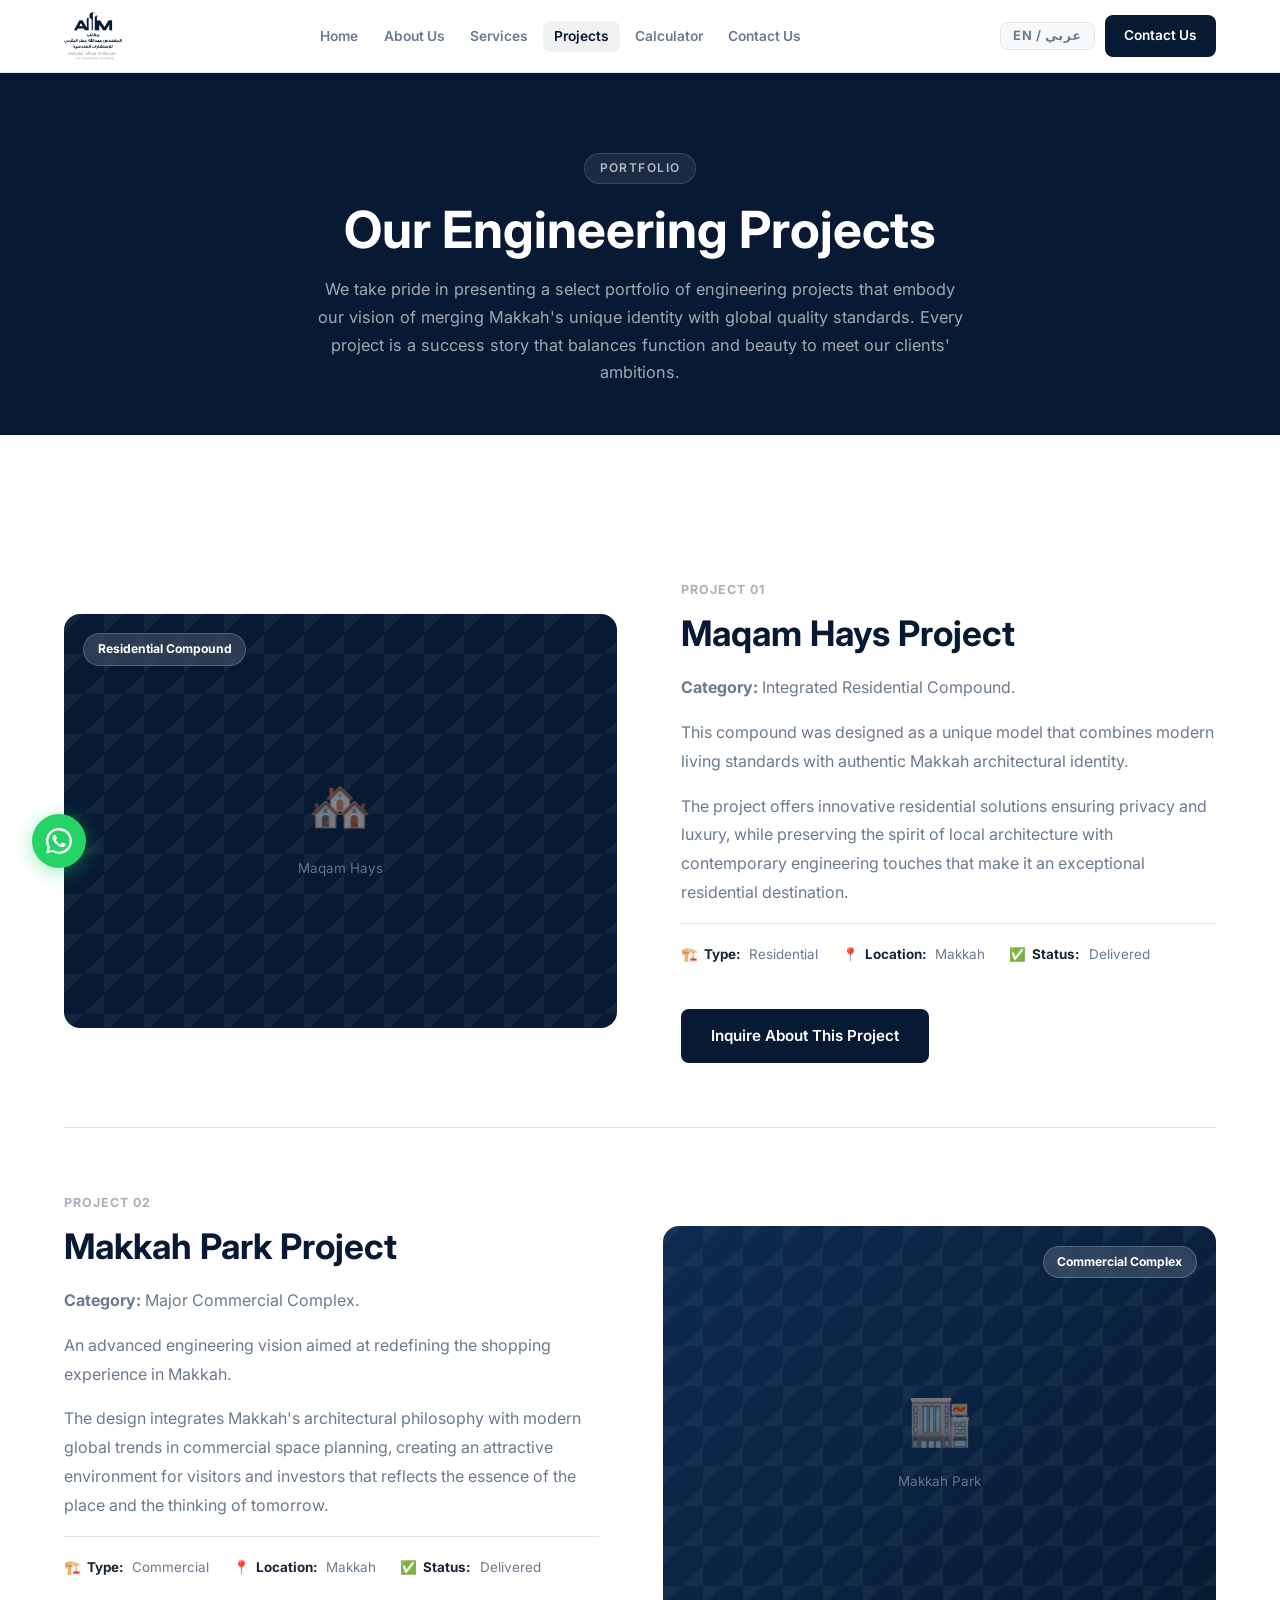
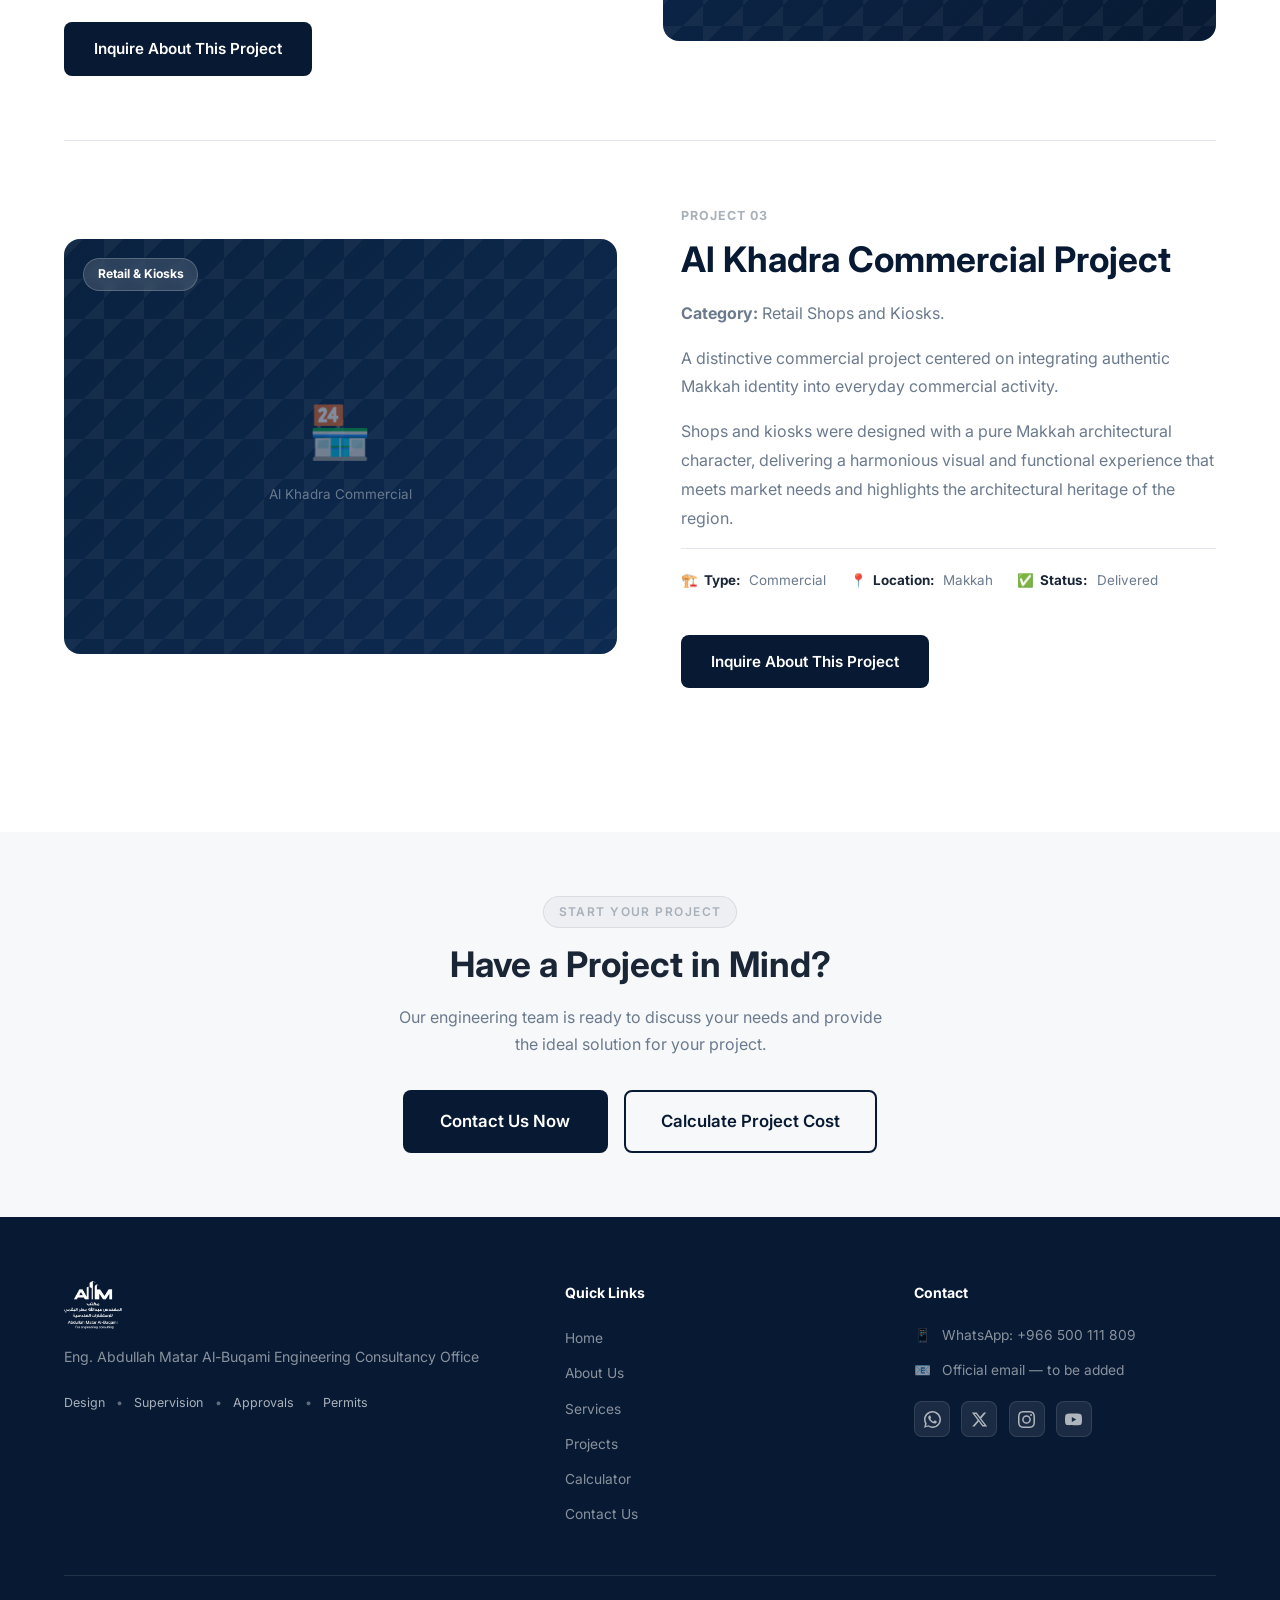
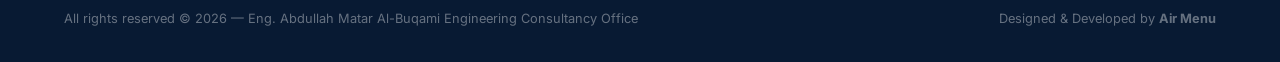
<file: en/projects.html>
<!DOCTYPE html>
<html lang="en" dir="ltr">
<head>
  <meta charset="UTF-8" />
  <meta name="viewport" content="width=device-width, initial-scale=1.0" />
  <meta name="description" content="Engineering projects portfolio — Al-Buqami Engineering Consultancy Office" />
  <title>Projects — Al-Buqami Engineering</title>
  <link rel="preconnect" href="https://fonts.googleapis.com" />
  <link rel="preconnect" href="https://fonts.gstatic.com" crossorigin />
  <link href="https://fonts.googleapis.com/css2?family=Inter:wght@400;500;600;700;900&display=swap" rel="stylesheet" />
  <link rel="stylesheet" href="style.css" />
</head>
<body>

<!-- ══════════════════════════════════════════
     NAVBAR
════════════════════════════════════════════ -->
<header class="navbar" role="banner">
  <div class="container">
    <nav class="nav-inner" aria-label="Main navigation">

      <a href="index.html" class="nav-logo" aria-label="Go to homepage">
        <img src="../assets/Logo.png" alt="Al-Baqmi Engineering Office" height="48" />
      </a>

      <ul class="nav-links" role="list">
        <li><a href="index.html">Home</a></li>
        <li><a href="index.html#about">About Us</a></li>
        <li><a href="index.html#services">Services</a></li>
        <li><a href="projects.html" class="active">Projects</a></li>
        <li><a href="calculator.html">Calculator</a></li>
        <li><a href="index.html#contact">Contact Us</a></li>
      </ul>

      <div class="nav-actions">
        <button class="lang-btn" aria-label="Switch to Arabic">EN / عربي</button>
        <a href="index.html#contact" class="btn btn-primary btn-sm">Contact Us</a>
        <button class="nav-toggle" aria-label="Open menu" aria-expanded="false">
          <span></span><span></span><span></span>
        </button>
      </div>

    </nav>
  </div>
</header>

<nav class="nav-mobile" aria-label="Mobile navigation">
  <a href="index.html">Home</a>
  <a href="index.html#about">About Us</a>
  <a href="index.html#services">Services</a>
  <a href="projects.html">Projects</a>
  <a href="calculator.html">Calculator</a>
  <a href="index.html#contact">Contact Us</a>
  <div style="padding-top:1rem;display:flex;gap:.75rem;flex-wrap:wrap;">
    <a href="index.html#contact" class="btn btn-primary">Contact Us</a>
    <a href="https://wa.me/966500111809" target="_blank" rel="noopener" class="btn btn-outline">WhatsApp 🟢</a>
  </div>
</nav>

<!-- ══════════════════════════════════════════
     HERO
════════════════════════════════════════════ -->
<main>
<section class="projects-hero" aria-labelledby="projects-title">
  <div class="container">
    <span class="section-tag" style="background:rgba(255,255,255,.08);color:rgba(255,255,255,.68);border-color:rgba(255,255,255,.14);">Portfolio</span>
    <h1 id="projects-title">Our Engineering Projects</h1>
    <p>We take pride in presenting a select portfolio of engineering projects that embody our vision of merging Makkah's unique identity with global quality standards. Every project is a success story that balances function and beauty to meet our clients' ambitions.</p>
  </div>
</section>

<!-- ══════════════════════════════════════════
     PROJECTS — Alternating Rows
════════════════════════════════════════════ -->
<section class="projects-section" aria-label="Projects list">
  <div class="container">

    <!-- ── Project 1: Maqam Hays — Image Left ── -->
    <article class="project-row" aria-labelledby="proj1-title">

      <div class="project-visual">
        <div class="project-img-placeholder" role="img" aria-label="Maqam Hays Project">
          <div class="project-img-icon" aria-hidden="true">🏘️</div>
          <div class="project-img-label">Maqam Hays</div>
        </div>
        <span class="project-badge">Residential Compound</span>
      </div>

      <div class="project-content">
        <span class="project-tag">Project 01</span>
        <h2 id="proj1-title">Maqam Hays Project</h2>

        <p><strong>Category:</strong> Integrated Residential Compound.</p>
        <p>This compound was designed as a unique model that combines modern living standards with authentic Makkah architectural identity.</p>
        <p>The project offers innovative residential solutions ensuring privacy and luxury, while preserving the spirit of local architecture with contemporary engineering touches that make it an exceptional residential destination.</p>

        <div class="project-meta">
          <div class="meta-item">🏗️ <strong>Type:</strong>&nbsp;Residential</div>
          <div class="meta-item">📍 <strong>Location:</strong>&nbsp;Makkah</div>
          <div class="meta-item">✅ <strong>Status:</strong>&nbsp;Delivered</div>
        </div>

        <div style="margin-top:1.5rem;">
          <a href="index.html#contact" class="btn btn-primary">Inquire About This Project</a>
        </div>
      </div>

    </article>

    <!-- ── Project 2: Makkah Park — Image Right ── -->
    <article class="project-row image-right" aria-labelledby="proj2-title">

      <div class="project-visual">
        <div class="project-img-placeholder" role="img" aria-label="Makkah Park Project" style="background:linear-gradient(135deg,#0d2a50,#081A33);">
          <div class="project-img-icon" aria-hidden="true">🏬</div>
          <div class="project-img-label">Makkah Park</div>
        </div>
        <span class="project-badge">Commercial Complex</span>
      </div>

      <div class="project-content">
        <span class="project-tag">Project 02</span>
        <h2 id="proj2-title">Makkah Park Project</h2>

        <p><strong>Category:</strong> Major Commercial Complex.</p>
        <p>An advanced engineering vision aimed at redefining the shopping experience in Makkah.</p>
        <p>The design integrates Makkah's architectural philosophy with modern global trends in commercial space planning, creating an attractive environment for visitors and investors that reflects the essence of the place and the thinking of tomorrow.</p>

        <div class="project-meta">
          <div class="meta-item">🏗️ <strong>Type:</strong>&nbsp;Commercial</div>
          <div class="meta-item">📍 <strong>Location:</strong>&nbsp;Makkah</div>
          <div class="meta-item">✅ <strong>Status:</strong>&nbsp;Delivered</div>
        </div>

        <div style="margin-top:1.5rem;">
          <a href="index.html#contact" class="btn btn-primary">Inquire About This Project</a>
        </div>
      </div>

    </article>

    <!-- ── Project 3: Al Khadra — Image Left ── -->
    <article class="project-row" aria-labelledby="proj3-title">

      <div class="project-visual">
        <div class="project-img-placeholder" role="img" aria-label="Al Khadra Commercial Project" style="background:linear-gradient(135deg,#0a2240,#0d2a50);">
          <div class="project-img-icon" aria-hidden="true">🏪</div>
          <div class="project-img-label">Al Khadra Commercial</div>
        </div>
        <span class="project-badge">Retail &amp; Kiosks</span>
      </div>

      <div class="project-content">
        <span class="project-tag">Project 03</span>
        <h2 id="proj3-title">Al Khadra Commercial Project</h2>

        <p><strong>Category:</strong> Retail Shops and Kiosks.</p>
        <p>A distinctive commercial project centered on integrating authentic Makkah identity into everyday commercial activity.</p>
        <p>Shops and kiosks were designed with a pure Makkah architectural character, delivering a harmonious visual and functional experience that meets market needs and highlights the architectural heritage of the region.</p>

        <div class="project-meta">
          <div class="meta-item">🏗️ <strong>Type:</strong>&nbsp;Commercial</div>
          <div class="meta-item">📍 <strong>Location:</strong>&nbsp;Makkah</div>
          <div class="meta-item">✅ <strong>Status:</strong>&nbsp;Delivered</div>
        </div>

        <div style="margin-top:1.5rem;">
          <a href="index.html#contact" class="btn btn-primary">Inquire About This Project</a>
        </div>
      </div>

    </article>

  </div>
</section>

<!-- CTA Strip -->
<section class="section-sm" style="background:var(--light-bg);text-align:center;">
  <div class="container">
    <span class="section-tag">Start Your Project</span>
    <h2 style="margin-bottom:1rem;">Have a Project in Mind?</h2>
    <p style="color:var(--text-muted);max-width:500px;margin:0 auto 2rem;">Our engineering team is ready to discuss your needs and provide the ideal solution for your project.</p>
    <div style="display:flex;gap:1rem;justify-content:center;flex-wrap:wrap;">
      <a href="index.html#contact" class="btn btn-primary btn-lg">Contact Us Now</a>
      <a href="calculator.html" class="btn btn-outline btn-lg">Calculate Project Cost</a>
    </div>
  </div>
</section>
</main>

<!-- ══════════════════════════════════════════
     FOOTER
════════════════════════════════════════════ -->
<footer class="footer" role="contentinfo">
  <div class="container">
    <div class="footer-grid">

      <div class="footer-about">
        <div class="footer-logo">
          <img src="../assets/Logo W.png" alt="Al-Baqmi Engineering Office" height="48" />
        </div>
        <p>Eng. Abdullah Matar Al-Buqami Engineering Consultancy Office</p>
        <div class="footer-tagline">
          <span>Design</span>•<span>Supervision</span>•<span>Approvals</span>•<span>Permits</span>
        </div>
      </div>

      <div class="footer-col">
        <h4>Quick Links</h4>
        <ul class="footer-links">
          <li><a href="index.html">Home</a></li>
          <li><a href="index.html#about">About Us</a></li>
          <li><a href="index.html#services">Services</a></li>
          <li><a href="projects.html">Projects</a></li>
          <li><a href="calculator.html">Calculator</a></li>
          <li><a href="index.html#contact">Contact Us</a></li>
        </ul>
      </div>

      <div class="footer-col">
        <h4>Contact</h4>
        <div class="footer-contact-item"><span>📱</span><span>WhatsApp: +966 500 111 809</span></div>
        <div class="footer-contact-item"><span>📧</span><span>Official email — to be added</span></div>
        <div class="social-icons" aria-label="Social media">
          <a href="https://wa.me/966500111809" target="_blank" rel="noopener" class="social-icon" aria-label="WhatsApp">
            <svg viewBox="0 0 24 24" width="17" height="17" fill="currentColor"><path d="M17.472 14.382c-.297-.149-1.758-.867-2.03-.967-.273-.099-.471-.148-.67.15-.197.297-.767.966-.94 1.164-.173.199-.347.223-.644.075-.297-.15-1.255-.463-2.39-1.475-.883-.788-1.48-1.761-1.653-2.059-.173-.297-.018-.458.13-.606.134-.133.298-.347.446-.52.149-.174.198-.298.298-.497.099-.198.05-.371-.025-.52-.075-.149-.669-1.612-.916-2.207-.242-.579-.487-.5-.669-.51-.173-.008-.371-.01-.57-.01-.198 0-.52.074-.792.372-.272.297-1.04 1.016-1.04 2.479 0 1.462 1.065 2.875 1.213 3.074.149.198 2.096 3.2 5.077 4.487.709.306 1.262.489 1.694.625.712.227 1.36.195 1.871.118.571-.085 1.758-.719 2.006-1.413.248-.694.248-1.289.173-1.413-.074-.124-.272-.198-.57-.347z"/><path d="M12 0C5.373 0 0 5.373 0 12c0 2.125.558 4.12 1.535 5.845L.057 23.5l5.818-1.527A11.94 11.94 0 0 0 12 24c6.627 0 12-5.373 12-12S18.627 0 12 0zm0 21.818a9.81 9.81 0 0 1-5.003-1.368l-.36-.214-3.717.976.992-3.617-.235-.371A9.818 9.818 0 1 1 12 21.818z"/></svg>
          </a>
          <a href="#" class="social-icon" aria-label="X / Twitter"><svg viewBox="0 0 24 24" width="17" height="17" fill="currentColor"><path d="M18.244 2.25h3.308l-7.227 8.26 8.502 11.24H16.17l-5.214-6.817L4.99 21.75H1.68l7.73-8.835L1.254 2.25H8.08l4.713 6.231zm-1.161 17.52h1.833L7.084 4.126H5.117z"/></svg></a>
          <a href="#" class="social-icon" aria-label="Instagram"><svg viewBox="0 0 24 24" width="17" height="17" fill="currentColor"><path d="M12 2.163c3.204 0 3.584.012 4.85.07 3.252.148 4.771 1.691 4.919 4.919.058 1.265.069 1.645.069 4.849 0 3.205-.012 3.584-.069 4.849-.149 3.225-1.664 4.771-4.919 4.919-1.266.058-1.644.07-4.85.07-3.204 0-3.584-.012-4.849-.07-3.26-.149-4.771-1.699-4.919-4.92-.058-1.265-.07-1.644-.07-4.849 0-3.204.013-3.583.07-4.849.149-3.227 1.664-4.771 4.919-4.919 1.266-.057 1.645-.069 4.849-.069zM12 0C8.741 0 8.333.014 7.053.072 2.695.272.273 2.69.073 7.052.014 8.333 0 8.741 0 12c0 3.259.014 3.668.072 4.948.2 4.358 2.618 6.78 6.98 6.98C8.333 23.986 8.741 24 12 24c3.259 0 3.668-.014 4.948-.072 4.354-.2 6.782-2.618 6.979-6.98.059-1.28.073-1.689.073-4.948 0-3.259-.014-3.667-.072-4.947-.196-4.354-2.617-6.78-6.979-6.98C15.668.014 15.259 0 12 0zm0 5.838a6.162 6.162 0 1 0 0 12.324 6.162 6.162 0 0 0 0-12.324zM12 16a4 4 0 1 1 0-8 4 4 0 0 1 0 8zm6.406-11.845a1.44 1.44 0 1 0 0 2.881 1.44 1.44 0 0 0 0-2.881z"/></svg></a>
          <a href="#" class="social-icon" aria-label="YouTube"><svg viewBox="0 0 24 24" width="17" height="17" fill="currentColor"><path d="M23.495 6.205a3.007 3.007 0 0 0-2.088-2.088c-1.87-.501-9.396-.501-9.396-.501s-7.507-.01-9.396.501A3.007 3.007 0 0 0 .527 6.205a31.247 31.247 0 0 0-.522 5.805 31.247 31.247 0 0 0 .522 5.783 3.007 3.007 0 0 0 2.088 2.088c1.868.502 9.396.502 9.396.502s7.506 0 9.396-.502a3.007 3.007 0 0 0 2.088-2.088 31.247 31.247 0 0 0 .5-5.783 31.247 31.247 0 0 0-.5-5.805zM9.609 15.601V8.408l6.264 3.602z"/></svg></a>
        </div>
      </div>

    </div>

    <div class="footer-bottom">
      <p>All rights reserved &copy; <span id="year"></span> — Eng. Abdullah Matar Al-Buqami Engineering Consultancy Office</p>
      <p>Designed &amp; Developed by <strong>Air Menu</strong></p>
    </div>
  </div>
</footer>

<button class="scroll-top" aria-label="Back to top">&#8679;</button>
<a href="https://wa.me/966500111809" target="_blank" rel="noopener" class="wa-float" aria-label="Contact via WhatsApp">
  <svg viewBox="0 0 24 24" width="26" height="26" fill="white"><path d="M17.472 14.382c-.297-.149-1.758-.867-2.03-.967-.273-.099-.471-.148-.67.15-.197.297-.767.966-.94 1.164-.173.199-.347.223-.644.075-.297-.15-1.255-.463-2.39-1.475-.883-.788-1.48-1.761-1.653-2.059-.173-.297-.018-.458.13-.606.134-.133.298-.347.446-.52.149-.174.198-.298.298-.497.099-.198.05-.371-.025-.52-.075-.149-.669-1.612-.916-2.207-.242-.579-.487-.5-.669-.51-.173-.008-.371-.01-.57-.01-.198 0-.52.074-.792.372-.272.297-1.04 1.016-1.04 2.479 0 1.462 1.065 2.875 1.213 3.074.149.198 2.096 3.2 5.077 4.487.709.306 1.262.489 1.694.625.712.227 1.36.195 1.871.118.571-.085 1.758-.719 2.006-1.413.248-.694.248-1.289.173-1.413-.074-.124-.272-.198-.57-.347z"/><path d="M12 0C5.373 0 0 5.373 0 12c0 2.125.558 4.12 1.535 5.845L.057 23.5l5.818-1.527A11.94 11.94 0 0 0 12 24c6.627 0 12-5.373 12-12S18.627 0 12 0zm0 21.818a9.81 9.81 0 0 1-5.003-1.368l-.36-.214-3.717.976.992-3.617-.235-.371A9.818 9.818 0 1 1 12 21.818z"/></svg>
</a>

<script src="script.js"></script>
</body>
</html>
</file>
<file: style.css>
/* =============================================
   مكتب المهندس عبدالله مطر البقمي - الأنماط العامة
   Primary: #081A33 | Secondary: #A8B0BA
   ============================================= */

/* ── Variables ────────────────────────────── */
:root {
  --primary:      #081A33;
  --primary-light:#0d2a50;
  --secondary:    #A8B0BA;
  --white:        #FFFFFF;
  --light-bg:     #F7F8FA;
  --border:       #E2E6EA;
  --text-main:    #1A2535;
  --text-muted:   #6B7A8D;
  --radius:       8px;
  --radius-lg:    16px;
  --shadow-sm:    0 2px 8px rgba(8,26,51,.07);
  --shadow-md:    0 6px 24px rgba(8,26,51,.11);
  --shadow-lg:    0 16px 48px rgba(8,26,51,.15);
  --transition:   all .28s cubic-bezier(.4,0,.2,1);
  --font:         "DIN Next Arabic","Swissra","29LT Bukra","GE SS Two",Tajawal,sans-serif;
}

/* ── Reset & Base ─────────────────────────── */
*, *::before, *::after { box-sizing: border-box; margin: 0; padding: 0; }

html {
  direction: rtl;
  scroll-behavior: smooth;
  font-size: 16px;
}

body {
  font-family: var(--font);
  color: var(--text-main);
  background: var(--white);
  line-height: 1.7;
  overflow-x: hidden;
}

img { max-width: 100%; display: block; }
a  { text-decoration: none; color: inherit; }

/* ── Typography Scale ─────────────────────── */
h1 { font-size: clamp(2rem, 5vw, 3.4rem); font-weight: 700; line-height: 1.25; }
h2 { font-size: clamp(1.55rem, 3.5vw, 2.4rem); font-weight: 700; line-height: 1.3; }
h3 { font-size: clamp(1.1rem, 2.5vw, 1.4rem); font-weight: 700; }
h4 { font-size: 1.05rem; font-weight: 700; }
p  { font-weight: 400; }

.section-tag {
  display: inline-block;
  font-size: .8rem;
  font-weight: 600;
  letter-spacing: .12em;
  text-transform: uppercase;
  color: var(--secondary);
  background: rgba(168,176,186,.12);
  border: 1px solid rgba(168,176,186,.3);
  border-radius: 50px;
  padding: .3rem 1rem;
  margin-bottom: 1rem;
}

/* ── Layout Helpers ───────────────────────── */
.container {
  width: 100%;
  max-width: 1200px;
  margin: 0 auto;
  padding: 0 1.5rem;
}

.section { padding: 6rem 0; }
.section-sm { padding: 4rem 0; }

.section-header { text-align: center; margin-bottom: 3.5rem; }
.section-header p { color: var(--text-muted); max-width: 620px; margin: .75rem auto 0; font-size: 1.05rem; }

/* ── Buttons ──────────────────────────────── */
.btn {
  display: inline-flex;
  align-items: center;
  gap: .5rem;
  padding: .75rem 1.75rem;
  border-radius: var(--radius);
  font-family: var(--font);
  font-size: .95rem;
  font-weight: 600;
  cursor: pointer;
  border: 2px solid transparent;
  transition: var(--transition);
}

.btn-primary {
  background: var(--primary);
  color: var(--white);
}
.btn-primary:hover {
  background: var(--primary-light);
  transform: translateY(-2px);
  box-shadow: var(--shadow-md);
}

.btn-outline {
  background: transparent;
  color: var(--primary);
  border-color: var(--primary);
}
.btn-outline:hover {
  background: var(--primary);
  color: var(--white);
  transform: translateY(-2px);
}

.btn-white {
  background: var(--white);
  color: var(--primary);
}
.btn-white:hover {
  background: var(--light-bg);
  transform: translateY(-2px);
}

.btn-ghost {
  background: rgba(255,255,255,.15);
  color: var(--white);
  border-color: rgba(255,255,255,.4);
  backdrop-filter: blur(4px);
}
.btn-ghost:hover {
  background: rgba(255,255,255,.25);
  transform: translateY(-2px);
}

.btn-lg { padding: .95rem 2.2rem; font-size: 1.05rem; }
.btn-sm { padding: .5rem 1.2rem; font-size: .85rem; }

/* ── Navbar ───────────────────────────────── */
.navbar {
  position: sticky;
  top: 0;
  z-index: 1000;
  background: var(--white);
  border-bottom: 1px solid var(--border);
  box-shadow: var(--shadow-sm);
  transition: var(--transition);
}

.navbar.scrolled {
  box-shadow: var(--shadow-md);
}

.nav-inner {
  display: flex;
  align-items: center;
  justify-content: space-between;
  height: 72px;
  gap: 1.5rem;
}

/* Logo */
.nav-logo {
  display: flex;
  align-items: center;
  gap: .9rem;
  flex-shrink: 0;
}

.logo-icon {
  width: 46px;
  height: 46px;
  background: var(--primary);
  border-radius: var(--radius);
  display: flex;
  align-items: center;
  justify-content: center;
  flex-shrink: 0;
}

.logo-icon svg { width: 26px; height: 26px; fill: var(--white); }

.logo-text { line-height: 1.2; }
.logo-text strong { display: block; font-size: .9rem; color: var(--primary); font-weight: 700; }
.logo-text span   { font-size: .72rem; color: var(--text-muted); }

/* Nav Links */
.nav-links {
  display: flex;
  align-items: center;
  gap: .25rem;
  list-style: none;
}

.nav-links a {
  font-size: .88rem;
  font-weight: 600;
  color: var(--text-muted);
  padding: .45rem .75rem;
  border-radius: var(--radius);
  transition: var(--transition);
  white-space: nowrap;
}
.nav-links a:hover,
.nav-links a.active { color: var(--primary); background: rgba(8,26,51,.06); }

/* Nav Actions */
.nav-actions { display: flex; align-items: center; gap: .6rem; flex-shrink: 0; }

.lang-btn {
  background: var(--light-bg);
  border: 1px solid var(--border);
  color: var(--text-muted);
  font-family: var(--font);
  font-size: .82rem;
  font-weight: 700;
  padding: .38rem .85rem;
  border-radius: var(--radius);
  cursor: pointer;
  transition: var(--transition);
}
.lang-btn:hover { background: var(--primary); color: var(--white); border-color: var(--primary); }

/* Mobile menu toggle */
.nav-toggle {
  display: none;
  flex-direction: column;
  gap: 5px;
  background: none;
  border: none;
  cursor: pointer;
  padding: .4rem;
}
.nav-toggle span {
  display: block;
  width: 24px;
  height: 2px;
  background: var(--primary);
  border-radius: 2px;
  transition: var(--transition);
}

/* Mobile nav */
.nav-mobile {
  display: none;
  position: fixed;
  inset: 0;
  top: 72px;
  background: var(--white);
  z-index: 999;
  padding: 2rem 1.5rem;
  flex-direction: column;
  gap: .5rem;
  overflow-y: auto;
}
.nav-mobile.open { display: flex; }
.nav-mobile a {
  font-size: 1.05rem;
  font-weight: 600;
  color: var(--text-main);
  padding: .9rem 1rem;
  border-bottom: 1px solid var(--border);
  display: block;
  transition: var(--transition);
}
.nav-mobile a:hover { color: var(--primary); }

/* ── Hero Slider ──────────────────────────── */
.hero {
  position: relative;
  min-height: 100vh;
  display: flex;
  align-items: center;
  overflow: hidden;

  background:
    linear-gradient(rgba(8,26,51,.85), rgba(8,26,51,.85)),
    url("assets/hero_bg.jpg");

  background-size: cover;
  background-position: center;
  background-repeat: no-repeat;
}

/* Geometric background pattern */
.hero::before {
  content: '';
  position: absolute;
  inset: 0;
  opacity: .1;
  background-image:
    linear-gradient(135deg, rgba(168,176,186,.07) 25%, transparent 25%),
    linear-gradient(225deg, rgba(168,176,186,.07) 25%, transparent 25%),
    linear-gradient(315deg, rgba(168,176,186,.07) 25%, transparent 25%),
    linear-gradient(45deg,  rgba(168,176,186,.07) 25%, transparent 25%);
  background-size: 60px 60px;
  background-position: 0 0, 30px 0, 30px -30px, 0 30px;
  pointer-events: none;
}

.hero::after {
  content: '';
  position: absolute;
  bottom: 0; left: 0; right: 0;
  height: 160px;
  background: linear-gradient(to top, rgba(8,26,51,.6), transparent);
  pointer-events: none;
}

/* Decorative circle */
.hero-circle {
  position: absolute;
  right: -180px;
  top: 50%;
  transform: translateY(-50%);
  width: 700px;
  height: 700px;
  border-radius: 50%;
  border: 1px solid rgba(168,176,186,.12);
  pointer-events: none;
}
.hero-circle::before {
  content: '';
  position: absolute;
  inset: 60px;
  border-radius: 50%;
  border: 1px solid rgba(168,176,186,.1);
}
.hero-circle::after {
  content: '';
  position: absolute;
  inset: 120px;
  border-radius: 50%;
  border: 1px solid rgba(168,176,186,.08);
}

.hero-slider { position: relative; z-index: 1; width: 100%; }

.slide {
  display: none;
  min-height: 70vh;

  align-items: center;
  justify-content: center;
  flex-direction: column;
  text-align: center;

  animation: fadeIn .7s ease;
}

.slide.active {
  display: flex;
}

@keyframes fadeIn {
  from { opacity: 0; transform: translateY(24px); }
  to   { opacity: 1; transform: translateY(0); }
}

.slide-tag {
  display: inline-block;
  font-size: .98rem;
  font-weight: 700;
  letter-spacing: .14em;
  color: var(--secondary);
  background: rgba(168,176,186,.12);
  border: 1px solid rgba(168,176,186,.3);
  border-radius: 50px;
  padding: .3rem 1rem;
  margin-bottom: 1.5rem;
}

.slide h1 { color: var(--white); margin-bottom: 1.2rem; }

.slide p {
  color: rgba(255,255,255,.72);
  font-size: 1.1rem;
  max-width: 520px;
  margin: 0 auto 2.2rem;
}

.slide-btns {
  display: flex;
  justify-content: center;
  gap: 1rem;
  flex-wrap: wrap;
}

/* Slider controls */
.slider-controls {
  display: flex;
  align-items: center;
  gap: 1rem;
  margin-top: 3rem;
}

.slider-dots {
  display: flex;
  gap: .55rem;
}
.dot {
  width: 8px; height: 8px;
  border-radius: 50%;
  background: rgba(255,255,255,.3);
  border: none;
  cursor: pointer;
  transition: var(--transition);
}
.dot.active {
  background: var(--white);
  width: 24px;
  border-radius: 4px;
}

.slider-arrows { display: flex; gap: .5rem; }
.arrow-btn {
  width: 40px; height: 40px;
  border-radius: 50%;
  background: rgba(255,255,255,.12);
  border: 1px solid rgba(255,255,255,.25);
  color: var(--white);
  font-size: 1rem;
  cursor: pointer;
  display: flex; align-items: center; justify-content: center;
  transition: var(--transition);
}
.arrow-btn:hover { background: rgba(255,255,255,.22); }

/* ── About Section ────────────────────────── */
.about { background: var(--white); }

.about-grid {
  display: grid;
  grid-template-columns: 1fr 1fr;
  gap: 5rem;
  align-items: center;
}

.about-visual {
  position: relative;
}

.about-card {
  background: var(--primary);
  border-radius: var(--radius-lg);
  padding: 3rem;
  color: var(--white);
  min-height: 380px;
  display: flex;
  flex-direction: column;
  justify-content: space-between;
  overflow: hidden;
}

.about-card::before {
  content: '';
  position: absolute;
  inset: 0;
  background-image:
    linear-gradient(135deg, rgba(168,176,186,.06) 25%, transparent 25%),
    linear-gradient(225deg, rgba(168,176,186,.06) 25%, transparent 25%),
    linear-gradient(315deg, rgba(168,176,186,.06) 25%, transparent 25%),
    linear-gradient(45deg,  rgba(168,176,186,.06) 25%, transparent 25%);
  background-size: 40px 40px;
  pointer-events: none;
}

.about-card h3 { color: var(--white); font-size: 1.8rem; position: relative; }

.about-stats { display: flex; gap: 2rem; position: relative; }
.stat strong { display: block; font-size: 2.2rem; color: var(--white); line-height: 1; }
.stat span   { font-size: .82rem; color: rgba(255,255,255,.6); }

.about-content { }
.about-content p { color: var(--text-muted); margin-bottom: 2rem; font-size: 1.05rem; }

.vision-mission {
  display: grid;
  grid-template-columns: 1fr 1fr;
  gap: 1.2rem;
  margin-bottom: 2rem;
}
.vm-card {
  background: var(--light-bg);
  border: 1px solid var(--border);
  border-radius: var(--radius);
  padding: 1.25rem;
}
.vm-card h4 { color: var(--primary); margin-bottom: .5rem; display: flex; align-items: center; gap: .5rem; }
.vm-card p  { font-size: .88rem; color: var(--text-muted); }

/* ── Activities (9-card) ──────────────────── */
.activities { background: var(--light-bg); }

.grid-3 {
  display: grid;
  grid-template-columns: repeat(3, 1fr);
  gap: 1.25rem;
}

.activity-card {
  background: var(--white);
  border: 1px solid var(--border);
  border-radius: var(--radius);
  padding: 1.75rem 1.5rem;
  transition: var(--transition);
  cursor: default;
}
.activity-card:hover {
  transform: translateY(-4px);
  box-shadow: var(--shadow-md);
  border-color: var(--secondary);
}

.activity-icon {
  width: 44px; height: 44px;
  background: rgba(8,26,51,.06);
  border-radius: var(--radius);
  display: flex; align-items: center; justify-content: center;
  margin-bottom: 1rem;
  font-size: 1.3rem;
}

.activity-card h4 { margin-bottom: .4rem; }
.activity-card p  { font-size: .88rem; color: var(--text-muted); }

.section-cta { text-align: center; margin-top: 3rem; }

/* ── Services (6-card) ────────────────────── */
.services { background: var(--white); }

.grid-2x3 {
  display: grid;
  grid-template-columns: repeat(3, 1fr);
  gap: 1.5rem;
}

.service-card {
  background: var(--light-bg);
  border: 1px solid var(--border);
  border-radius: var(--radius);
  padding: 2rem 1.75rem;
  transition: var(--transition);
  position: relative;
  overflow: hidden;
}
.service-card::before {
  content: '';
  position: absolute;
  top: 0; right: 0;
  width: 3px;
  height: 0;
  background: var(--primary);
  transition: var(--transition);
}
.service-card:hover::before { height: 100%; }
.service-card:hover {
  transform: translateY(-4px);
  box-shadow: var(--shadow-md);
  background: var(--white);
}

.service-icon {
  width: 52px; height: 52px;
  background: var(--primary);
  border-radius: var(--radius);
  display: flex; align-items: center; justify-content: center;
  margin-bottom: 1.25rem;
  font-size: 1.4rem;
}

.service-card h3 { margin-bottom: .5rem; }
.service-card p  { font-size: .9rem; color: var(--text-muted); }

/* ── Departments ──────────────────────────── */
.departments { background: var(--primary); }

.departments .section-header h2 { color: var(--white); }
.departments .section-header p  { color: rgba(255,255,255,.65); }
.departments .section-tag { background: rgba(255,255,255,.08); color: rgba(255,255,255,.7); border-color: rgba(255,255,255,.15); }

.dept-grid {
  display: grid;
  grid-template-columns: repeat(3, 1fr);
  gap: 1.25rem;
}

.dept-card {
  background: rgba(255,255,255,.06);
  border: 1px solid rgba(168,176,186,.15);
  border-radius: var(--radius);
  padding: 2rem 1.75rem;
  transition: var(--transition);
}
.dept-card:hover {
  background: rgba(255,255,255,.1);
  transform: translateY(-4px);
}

.dept-number {
  font-size: 2.5rem;
  font-weight: 700;
  color: rgba(168,176,186,.25);
  line-height: 1;
  margin-bottom: .75rem;
}
.dept-card h3 { color: var(--white); margin-bottom: .6rem; }
.dept-card p  { font-size: .88rem; color: rgba(255,255,255,.55); }

/* ── Why Us ───────────────────────────────── */
.why-us { background: var(--white); }

.why-grid {
  display: grid;
  grid-template-columns: repeat(3, 1fr);
  gap: 1.5rem;
}

.why-card {
  border: 1px solid var(--border);
  border-radius: var(--radius);
  padding: 2rem 1.75rem;
  transition: var(--transition);
}
.why-card:hover {
  box-shadow: var(--shadow-md);
  transform: translateY(-4px);
  border-color: var(--primary);
}

.why-icon {
  font-size: 2rem;
  margin-bottom: 1rem;
}
.why-card h3 { margin-bottom: .5rem; }
.why-card p  { font-size: .9rem; color: var(--text-muted); }

/* ── Contact Section ──────────────────────── */
.contact { background: var(--light-bg); }

.contact-grid {
  display: grid;
  grid-template-columns: 1fr 1.6fr;
  gap: 4rem;
  align-items: start;
}

.contact-info h2 { margin-bottom: 1rem; }
.contact-info p  { color: var(--text-muted); margin-bottom: 2rem; }

.contact-item {
  display: flex;
  align-items: center;
  gap: .9rem;
  padding: 1rem 0;
  border-bottom: 1px solid var(--border);
}
.contact-item:last-child { border-bottom: none; }

.contact-icon {
  width: 42px; height: 42px;
  border-radius: var(--radius);
  background: var(--primary);
  display: flex; align-items: center; justify-content: center;
  flex-shrink: 0;
  font-size: 1.1rem;
}
.contact-item span { font-size: .92rem; color: var(--text-muted); }
.contact-item strong { display: block; font-size: .95rem; color: var(--text-main); }

.whatsapp-direct {
  display: flex;
  align-items: center;
  gap: .75rem;
  padding: 1rem 1.5rem;
  background: #25D366;
  color: var(--white);
  border-radius: var(--radius);
  font-weight: 700;
  margin-top: 1.5rem;
  transition: var(--transition);
}
.whatsapp-direct:hover {
  background: #1da851;
  transform: translateY(-2px);
  box-shadow: 0 6px 20px rgba(37,211,102,.3);
}

/* Contact Form */
.contact-form-card {
  background: var(--white);
  border: 1px solid var(--border);
  border-radius: var(--radius-lg);
  padding: 2.5rem;
  box-shadow: var(--shadow-sm);
}

.form-grid {
  display: grid;
  grid-template-columns: 1fr 1fr;
  gap: 1.25rem;
}
.form-full { grid-column: 1 / -1; }

.form-group { display: flex; flex-direction: column; gap: .4rem; }
.form-group label { font-size: .85rem; font-weight: 700; color: var(--text-main); }
.form-group label .req { color: #e53e3e; margin-right: .2rem; }

.form-group input,
.form-group select,
.form-group textarea {
  width: 100%;
  padding: .78rem 1rem;
  border: 1.5px solid var(--border);
  border-radius: var(--radius);
  font-family: var(--font);
  font-size: .92rem;
  color: var(--text-main);
  background: var(--white);
  transition: var(--transition);
  outline: none;
  direction: rtl;
}

.form-group input:focus,
.form-group select:focus,
.form-group textarea:focus {
  border-color: var(--primary);
  box-shadow: 0 0 0 3px rgba(8,26,51,.08);
}

.form-group textarea { resize: vertical; min-height: 110px; }

.form-note { font-size: .8rem; color: var(--text-muted); margin-top: .35rem; }

.form-submit { margin-top: 1.5rem; display: flex; gap: 1rem; flex-wrap: wrap; }

.success-msg {
  display: none;
  background: #f0fff4;
  border: 1px solid #9ae6b4;
  border-radius: var(--radius);
  padding: 1rem 1.25rem;
  color: #276749;
  font-weight: 600;
  margin-top: 1rem;
  align-items: center;
  gap: .75rem;
}
.success-msg.show { display: flex; }

/* ── Footer ───────────────────────────────── */
.footer { background: var(--primary); color: var(--white); padding: 4rem 0 2rem; }

.footer-grid {
  display: grid;
  grid-template-columns: 1.5fr 1fr 1fr;
  gap: 3rem;
  margin-bottom: 3rem;
}

.footer-logo { display: flex; align-items: center; gap: .9rem; margin-bottom: 1rem; }
.footer-logo .logo-icon { background: rgba(255,255,255,.1); }
.footer-logo .logo-text strong { color: var(--white); }
.footer-logo .logo-text span   { color: rgba(255,255,255,.5); }

.footer-about p { color: rgba(255,255,255,.55); font-size: .9rem; margin-bottom: 1.5rem; }
.footer-tagline {
  display: flex;
  gap: .75rem;
  font-size: .8rem;
  color: rgba(255,255,255,.4);
}
.footer-tagline span { color: var(--secondary); }

.footer-col h4 { color: var(--white); margin-bottom: 1.25rem; font-size: .9rem; }

.footer-links { list-style: none; display: flex; flex-direction: column; gap: .55rem; }
.footer-links a { font-size: .88rem; color: rgba(255,255,255,.55); transition: var(--transition); }
.footer-links a:hover { color: var(--white); padding-right: .35rem; }

.footer-contact-item {
  display: flex; align-items: center; gap: .75rem;
  font-size: .88rem; color: rgba(255,255,255,.55);
  margin-bottom: .75rem;
}

.social-icons { display: flex; gap: .75rem; margin-top: 1.25rem; }
.social-icon {
  width: 38px; height: 38px;
  border-radius: var(--radius);
  background: rgba(255,255,255,.08);
  border: 1px solid rgba(255,255,255,.12);
  display: flex; align-items: center; justify-content: center;
  color: rgba(255,255,255,.7);
  font-size: .95rem;
  transition: var(--transition);
}
.social-icon:hover { background: var(--white); color: var(--primary); }

.footer-bottom {
  border-top: 1px solid rgba(255,255,255,.1);
  padding-top: 2rem;
  display: flex;
  align-items: center;
  justify-content: space-between;
  flex-wrap: wrap;
  gap: 1rem;
}
.footer-bottom p { font-size: .82rem; color: rgba(255,255,255,.4); }

/* ── Calculator Page ──────────────────────── */
.calc-hero {
  background: var(--primary);
  padding: 5rem 0 3rem;
  text-align: center;
}
.calc-hero h1 { color: var(--white); }
.calc-hero p  { color: rgba(255,255,255,.65); max-width: 580px; margin: 1rem auto 0; }

.calc-section { background: var(--light-bg); padding: 5rem 0; }

.calc-wrapper {
  display: grid;
  grid-template-columns: 1fr 1fr;
  gap: 2.5rem;
  align-items: start;
}

.calc-form-card,
.calc-result-card {
  background: var(--white);
  border: 1px solid var(--border);
  border-radius: var(--radius-lg);
  padding: 2.5rem;
  box-shadow: var(--shadow-sm);
}

.calc-form-card h3,
.calc-result-card h3 { margin-bottom: 1.75rem; color: var(--primary); display: flex; align-items: center; gap: .6rem; }

.calc-form-group { margin-bottom: 1.4rem; }
.calc-form-group label { display: block; font-size: .88rem; font-weight: 700; margin-bottom: .45rem; color: var(--text-main); }
.calc-form-group input,
.calc-form-group select { width: 100%; padding: .78rem 1rem; border: 1.5px solid var(--border); border-radius: var(--radius); font-family: var(--font); font-size: .92rem; direction: rtl; outline: none; transition: var(--transition); background: var(--white); }
.calc-form-group input:focus,
.calc-form-group select:focus { border-color: var(--primary); box-shadow: 0 0 0 3px rgba(8,26,51,.08); }

/* Checkbox group */
.checkbox-group { display: flex; flex-direction: column; gap: .65rem; }
.checkbox-item { display: flex; align-items: center; gap: .6rem; cursor: pointer; }
.checkbox-item input[type="checkbox"] { width: 18px; height: 18px; accent-color: var(--primary); cursor: pointer; }
.checkbox-item span { font-size: .92rem; color: var(--text-main); }

.calc-btn { width: 100%; margin-top: .5rem; justify-content: center; }

/* Result Card */
.result-placeholder {
  text-align: center;
  padding: 2rem;
  color: var(--text-muted);
}
.result-placeholder .result-icon { font-size: 3rem; margin-bottom: 1rem; opacity: .4; }

.result-amount {
  text-align: center;
  padding: 2rem 1rem;
  border-bottom: 1px solid var(--border);
  margin-bottom: 1.5rem;
}
.result-label  { font-size: .85rem; color: var(--text-muted); margin-bottom: .5rem; }
.result-value  { font-size: 2.6rem; font-weight: 700; color: var(--primary); line-height: 1.1; }
.result-suffix { font-size: 1rem; color: var(--text-muted); margin-top: .25rem; }

.result-breakdown { margin-bottom: 1.5rem; }
.breakdown-row {
  display: flex;
  justify-content: space-between;
  padding: .55rem 0;
  border-bottom: 1px solid var(--border);
  font-size: .88rem;
}
.breakdown-row:last-child { border-bottom: none; }
.breakdown-row span:first-child { color: var(--text-muted); }
.breakdown-row span:last-child  { font-weight: 700; color: var(--text-main); }

.result-note {
  background: rgba(8,26,51,.04);
  border: 1px solid rgba(8,26,51,.08);
  border-right: 3px solid var(--primary);
  border-radius: var(--radius);
  padding: 1rem 1.25rem;
  font-size: .82rem;
  color: var(--text-muted);
  margin-bottom: 1.5rem;
}

.result-actions { display: flex; flex-direction: column; gap: .75rem; }
.result-actions .btn { justify-content: center; }

/* ── Projects Page ────────────────────────── */
.projects-hero {
  background: var(--primary);
  padding: 5rem 0 3rem;
  text-align: center;
}
.projects-hero h1 { color: var(--white); }
.projects-hero p  { color: rgba(255,255,255,.65); max-width: 680px; margin: 1rem auto 0; font-size: 1.05rem; }

.projects-section { padding: 5rem 0; background: var(--white); }

.project-row {
  display: grid;
  grid-template-columns: 1fr 1fr;
  gap: 4rem;
  align-items: center;
  padding: 4rem 0;
  border-bottom: 1px solid var(--border);
}
.project-row:last-child { border-bottom: none; }
.project-row.reverse { direction: ltr; }
.project-row.reverse .project-content { direction: rtl; }

.project-visual {
  position: relative;
  border-radius: var(--radius-lg);
  overflow: hidden;
  aspect-ratio: 4/3;
}

.project-img-placeholder {
  width: 100%;
  height: 100%;
  background: var(--primary);
  display: flex;
  flex-direction: column;
  align-items: center;
  justify-content: center;
  position: relative;
  overflow: hidden;
}
.project-img-placeholder::before {
  content: '';
  position: absolute;
  inset: 0;
  background-image:
    linear-gradient(135deg, rgba(168,176,186,.06) 25%, transparent 25%),
    linear-gradient(225deg, rgba(168,176,186,.06) 25%, transparent 25%),
    linear-gradient(315deg, rgba(168,176,186,.06) 25%, transparent 25%),
    linear-gradient(45deg,  rgba(168,176,186,.06) 25%, transparent 25%);
  background-size: 40px 40px;
}
.project-img-icon { font-size: 3.5rem; opacity: .5; position: relative; }
.project-img-label { color: rgba(255,255,255,.4); font-size: .85rem; position: relative; margin-top: .5rem; }

.project-badge {
  position: absolute;
  top: 1.25rem;
  right: 1.25rem;
  background: rgba(255,255,255,.15);
  backdrop-filter: blur(6px);
  border: 1px solid rgba(255,255,255,.2);
  color: var(--white);
  font-size: .78rem;
  font-weight: 700;
  padding: .35rem .9rem;
  border-radius: 50px;
}
.project-row.reverse .project-badge { right: auto; left: 1.25rem; }

.project-content { }
.project-tag { font-size: .8rem; font-weight: 700; letter-spacing: .08em; color: var(--secondary); margin-bottom: .75rem; display: block; }
.project-content h2 { margin-bottom: 1rem; color: var(--primary); }
.project-content p  { color: var(--text-muted); margin-bottom: 1.5rem; line-height: 1.8; }

.project-meta {
  display: flex;
  gap: 1.5rem;
  flex-wrap: wrap;
  padding: 1.25rem 0;
  border-top: 1px solid var(--border);
}
.meta-item { font-size: .85rem; color: var(--text-muted); display: flex; align-items: center; gap: .4rem; }
.meta-item strong { color: var(--text-main); }

/* ── Page Hero for inner pages ────────────── */
.page-hero {
  background: var(--primary);
  padding: 4rem 0 3rem;
}

/* ── Scroll-to-top ────────────────────────── */
.scroll-top {
  position: fixed;
  bottom: 2rem;
  left: 2rem;
  z-index: 900;
  width: 44px; height: 44px;
  border-radius: 50%;
  background: var(--primary);
  color: var(--white);
  border: none;
  cursor: pointer;
  display: none;
  align-items: center;
  justify-content: center;
  box-shadow: var(--shadow-md);
  transition: var(--transition);
  font-size: 1.1rem;
}
.scroll-top.show { display: flex; }
.scroll-top:hover { background: var(--primary-light); transform: translateY(-3px); }

/* ── WhatsApp Float ───────────────────────── */
.wa-float {
  position: fixed;
  bottom: 2rem;
  right: 2rem;
  z-index: 900;
  width: 54px; height: 54px;
  border-radius: 50%;
  background: #25D366;
  display: flex; align-items: center; justify-content: center;
  box-shadow: 0 4px 20px rgba(37,211,102,.4);
  transition: var(--transition);
  color: var(--white);
  font-size: 1.5rem;
}
.wa-float:hover { transform: scale(1.1); box-shadow: 0 6px 28px rgba(37,211,102,.5); }

/* ── Responsive ───────────────────────────── */
@media (max-width: 1024px) {
  .about-grid    { grid-template-columns: 1fr; gap: 3rem; }
  .contact-grid  { grid-template-columns: 1fr; gap: 2.5rem; }
  .calc-wrapper  { grid-template-columns: 1fr; }
  .footer-grid   { grid-template-columns: 1fr 1fr; }
  .project-row   { grid-template-columns: 1fr; gap: 2rem; }
  .project-row.reverse { direction: rtl; }
}

@media (max-width: 768px) {
  .nav-links    { display: none; }
  .nav-toggle   { display: flex; }
  .grid-3,
  .dept-grid,
  .why-grid     { grid-template-columns: 1fr 1fr; }
  .grid-2x3     { grid-template-columns: 1fr 1fr; }
  .vision-mission { grid-template-columns: 1fr; }
  .form-grid    { grid-template-columns: 1fr; }
  .footer-grid  { grid-template-columns: 1fr; gap: 2rem; }
  .footer-bottom { flex-direction: column; text-align: center; }
  .hero { min-height: auto; padding: 7rem 0 4rem; }
}

@media (max-width: 540px) {
  .grid-3,
  .dept-grid,
  .why-grid,
  .grid-2x3 { grid-template-columns: 1fr; }
  .slide-btns { flex-direction: column; }
  .hero-actions { flex-direction: column; }
  .contact-form-card { padding: 1.75rem 1.25rem; }
}
</file>
<file: en/style.css>
/* =============================================
   Al-Buqami Engineering Consultancy — Styles
   Primary: #081A33 | Secondary: #A8B0BA
   LTR Layout
   ============================================= */

/* ── Variables ─────────────────────────────── */
:root {
  --primary:       #081A33;
  --primary-light: #0d2a50;
  --secondary:     #A8B0BA;
  --white:         #FFFFFF;
  --light-bg:      #F7F8FA;
  --border:        #E2E6EA;
  --text-main:     #1A2535;
  --text-muted:    #6B7A8D;
  --radius:        8px;
  --radius-lg:     16px;
  --shadow-sm:     0 2px 8px rgba(8,26,51,.07);
  --shadow-md:     0 6px 24px rgba(8,26,51,.11);
  --shadow-lg:     0 16px 48px rgba(8,26,51,.15);
  --transition:    all .28s cubic-bezier(.4,0,.2,1);
  --font:          "Inter", system-ui, -apple-system, "Segoe UI", Arial, sans-serif;
}

/* ── Reset ──────────────────────────────────── */
*, *::before, *::after { box-sizing: border-box; margin: 0; padding: 0; }

html {
  direction: ltr;
  scroll-behavior: smooth;
  font-size: 16px;
}

body {
  font-family: var(--font);
  color: var(--text-main);
  background: var(--white);
  line-height: 1.7;
  overflow-x: hidden;
}

img { max-width: 100%; display: block; }
a  { text-decoration: none; color: inherit; }

/* ── Typography ─────────────────────────────── */
h1 { font-size: clamp(1.9rem, 5vw, 3.2rem); font-weight: 700; line-height: 1.2; }
h2 { font-size: clamp(1.5rem, 3.5vw, 2.2rem); font-weight: 700; line-height: 1.3; }
h3 { font-size: clamp(1.05rem, 2.5vw, 1.35rem); font-weight: 700; }
h4 { font-size: 1rem; font-weight: 700; }
p  { font-weight: 400; }

.section-tag {
  display: inline-block;
  font-size: .75rem;
  font-weight: 600;
  letter-spacing: .12em;
  text-transform: uppercase;
  color: var(--secondary);
  background: rgba(168,176,186,.12);
  border: 1px solid rgba(168,176,186,.3);
  border-radius: 50px;
  padding: .28rem .9rem;
  margin-bottom: .9rem;
}

/* ── Layout ─────────────────────────────────── */
.container {
  width: 100%;
  max-width: 1200px;
  margin: 0 auto;
  padding: 0 1.5rem;
}

.section    { padding: 6rem 0; }
.section-sm { padding: 4rem 0; }

.section-header { text-align: center; margin-bottom: 3.5rem; }
.section-header p {
  color: var(--text-muted);
  max-width: 600px;
  margin: .7rem auto 0;
  font-size: 1.05rem;
}

/* ── Buttons ────────────────────────────────── */
.btn {
  display: inline-flex;
  align-items: center;
  gap: .5rem;
  padding: .75rem 1.75rem;
  border-radius: var(--radius);
  font-family: var(--font);
  font-size: .95rem;
  font-weight: 600;
  cursor: pointer;
  border: 2px solid transparent;
  transition: var(--transition);
  white-space: nowrap;
}

.btn-primary {
  background: var(--primary);
  color: var(--white);
}
.btn-primary:hover {
  background: var(--primary-light);
  transform: translateY(-2px);
  box-shadow: var(--shadow-md);
}

.btn-outline {
  background: transparent;
  color: var(--primary);
  border-color: var(--primary);
}
.btn-outline:hover {
  background: var(--primary);
  color: var(--white);
  transform: translateY(-2px);
}

.btn-white {
  background: var(--white);
  color: var(--primary);
}
.btn-white:hover {
  background: var(--light-bg);
  transform: translateY(-2px);
}

.btn-ghost {
  background: rgba(255,255,255,.15);
  color: var(--white);
  border-color: rgba(255,255,255,.4);
  backdrop-filter: blur(4px);
}
.btn-ghost:hover {
  background: rgba(255,255,255,.25);
  transform: translateY(-2px);
}

.btn-lg { padding: .95rem 2.2rem; font-size: 1.05rem; }
.btn-sm { padding: .48rem 1.1rem; font-size: .85rem; }

/* ── Navbar ─────────────────────────────────── */
.navbar {
  position: sticky;
  top: 0;
  z-index: 1000;
  background: var(--white);
  border-bottom: 1px solid var(--border);
  box-shadow: var(--shadow-sm);
  transition: var(--transition);
}
.navbar.scrolled { box-shadow: var(--shadow-md); }

.nav-inner {
  display: flex;
  align-items: center;
  justify-content: space-between;
  height: 72px;
  gap: 1.5rem;
}

/* Logo — left */
.nav-logo {
  display: flex;
  align-items: center;
  gap: .85rem;
  flex-shrink: 0;
  text-decoration: none;
}

.logo-icon {
  width: 44px; height: 44px;
  background: var(--primary);
  border-radius: var(--radius);
  display: flex;
  align-items: center;
  justify-content: center;
  flex-shrink: 0;
}
.logo-icon svg { width: 24px; height: 24px; }

.logo-text { line-height: 1.2; }
.logo-text strong { display: block; font-size: .88rem; color: var(--primary); font-weight: 700; }
.logo-text span   { font-size: .7rem; color: var(--text-muted); }

/* Nav Links — center */
.nav-links {
  display: flex;
  align-items: center;
  gap: .2rem;
  list-style: none;
  margin: 0 auto;
}
.nav-links a {
  font-size: .86rem;
  font-weight: 600;
  color: var(--text-muted);
  padding: .45rem .7rem;
  border-radius: var(--radius);
  transition: var(--transition);
}
.nav-links a:hover,
.nav-links a.active { color: var(--primary); background: rgba(8,26,51,.06); }

/* Nav actions — right */
.nav-actions { display: flex; align-items: center; gap: .6rem; flex-shrink: 0; }

.lang-btn {
  background: var(--light-bg);
  border: 1px solid var(--border);
  color: var(--text-muted);
  font-family: var(--font);
  font-size: .8rem;
  font-weight: 700;
  padding: .36rem .8rem;
  border-radius: var(--radius);
  cursor: pointer;
  transition: var(--transition);
  letter-spacing: .04em;
}
.lang-btn:hover { background: var(--primary); color: var(--white); border-color: var(--primary); }

.nav-toggle {
  display: none;
  flex-direction: column;
  gap: 5px;
  background: none;
  border: none;
  cursor: pointer;
  padding: .4rem;
}
.nav-toggle span {
  display: block;
  width: 24px; height: 2px;
  background: var(--primary);
  border-radius: 2px;
  transition: var(--transition);
}

/* Mobile nav drawer */
.nav-mobile {
  display: none;
  position: fixed;
  inset: 0;
  top: 72px;
  background: var(--white);
  z-index: 999;
  padding: 2rem 1.5rem;
  flex-direction: column;
  gap: .4rem;
  overflow-y: auto;
}
.nav-mobile.open { display: flex; }
.nav-mobile a {
  font-size: 1rem;
  font-weight: 600;
  color: var(--text-main);
  padding: .85rem 1rem;
  border-bottom: 1px solid var(--border);
  display: block;
  transition: var(--transition);
}
.nav-mobile a:hover { color: var(--primary); }

/* ── Hero ───────────────────────────────────── */
.hero {
  position: relative;
  min-height: 100vh;
  display: flex;
  align-items: center;
  overflow: hidden;
  background: var(--primary);
}

/* Geometric pattern */
.hero::before {
  content: '';
  position: absolute;
  inset: 0;
  background-image:
    linear-gradient(135deg, rgba(168,176,186,.07) 25%, transparent 25%),
    linear-gradient(225deg, rgba(168,176,186,.07) 25%, transparent 25%),
    linear-gradient(315deg, rgba(168,176,186,.07) 25%, transparent 25%),
    linear-gradient(45deg,  rgba(168,176,186,.07) 25%, transparent 25%);
  background-size: 60px 60px;
  background-position: 0 0, 30px 0, 30px -30px, 0 30px;
  pointer-events: none;
}

.hero::after {
  content: '';
  position: absolute;
  bottom: 0; left: 0; right: 0;
  height: 160px;
  background: linear-gradient(to top, rgba(8,26,51,.5), transparent);
  pointer-events: none;
}

/* Decorative circle — right side for LTR */
.hero-circle {
  position: absolute;
  right: -180px;
  top: 50%;
  transform: translateY(-50%);
  width: 680px; height: 680px;
  border-radius: 50%;
  border: 1px solid rgba(168,176,186,.1);
  pointer-events: none;
}
.hero-circle::before {
  content: '';
  position: absolute;
  inset: 60px;
  border-radius: 50%;
  border: 1px solid rgba(168,176,186,.08);
}
.hero-circle::after {
  content: '';
  position: absolute;
  inset: 120px;
  border-radius: 50%;
  border: 1px solid rgba(168,176,186,.06);
}

.hero-slider { position: relative; z-index: 1; width: 100%; }

.slide { display: none; animation: fadeUp .65s ease; }
.slide.active { display: block; }

@keyframes fadeUp {
  from { opacity: 0; transform: translateY(22px); }
  to   { opacity: 1; transform: translateY(0); }
}

.slide-tag {
  display: inline-block;
  font-size: .72rem;
  font-weight: 700;
  letter-spacing: .14em;
  text-transform: uppercase;
  color: var(--secondary);
  background: rgba(168,176,186,.12);
  border: 1px solid rgba(168,176,186,.28);
  border-radius: 50px;
  padding: .28rem 1rem;
  margin-bottom: 1.4rem;
}

.slide h1 { color: var(--white); margin-bottom: 1.1rem; max-width: 640px; }
.slide p   { color: rgba(255,255,255,.72); font-size: 1.1rem; max-width: 500px; margin-bottom: 2rem; }

.slide-btns { display: flex; gap: 1rem; flex-wrap: wrap; }

/* Hero sub-actions */
.hero-actions {
  display: flex;
  gap: 1rem;
  flex-wrap: wrap;
  margin-top: 3.5rem;
  padding-top: 2.5rem;
  border-top: 1px solid rgba(168,176,186,.18);
}

/* Slider controls */
.slider-controls { display: flex; align-items: center; gap: 1.25rem; margin-top: 3rem; }

.slider-dots { display: flex; gap: .5rem; }
.dot {
  width: 8px; height: 8px;
  border-radius: 50%;
  background: rgba(255,255,255,.3);
  border: none;
  cursor: pointer;
  transition: var(--transition);
}
.dot.active { background: var(--white); width: 24px; border-radius: 4px; }

.slider-arrows { display: flex; gap: .5rem; }
.arrow-btn {
  width: 40px; height: 40px;
  border-radius: 50%;
  background: rgba(255,255,255,.12);
  border: 1px solid rgba(255,255,255,.22);
  color: var(--white);
  font-size: 1rem;
  cursor: pointer;
  display: flex; align-items: center; justify-content: center;
  transition: var(--transition);
}
.arrow-btn:hover { background: rgba(255,255,255,.22); }

/* ── About ──────────────────────────────────── */
.about { background: var(--white); }

.about-grid {
  display: grid;
  grid-template-columns: 1fr 1fr;
  gap: 5rem;
  align-items: center;
}

.about-card {
  background: var(--primary);
  border-radius: var(--radius-lg);
  padding: 3rem;
  color: var(--white);
  min-height: 360px;
  display: flex;
  flex-direction: column;
  justify-content: space-between;
  overflow: hidden;
  position: relative;
}
.about-card::before {
  content: '';
  position: absolute;
  inset: 0;
  background-image:
    linear-gradient(135deg, rgba(168,176,186,.05) 25%, transparent 25%),
    linear-gradient(315deg, rgba(168,176,186,.05) 25%, transparent 25%);
  background-size: 40px 40px;
  pointer-events: none;
}

.about-card h3 { color: var(--white); font-size: 1.7rem; position: relative; }
.about-stats { display: flex; gap: 2rem; position: relative; }
.stat strong { display: block; font-size: 2rem; color: var(--white); line-height: 1; }
.stat span   { font-size: .8rem; color: rgba(255,255,255,.58); }

.about-content p { color: var(--text-muted); margin-bottom: 2rem; font-size: 1.02rem; }

.vision-mission { display: grid; grid-template-columns: 1fr 1fr; gap: 1.1rem; margin-bottom: 2rem; }
.vm-card {
  background: var(--light-bg);
  border: 1px solid var(--border);
  border-radius: var(--radius);
  padding: 1.2rem;
}
.vm-card h4 { color: var(--primary); margin-bottom: .45rem; display: flex; align-items: center; gap: .4rem; }
.vm-card p  { font-size: .86rem; color: var(--text-muted); }

/* ── Activities Grid (9-card) ───────────────── */
.activities { background: var(--light-bg); }

.grid-3 {
  display: grid;
  grid-template-columns: repeat(3, 1fr);
  gap: 1.2rem;
}

.activity-card {
  background: var(--white);
  border: 1px solid var(--border);
  border-radius: var(--radius);
  padding: 1.7rem 1.5rem;
  transition: var(--transition);
}
.activity-card:hover {
  transform: translateY(-4px);
  box-shadow: var(--shadow-md);
  border-color: var(--secondary);
}

.activity-icon {
  width: 42px; height: 42px;
  background: rgba(8,26,51,.06);
  border-radius: var(--radius);
  display: flex; align-items: center; justify-content: center;
  margin-bottom: 1rem;
  font-size: 1.25rem;
}
.activity-card h4 { margin-bottom: .35rem; }
.activity-card p  { font-size: .86rem; color: var(--text-muted); }

.section-cta { text-align: center; margin-top: 3rem; }

/* ── Services (6-card 2x3) ──────────────────── */
.services { background: var(--white); }

.grid-2x3 {
  display: grid;
  grid-template-columns: repeat(3, 1fr);
  gap: 1.5rem;
}

.service-card {
  background: var(--light-bg);
  border: 1px solid var(--border);
  border-radius: var(--radius);
  padding: 2rem 1.75rem;
  transition: var(--transition);
  position: relative;
  overflow: hidden;
}
.service-card::before {
  content: '';
  position: absolute;
  top: 0; left: 0;        /* LTR: accent on left side */
  width: 3px; height: 0;
  background: var(--primary);
  transition: var(--transition);
}
.service-card:hover::before { height: 100%; }
.service-card:hover { transform: translateY(-4px); box-shadow: var(--shadow-md); background: var(--white); }

.service-icon {
  width: 50px; height: 50px;
  background: var(--primary);
  border-radius: var(--radius);
  display: flex; align-items: center; justify-content: center;
  margin-bottom: 1.2rem;
  font-size: 1.35rem;
}
.service-card h3 { margin-bottom: .45rem; }
.service-card p  { font-size: .88rem; color: var(--text-muted); }

/* ── Departments ────────────────────────────── */
.departments { background: var(--primary); }
.departments .section-header h2 { color: var(--white); }
.departments .section-header p  { color: rgba(255,255,255,.6); }
.departments .section-tag { background: rgba(255,255,255,.08); color: rgba(255,255,255,.65); border-color: rgba(255,255,255,.14); }

.dept-grid {
  display: grid;
  grid-template-columns: repeat(3, 1fr);
  gap: 1.2rem;
}

.dept-card {
  background: rgba(255,255,255,.06);
  border: 1px solid rgba(168,176,186,.14);
  border-radius: var(--radius);
  padding: 2rem 1.75rem;
  transition: var(--transition);
}
.dept-card:hover { background: rgba(255,255,255,.1); transform: translateY(-4px); }

.dept-number { font-size: 2.4rem; font-weight: 700; color: rgba(168,176,186,.22); line-height: 1; margin-bottom: .7rem; }
.dept-card h3 { color: var(--white); margin-bottom: .55rem; }
.dept-card p  { font-size: .86rem; color: rgba(255,255,255,.52); }

/* ── Why Us ─────────────────────────────────── */
.why-us { background: var(--white); }

.why-grid { display: grid; grid-template-columns: repeat(3, 1fr); gap: 1.5rem; }

.why-card {
  border: 1px solid var(--border);
  border-radius: var(--radius);
  padding: 2rem 1.75rem;
  transition: var(--transition);
}
.why-card:hover { box-shadow: var(--shadow-md); transform: translateY(-4px); border-color: var(--primary); }
.why-icon { font-size: 2rem; margin-bottom: 1rem; }
.why-card h3 { margin-bottom: .45rem; }
.why-card p  { font-size: .88rem; color: var(--text-muted); }

/* ── Contact ────────────────────────────────── */
.contact { background: var(--light-bg); }

.contact-grid {
  display: grid;
  grid-template-columns: 1fr 1.65fr;
  gap: 4rem;
  align-items: start;
}

.contact-info p { color: var(--text-muted); margin-bottom: 2rem; }

.contact-item {
  display: flex; align-items: center; gap: .85rem;
  padding: .95rem 0;
  border-bottom: 1px solid var(--border);
}
.contact-item:last-of-type { border-bottom: none; }
.contact-icon {
  width: 40px; height: 40px;
  border-radius: var(--radius);
  background: var(--primary);
  display: flex; align-items: center; justify-content: center;
  flex-shrink: 0;
  font-size: 1rem;
}
.contact-item span   { font-size: .9rem; color: var(--text-muted); }
.contact-item strong { display: block; font-size: .92rem; color: var(--text-main); }

.whatsapp-direct {
  display: flex; align-items: center; gap: .7rem;
  padding: 1rem 1.5rem;
  background: #25D366;
  color: var(--white);
  border-radius: var(--radius);
  font-weight: 700;
  margin-top: 1.5rem;
  transition: var(--transition);
}
.whatsapp-direct:hover {
  background: #1da851;
  transform: translateY(-2px);
  box-shadow: 0 6px 20px rgba(37,211,102,.3);
}

/* Form */
.contact-form-card {
  background: var(--white);
  border: 1px solid var(--border);
  border-radius: var(--radius-lg);
  padding: 2.5rem;
  box-shadow: var(--shadow-sm);
}

.form-grid { display: grid; grid-template-columns: 1fr 1fr; gap: 1.2rem; }
.form-full { grid-column: 1 / -1; }

.form-group { display: flex; flex-direction: column; gap: .38rem; }
.form-group label { font-size: .83rem; font-weight: 700; color: var(--text-main); }
.form-group label .req { color: #e53e3e; margin-left: .15rem; }

.form-group input,
.form-group select,
.form-group textarea {
  width: 100%;
  padding: .76rem 1rem;
  border: 1.5px solid var(--border);
  border-radius: var(--radius);
  font-family: var(--font);
  font-size: .92rem;
  color: var(--text-main);
  background: var(--white);
  transition: var(--transition);
  outline: none;
  direction: ltr;
}
.form-group input:focus,
.form-group select:focus,
.form-group textarea:focus {
  border-color: var(--primary);
  box-shadow: 0 0 0 3px rgba(8,26,51,.08);
}
.form-group textarea { resize: vertical; min-height: 108px; }

.form-submit { margin-top: 1.5rem; display: flex; gap: 1rem; flex-wrap: wrap; }

.success-msg {
  display: none;
  background: #f0fff4;
  border: 1px solid #9ae6b4;
  border-radius: var(--radius);
  padding: .95rem 1.2rem;
  color: #276749;
  font-weight: 600;
  margin-top: 1rem;
  align-items: center;
  gap: .7rem;
}
.success-msg.show { display: flex; }

/* ── Footer ─────────────────────────────────── */
.footer { background: var(--primary); color: var(--white); padding: 4rem 0 2rem; }

.footer-grid {
  display: grid;
  grid-template-columns: 1.5fr 1fr 1fr;
  gap: 3rem;
  margin-bottom: 3rem;
}

.footer-logo { display: flex; align-items: center; gap: .85rem; margin-bottom: 1rem; }
.footer-logo .logo-icon { background: rgba(255,255,255,.1); }
.footer-logo .logo-text strong { color: var(--white); }
.footer-logo .logo-text span   { color: rgba(255,255,255,.48); }

.footer-about p { color: rgba(255,255,255,.52); font-size: .88rem; margin-bottom: 1.4rem; }
.footer-tagline { display: flex; gap: .7rem; font-size: .78rem; color: rgba(255,255,255,.36); }
.footer-tagline span { color: var(--secondary); }

.footer-col h4 { color: var(--white); margin-bottom: 1.2rem; font-size: .88rem; }

.footer-links { list-style: none; display: flex; flex-direction: column; gap: .5rem; }
.footer-links a { font-size: .86rem; color: rgba(255,255,255,.52); transition: var(--transition); }
.footer-links a:hover { color: var(--white); padding-left: .35rem; }

.footer-contact-item { display: flex; align-items: center; gap: .7rem; font-size: .86rem; color: rgba(255,255,255,.52); margin-bottom: .7rem; }

.social-icons { display: flex; gap: .7rem; margin-top: 1.2rem; }
.social-icon {
  width: 36px; height: 36px;
  border-radius: var(--radius);
  background: rgba(255,255,255,.08);
  border: 1px solid rgba(255,255,255,.1);
  display: flex; align-items: center; justify-content: center;
  color: rgba(255,255,255,.65);
  font-size: .9rem;
  transition: var(--transition);
}
.social-icon:hover { background: var(--white); color: var(--primary); }

.footer-bottom {
  border-top: 1px solid rgba(255,255,255,.1);
  padding-top: 2rem;
  display: flex;
  align-items: center;
  justify-content: space-between;
  flex-wrap: wrap;
  gap: 1rem;
}
.footer-bottom p { font-size: .8rem; color: rgba(255,255,255,.38); }

/* ── Calculator Page ────────────────────────── */
.calc-hero { background: var(--primary); padding: 5rem 0 3rem; text-align: center; }
.calc-hero h1 { color: var(--white); }
.calc-hero p  { color: rgba(255,255,255,.62); max-width: 560px; margin: 1rem auto 0; }

.calc-section { background: var(--light-bg); padding: 5rem 0; }

.calc-wrapper {
  display: grid;
  grid-template-columns: 1fr 1fr;
  gap: 2.5rem;
  align-items: start;
}

.calc-form-card,
.calc-result-card {
  background: var(--white);
  border: 1px solid var(--border);
  border-radius: var(--radius-lg);
  padding: 2.5rem;
  box-shadow: var(--shadow-sm);
}

.calc-form-card h3,
.calc-result-card h3 { margin-bottom: 1.7rem; color: var(--primary); display: flex; align-items: center; gap: .55rem; }

.calc-form-group { margin-bottom: 1.35rem; }
.calc-form-group label { display: block; font-size: .86rem; font-weight: 700; margin-bottom: .42rem; color: var(--text-main); }
.calc-form-group input,
.calc-form-group select {
  width: 100%;
  padding: .76rem 1rem;
  border: 1.5px solid var(--border);
  border-radius: var(--radius);
  font-family: var(--font);
  font-size: .92rem;
  direction: ltr;
  outline: none;
  transition: var(--transition);
  background: var(--white);
}
.calc-form-group input:focus,
.calc-form-group select:focus { border-color: var(--primary); box-shadow: 0 0 0 3px rgba(8,26,51,.08); }

/* Checkboxes */
.checkbox-group { display: flex; flex-direction: column; gap: .6rem; }
.checkbox-item { display: flex; align-items: center; gap: .55rem; cursor: pointer; }
.checkbox-item input[type="checkbox"] { width: 17px; height: 17px; accent-color: var(--primary); cursor: pointer; }
.checkbox-item span { font-size: .9rem; color: var(--text-main); }

.calc-btn { width: 100%; margin-top: .5rem; justify-content: center; }

/* Result */
.result-placeholder { text-align: center; padding: 2rem; color: var(--text-muted); }
.result-placeholder .result-icon { font-size: 2.8rem; margin-bottom: 1rem; opacity: .38; }

.result-amount {
  text-align: center;
  padding: 2rem 1rem;
  border-bottom: 1px solid var(--border);
  margin-bottom: 1.5rem;
}
.result-label  { font-size: .84rem; color: var(--text-muted); margin-bottom: .45rem; }
.result-value  { font-size: 2.5rem; font-weight: 700; color: var(--primary); line-height: 1.1; }
.result-suffix { font-size: .95rem; color: var(--text-muted); margin-top: .2rem; }

.result-breakdown { margin-bottom: 1.5rem; }
.breakdown-row {
  display: flex;
  justify-content: space-between;
  padding: .52rem 0;
  border-bottom: 1px solid var(--border);
  font-size: .86rem;
}
.breakdown-row:last-child { border-bottom: none; }
.breakdown-row span:first-child { color: var(--text-muted); }
.breakdown-row span:last-child  { font-weight: 700; color: var(--text-main); }

.result-note {
  background: rgba(8,26,51,.04);
  border: 1px solid rgba(8,26,51,.08);
  border-left: 3px solid var(--primary);   /* LTR: left border */
  border-radius: var(--radius);
  padding: .95rem 1.2rem;
  font-size: .8rem;
  color: var(--text-muted);
  margin-bottom: 1.5rem;
}

.result-actions { display: flex; flex-direction: column; gap: .7rem; }
.result-actions .btn { justify-content: center; }

/* ── Projects Page ──────────────────────────── */
.projects-hero { background: var(--primary); padding: 5rem 0 3rem; text-align: center; }
.projects-hero h1 { color: var(--white); }
.projects-hero p  { color: rgba(255,255,255,.62); max-width: 660px; margin: 1rem auto 0; font-size: 1.02rem; }

.projects-section { padding: 5rem 0; background: var(--white); }

.project-row {
  display: flex;
  align-items: center;
  gap: 4rem;
  padding: 4rem 0;
  border-bottom: 1px solid var(--border);
}
.project-row:last-child { border-bottom: none; }

/* Alternating: odd rows image left, even rows image right */
.project-row.image-right { flex-direction: row-reverse; }

.project-visual {
  flex: 0 0 48%;
  border-radius: var(--radius-lg);
  overflow: hidden;
  aspect-ratio: 4/3;
  position: relative;
}

.project-img-placeholder {
  width: 100%; height: 100%;
  background: var(--primary);
  display: flex; flex-direction: column;
  align-items: center; justify-content: center;
  position: relative; overflow: hidden;
}
.project-img-placeholder::before {
  content: '';
  position: absolute; inset: 0;
  background-image:
    linear-gradient(135deg, rgba(168,176,186,.07) 25%, transparent 25%),
    linear-gradient(315deg, rgba(168,176,186,.07) 25%, transparent 25%);
  background-size: 40px 40px;
}
.project-img-icon  { font-size: 3.2rem; opacity: .48; position: relative; }
.project-img-label { color: rgba(255,255,255,.38); font-size: .84rem; position: relative; margin-top: .5rem; }

.project-badge {
  position: absolute;
  top: 1.2rem; left: 1.2rem;
  background: rgba(255,255,255,.14);
  backdrop-filter: blur(6px);
  border: 1px solid rgba(255,255,255,.2);
  color: var(--white);
  font-size: .76rem;
  font-weight: 700;
  padding: .32rem .85rem;
  border-radius: 50px;
}
.project-row.image-right .project-badge { left: auto; right: 1.2rem; }

.project-content { flex: 1; }
.project-tag { font-size: .78rem; font-weight: 700; letter-spacing: .08em; text-transform: uppercase; color: var(--secondary); margin-bottom: .7rem; display: block; }
.project-content h2 { margin-bottom: 1rem; color: var(--primary); }
.project-content p  { color: var(--text-muted); margin-bottom: 1rem; line-height: 1.8; }

.project-meta {
  display: flex; gap: 1.5rem; flex-wrap: wrap;
  padding: 1.2rem 0;
  border-top: 1px solid var(--border);
  margin-top: .5rem;
}
.meta-item { font-size: .84rem; color: var(--text-muted); display: flex; align-items: center; gap: .35rem; }
.meta-item strong { color: var(--text-main); }

/* ── Utilities ──────────────────────────────── */
.scroll-top {
  position: fixed;
  bottom: 2rem; right: 2rem;
  z-index: 900;
  width: 44px; height: 44px;
  border-radius: 50%;
  background: var(--primary);
  color: var(--white);
  border: none;
  cursor: pointer;
  display: none; align-items: center; justify-content: center;
  box-shadow: var(--shadow-md);
  transition: var(--transition);
  font-size: 1.1rem;
}
.scroll-top.show { display: flex; }
.scroll-top:hover { background: var(--primary-light); transform: translateY(-3px); }

.wa-float {
  position: fixed;
  bottom: 2rem; left: 2rem;   /* LTR: float on left */
  z-index: 900;
  width: 54px; height: 54px;
  border-radius: 50%;
  background: #25D366;
  display: flex; align-items: center; justify-content: center;
  box-shadow: 0 4px 20px rgba(37,211,102,.4);
  transition: var(--transition);
  color: var(--white);
}
.wa-float:hover { transform: scale(1.1); box-shadow: 0 6px 28px rgba(37,211,102,.5); }

/* ── Responsive ─────────────────────────────── */
@media (max-width: 1024px) {
  .about-grid   { grid-template-columns: 1fr; gap: 3rem; }
  .contact-grid { grid-template-columns: 1fr; gap: 2.5rem; }
  .calc-wrapper { grid-template-columns: 1fr; }
  .footer-grid  { grid-template-columns: 1fr 1fr; }
  .project-row,
  .project-row.image-right { flex-direction: column; gap: 2rem; }
  .project-visual { flex: 0 0 auto; width: 100%; }
}

@media (max-width: 768px) {
  .nav-links  { display: none; }
  .nav-toggle { display: flex; }
  .grid-3, .dept-grid, .why-grid { grid-template-columns: 1fr 1fr; }
  .grid-2x3 { grid-template-columns: 1fr 1fr; }
  .vision-mission { grid-template-columns: 1fr; }
  .form-grid { grid-template-columns: 1fr; }
  .footer-grid { grid-template-columns: 1fr; gap: 2rem; }
  .footer-bottom { flex-direction: column; text-align: center; }
  .hero { min-height: auto; padding: 7rem 0 4rem; }
}

@media (max-width: 540px) {
  .grid-3, .dept-grid, .why-grid, .grid-2x3 { grid-template-columns: 1fr; }
  .slide-btns, .hero-actions { flex-direction: column; align-items: flex-start; }
  .contact-form-card { padding: 1.7rem 1.2rem; }
}
</file>
